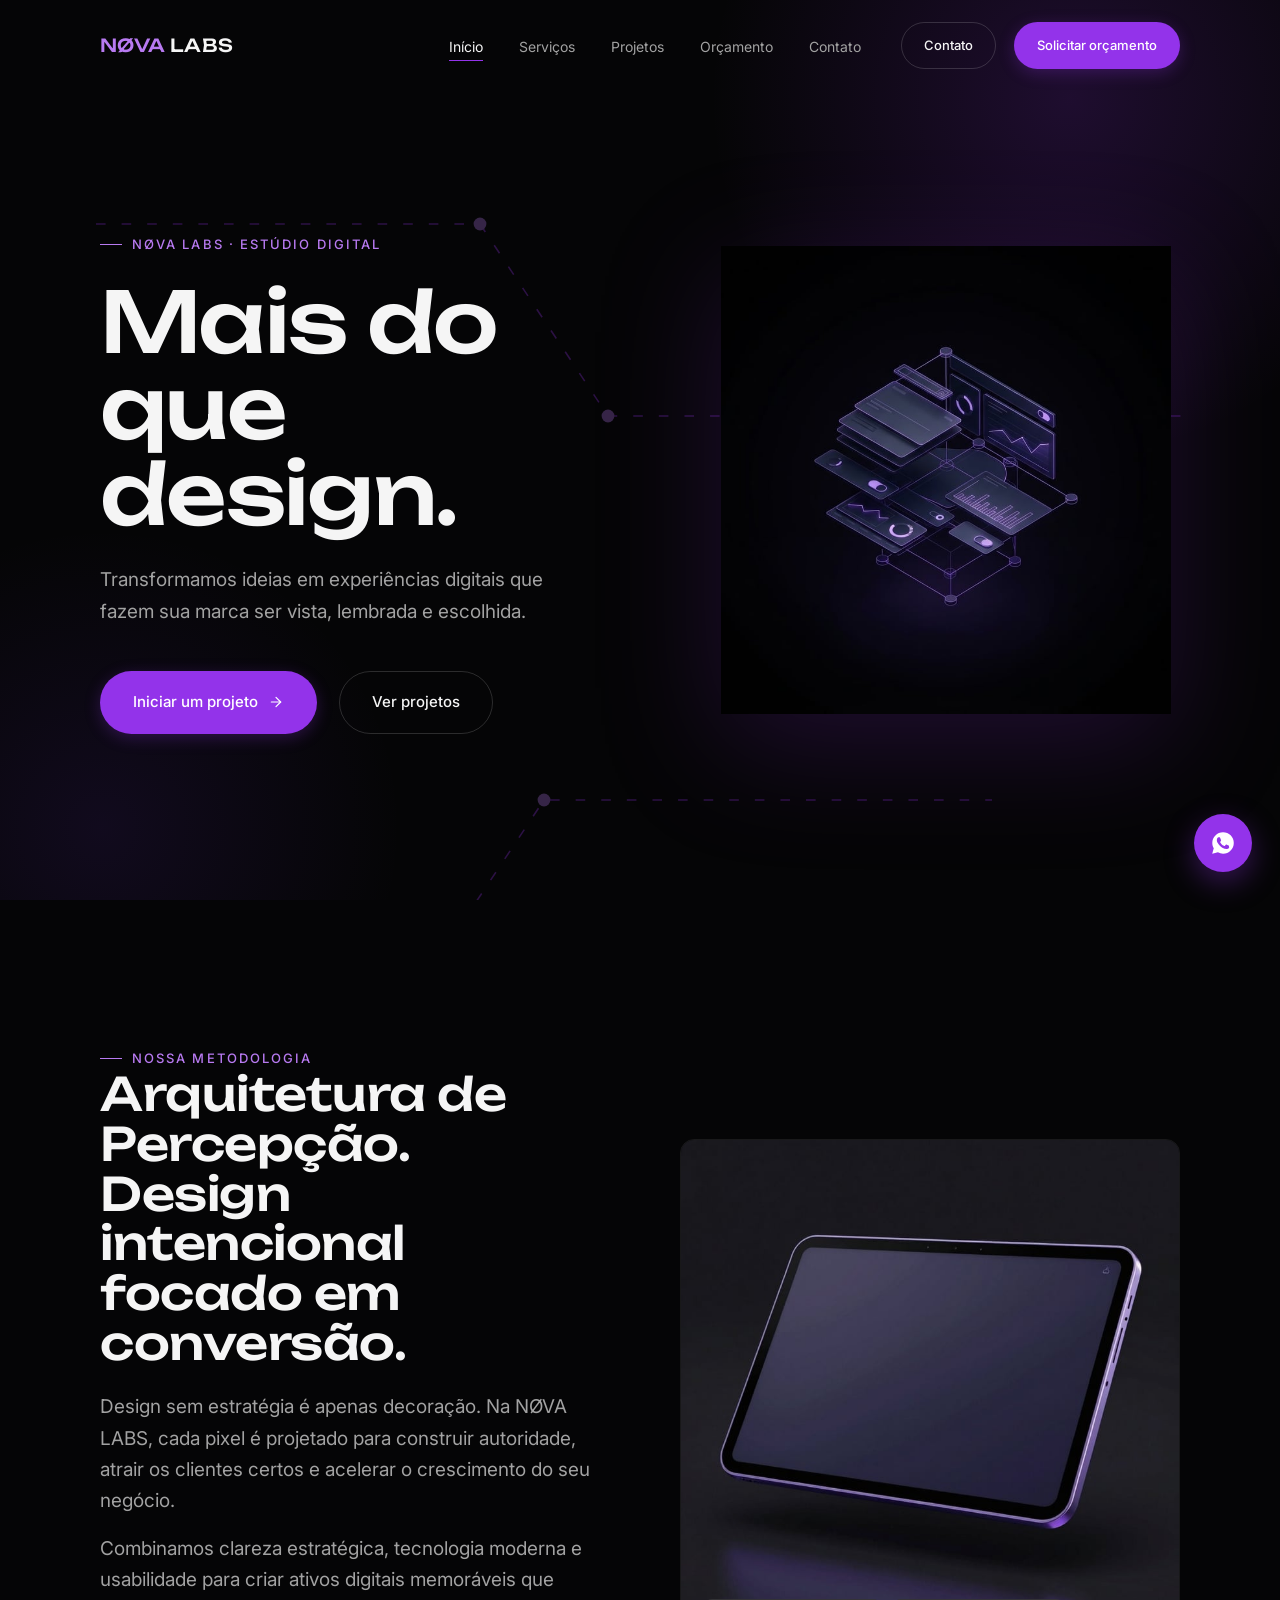
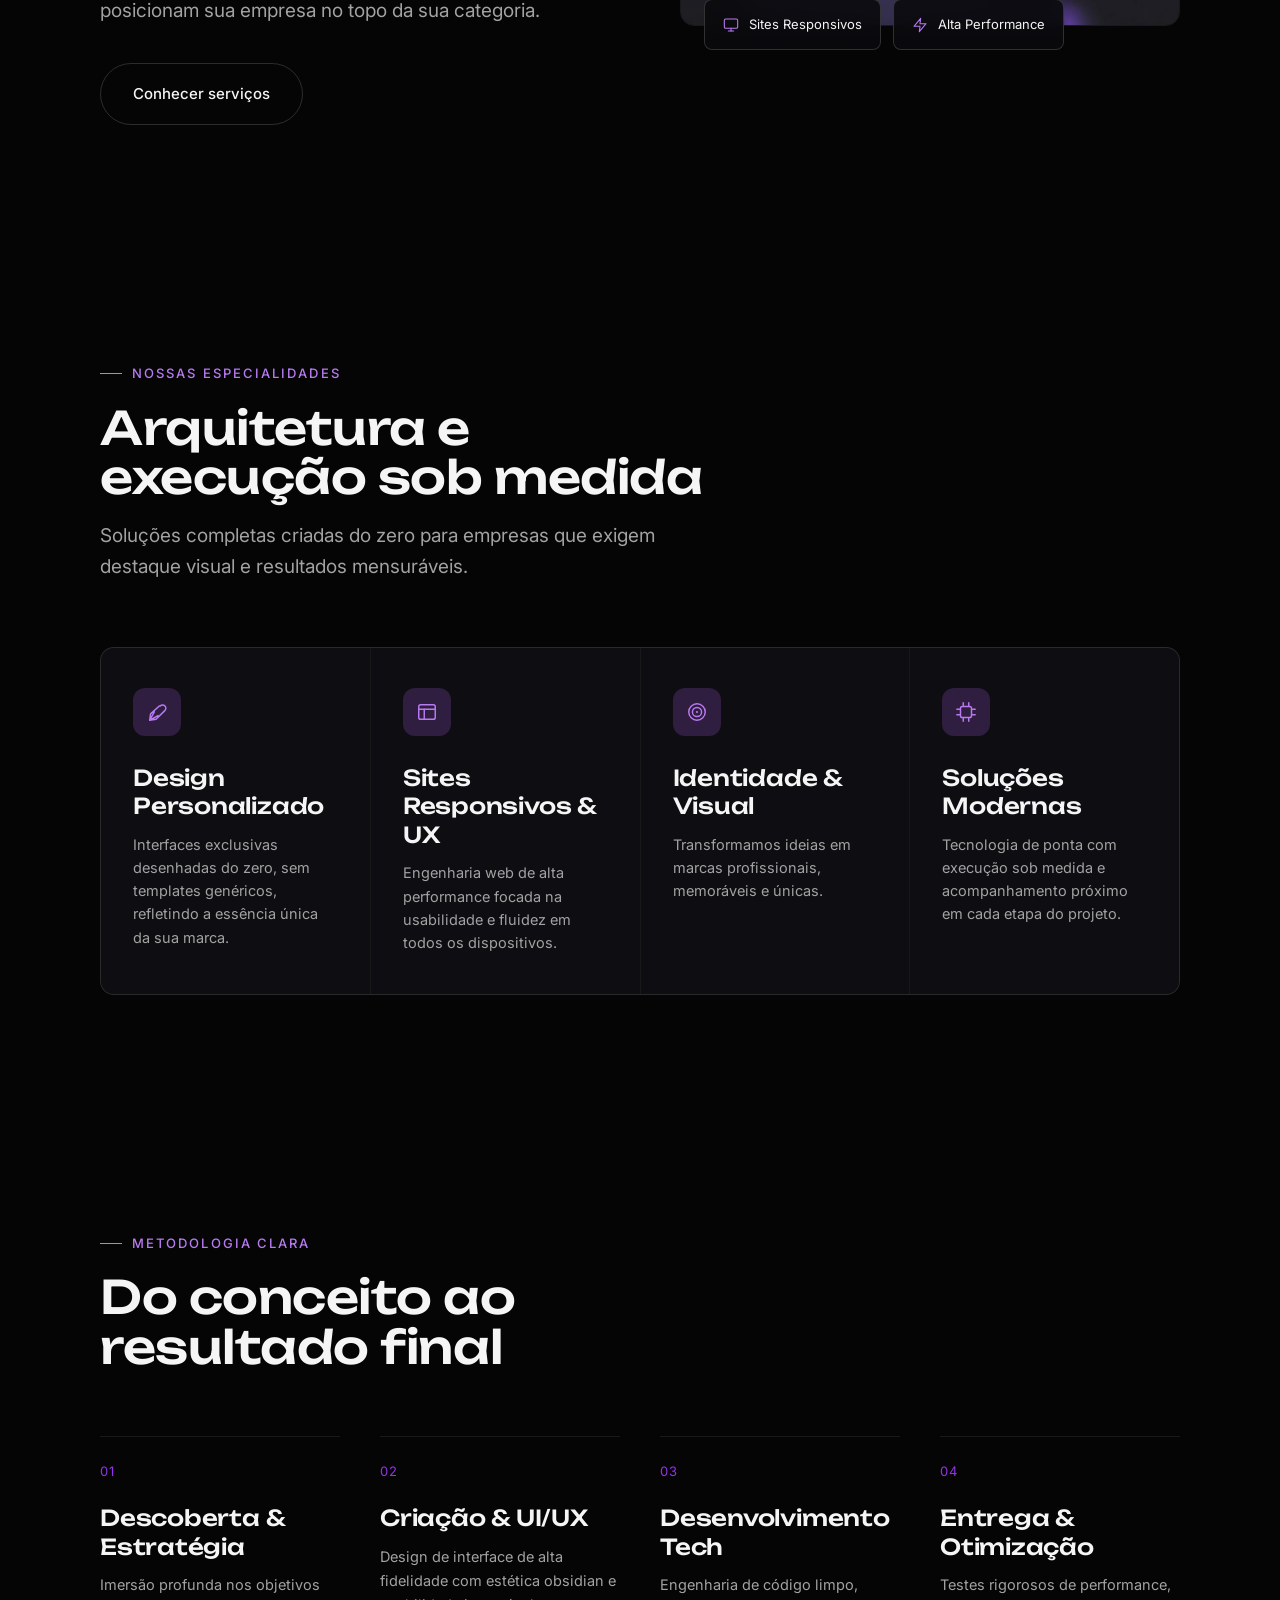
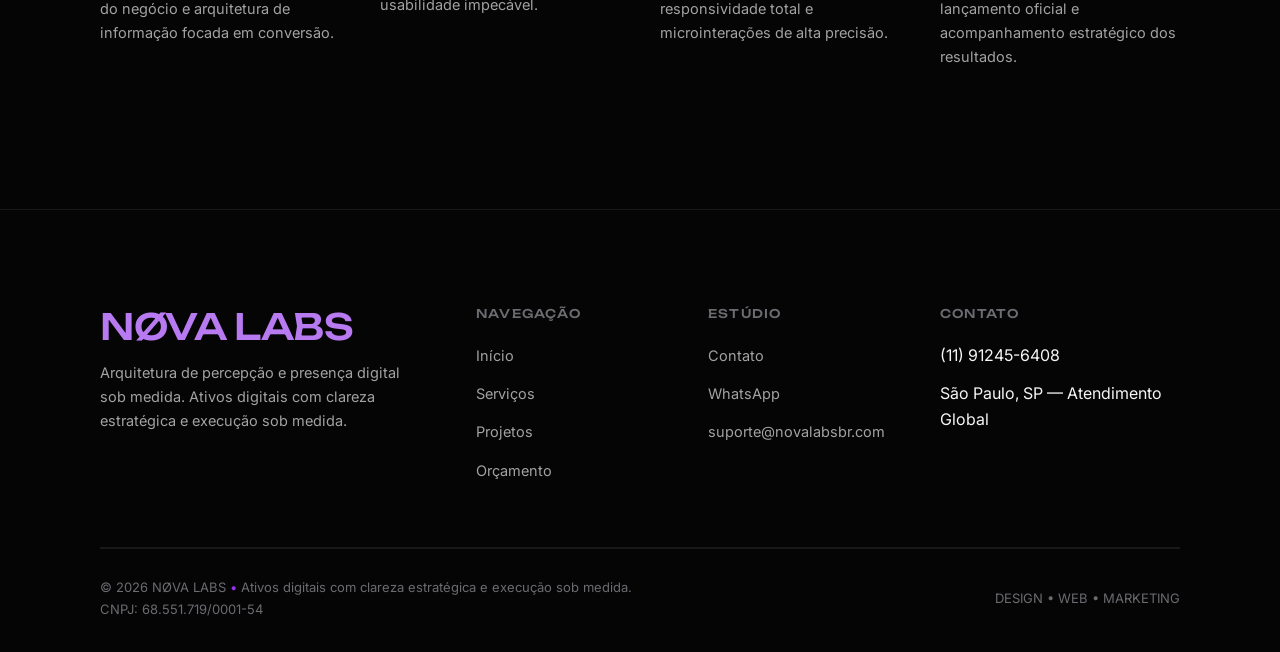
<file: index.html>
<!DOCTYPE html>
<html lang="pt-BR">
<head>
<meta charset="UTF-8">
<meta name="viewport" content="width=device-width, initial-scale=1.0">
<script>document.documentElement.classList.add('js');</script>
<link rel="preconnect" href="https://fonts.googleapis.com">
<link rel="preconnect" href="https://fonts.gstatic.com" crossorigin>
<link href="https://fonts.googleapis.com/css2?family=Unbounded:wght@400;500;600;700&family=Inter:wght@400;500;600&display=swap" rel="stylesheet">
<link rel="icon" type="image/svg+xml" href="assets/icons/favicon.svg">
<link rel="stylesheet" href="css/style.css">
<link rel="stylesheet" href="css/animations.css">
<link rel="stylesheet" href="css/responsive.css">
<title>NOVA LABS — Arquitetura de Percepção e Presença Digital</title>
<meta name="description" content="A NØVA LABS cria sites, identidades visuais e produtos digitais sob medida. Design intencional focado em conversão, para marcas que querem ser vistas, lembradas e escolhidas.">
<meta property="og:type" content="website">
<meta property="og:site_name" content="NØVA LABS">
<meta property="og:title" content="NOVA LABS — Arquitetura de Percepção e Presença Digital">
<meta property="og:description" content="A NØVA LABS cria sites, identidades visuais e produtos digitais sob medida. Design intencional focado em conversão, para marcas que querem ser vistas, lembradas e escolhidas.">
<meta property="og:url" content="https://www.novalabsbr.com/">
<meta property="og:image" content="assets/images/projects/isometric-system.png">
<meta name="twitter:card" content="summary_large_image">
<meta name="twitter:title" content="NOVA LABS — Arquitetura de Percepção e Presença Digital">
<meta name="twitter:description" content="A NØVA LABS cria sites, identidades visuais e produtos digitais sob medida. Design intencional focado em conversão, para marcas que querem ser vistas, lembradas e escolhidas.">
<link rel="canonical" href="https://www.novalabsbr.com/">
</head>
<body>
  <a href="#main" class="skip-link">Pular para o conteúdo</a>
  <header class="site-header" data-header>
    <div class="container">
      <a href="/" class="logo">NØVA<span>&nbsp;LABS</span></a>
      <nav class="nav">
        <ul class="nav-links">
          <li><a href="/" data-nav-link class="is-active">Início</a></li>
          <li><a href="/servicos" data-nav-link>Serviços</a></li>
          <li><a href="/projetos" data-nav-link>Projetos</a></li>
          <li><a href="/orcamento" data-nav-link>Orçamento</a></li>
          <li><a href="/contato" data-nav-link>Contato</a></li>
        </ul>
        <div class="nav-cta">
          <a href="/contato" class="btn btn--secondary btn--sm">Contato</a>
          <a href="/orcamento" class="btn btn--primary btn--sm">Solicitar orçamento</a>
        </div>
        <button class="menu-toggle" data-menu-toggle aria-label="Abrir menu" aria-expanded="false" aria-controls="mobile-nav">
          <svg viewBox="0 0 24 24" fill="none" stroke="currentColor" stroke-width="1.8" stroke-linecap="round"><line x1="3" y1="7" x2="21" y2="7"/><line x1="3" y1="12" x2="21" y2="12"/><line x1="3" y1="17" x2="21" y2="17"/></svg>
        </button>
      </nav>
    </div>
  </header>

  <div class="mobile-nav" id="mobile-nav" data-mobile-nav>
    <div class="mobile-nav-top">
      <a href="/" class="logo">NØVA<span>&nbsp;LABS</span></a>
      <button class="menu-toggle" data-menu-close aria-label="Fechar menu">
        <svg viewBox="0 0 24 24" fill="none" stroke="currentColor" stroke-width="1.8" stroke-linecap="round"><line x1="5" y1="5" x2="19" y2="19"/><line x1="19" y1="5" x2="5" y2="19"/></svg>
      </button>
    </div>
    <div class="mobile-nav-links">
      <a href="/" data-nav-link class="is-active">Início</a>
      <a href="/servicos" data-nav-link>Serviços</a>
      <a href="/projetos" data-nav-link>Projetos</a>
      <a href="/orcamento" data-nav-link>Orçamento</a>
      <a href="/contato" data-nav-link>Contato</a>
    </div>
    <div class="mobile-nav-foot">
      <a href="/orcamento" class="btn btn--primary">Solicitar orçamento</a>
      <a href="#" data-wa class="btn btn--secondary">Falar no WhatsApp</a>
    </div>
  </div>

  <main id="main">

  <!-- HERO -->
  <section class="hero">
    <div class="hero-bg-glow"></div>
    <svg class="hero-lines" viewBox="0 0 800 800" preserveAspectRatio="xMidYMid slice" xmlns="http://www.w3.org/2000/svg">
  <g stroke="#9333ea" stroke-width="1" fill="none" opacity="0.5">
    <path class="line-flow" d="M40 620 L260 620 L340 500 L620 500" />
    <path class="line-flow" d="M60 140 L300 140 L380 260 L740 260" />
    <circle class="node-pulse" cx="260" cy="620" r="4" fill="#b87af1" stroke="none" />
    <circle class="node-pulse delay-1" cx="340" cy="500" r="4" fill="#b87af1" stroke="none" />
    <circle class="node-pulse delay-2" cx="300" cy="140" r="4" fill="#b87af1" stroke="none" />
    <circle class="node-pulse delay-3" cx="380" cy="260" r="4" fill="#b87af1" stroke="none" />
  </g>
</svg>
    <div class="container hero-grid">
      <div class="hero-copy">
        <span class="eyebrow">NØVA LABS · Estúdio Digital</span>
        <h1>Mais do que<br>design.</h1>
        <p class="body-lg">Transformamos ideias em experiências digitais que fazem sua marca ser vista, lembrada e escolhida.</p>
        <div class="hero-actions">
          <a href="/orcamento" class="btn btn--primary">Iniciar um projeto <svg viewBox="0 0 24 24" fill="none" stroke="currentColor" stroke-width="1.8" stroke-linecap="round" stroke-linejoin="round"><line x1="5" y1="12" x2="19" y2="12"/><polyline points="12 5 19 12 12 19"/></svg></a>
          <a href="/projetos" class="btn btn--secondary">Ver projetos</a>
        </div>
        
      </div>
      <div class="hero-visual">
        <img src="assets/images/projects/isometric-system.png" alt="Sistema isométrico de interfaces digitais em roxo, representando a arquitetura de percepção da NØVA LABS" loading="eager">
      </div>
    </div>
  </section>

  <!-- METODOLOGIA -->
  <section class="section" id="metodologia">
    <div class="container">
      <div class="split">
        <div data-reveal>
          <span class="eyebrow">Nossa Metodologia</span>
          <h2>Arquitetura de Percepção. Design intencional focado em conversão.</h2>
          <p class="body-lg" style="margin-top:24px;">Design sem estratégia é apenas decoração. Na NØVA LABS, cada pixel é projetado para construir autoridade, atrair os clientes certos e acelerar o crescimento do seu negócio.</p>
          <p class="body-lg" style="margin-top:16px;">Combinamos clareza estratégica, tecnologia moderna e usabilidade para criar ativos digitais memoráveis que posicionam sua empresa no topo da sua categoria.</p>
          <a href="/servicos" class="btn btn--secondary" style="margin-top:36px;">Conhecer serviços</a>
        </div>
        <div class="split-media" data-reveal data-reveal-delay="2">
          <img src="assets/images/projects/methodology-visual.png" alt="Interface de aplicativo financeiro em dark mode com gráficos em roxo neon" loading="lazy">
          <div class="split-tags">
            <span class="split-tag"><svg viewBox="0 0 24 24" fill="none" stroke="currentColor" stroke-width="1.6" stroke-linecap="round" stroke-linejoin="round"><rect x="2" y="3" width="20" height="14" rx="2"/><line x1="8" y1="21" x2="16" y2="21"/><line x1="12" y1="17" x2="12" y2="21"/></svg> Sites Responsivos</span>
            <span class="split-tag"><svg viewBox="0 0 24 24" fill="none" stroke="currentColor" stroke-width="1.6" stroke-linecap="round" stroke-linejoin="round"><polygon points="13 2 3 14 12 14 11 22 21 10 12 10 13 2"/></svg> Alta Performance</span>
          </div>
        </div>
      </div>
    </div>
  </section>

  <!-- ESPECIALIDADES -->
  <section class="section section--tight">
    <div class="container">
      <div class="section-head">
        <span class="eyebrow">Nossas Especialidades</span>
        <h2>Arquitetura e execução sob medida</h2>
        <p class="body-lg" style="margin-top:18px;">Soluções completas criadas do zero para empresas que exigem destaque visual e resultados mensuráveis.</p>
      </div>
      <div class="card-grid">
        <div class="spec-card">
          <div class="spec-icon"><svg viewBox="0 0 24 24" fill="none" stroke="currentColor" stroke-width="1.6" stroke-linecap="round" stroke-linejoin="round"><path d="M9.06 11.9 4 21l9.1-5.06M15.5 5.5a3.54 3.54 0 1 1 5 5L11 20 4 21l1-7 9.5-8.5Z"/></svg></div>
          <h4>Design Personalizado</h4>
          <p>Interfaces exclusivas desenhadas do zero, sem templates genéricos, refletindo a essência única da sua marca.</p>
        </div>
        <div class="spec-card">
          <div class="spec-icon"><svg viewBox="0 0 24 24" fill="none" stroke="currentColor" stroke-width="1.6" stroke-linecap="round" stroke-linejoin="round"><rect x="3" y="4" width="18" height="16" rx="2"/><line x1="3" y1="9" x2="21" y2="9"/><line x1="9" y1="9" x2="9" y2="20"/></svg></div>
          <h4>Sites Responsivos &amp; UX</h4>
          <p>Engenharia web de alta performance focada na usabilidade e fluidez em todos os dispositivos.</p>
        </div>
        <div class="spec-card">
          <div class="spec-icon"><svg viewBox="0 0 24 24" fill="none" stroke="currentColor" stroke-width="1.6"><circle cx="12" cy="12" r="9"/><circle cx="12" cy="12" r="5"/><circle cx="12" cy="12" r="1.2" fill="currentColor" stroke="none"/></svg></div>
          <h4>Identidade &amp; Visual</h4>
          <p>Transformamos ideias em marcas profissionais, memoráveis e únicas.</p>
        </div>
        <div class="spec-card">
          <div class="spec-icon"><svg viewBox="0 0 24 24" fill="none" stroke="currentColor" stroke-width="1.6" stroke-linecap="round" stroke-linejoin="round"><rect x="6" y="6" width="12" height="12" rx="2"/><path d="M9 2v3M15 2v3M9 19v3M15 19v3M2 9h3M2 15h3M19 9h3M19 15h3"/></svg></div>
          <h4>Soluções Modernas</h4>
          <p>Tecnologia de ponta com execução sob medida e acompanhamento próximo em cada etapa do projeto.</p>
        </div>
      </div>
    </div>
  </section>

  <!-- PROCESSO -->
  <section class="section">
    <div class="container">
      <div class="section-head">
        <span class="eyebrow">Metodologia Clara</span>
        <h2>Do conceito ao resultado final</h2>
      </div>
      <div class="process-list">
        <div class="process-item">
          <span class="index">01</span>
          <h4>Descoberta &amp; Estratégia</h4>
          <p>Imersão profunda nos objetivos do negócio e arquitetura de informação focada em conversão.</p>
        </div>
        <div class="process-item">
          <span class="index">02</span>
          <h4>Criação &amp; UI/UX</h4>
          <p>Design de interface de alta fidelidade com estética obsidian e usabilidade impecável.</p>
        </div>
        <div class="process-item">
          <span class="index">03</span>
          <h4>Desenvolvimento Tech</h4>
          <p>Engenharia de código limpo, responsividade total e microinterações de alta precisão.</p>
        </div>
        <div class="process-item">
          <span class="index">04</span>
          <h4>Entrega &amp; Otimização</h4>
          <p>Testes rigorosos de performance, lançamento oficial e acompanhamento estratégico dos resultados.</p>
        </div>
      </div>
    </div>
  </section>

  <!-- STATS -->
 
  </main>
  <footer class="site-footer">
    <div class="container">
      <div class="footer-top">
        <div class="footer-brand">
          <h3>NØVA LABS</h3>
          <p>Arquitetura de percepção e presença digital sob medida. Ativos digitais com clareza estratégica e execução sob medida.</p>
        </div>
        <div class="footer-col">
          <h6>Navegação</h6>
          <ul>
            <li><a href="/">Início</a></li>
            <li><a href="/servicos">Serviços</a></li>
            <li><a href="/projetos">Projetos</a></li>
            <li><a href="/orcamento">Orçamento</a></li>
          </ul>
        </div>
        <div class="footer-col">
          <h6>Estúdio</h6>
          <ul>
            <li><a href="/contato">Contato</a></li>
            <li><a href="#" data-wa>WhatsApp</a></li>
            <li><a href="mailto:suporte@novalabsbr.com" data-email>suporte@novalabsbr.com</a></li>
          </ul>
        </div>
        <div class="footer-col">
          <h6>Contato</h6>
          <ul>
            <li data-phone>(11) 91245-6408</li>
            <li data-location>São Paulo, SP — Atendimento Global</li>
          </ul>
        </div>
      </div>
      <div class="divider"></div>
      <div class="footer-bottom">
        <p>&copy; 2026 NØVA LABS<span class="dot">•</span>Ativos digitais com clareza estratégica e execução sob medida.<br>CNPJ: 68.551.719/0001-54</p>
        <p>DESIGN • WEB • MARKETING</p>
      </div>
    </div>
  </footer>

  <a href="#" class="wa-float" data-wa-float aria-label="Falar no WhatsApp">
    <svg viewBox="0 0 24 24" fill="currentColor"><path d="M12.04 2C6.58 2 2.13 6.45 2.13 11.91c0 1.75.46 3.45 1.33 4.95L2.05 22l5.25-1.38a9.9 9.9 0 0 0 4.74 1.21h.01c5.46 0 9.9-4.45 9.9-9.9 0-2.65-1.03-5.14-2.9-7.01A9.86 9.86 0 0 0 12.04 2Zm5.8 14.1c-.24.68-1.4 1.32-1.93 1.4-.5.08-1.13.11-1.82-.12-.42-.13-.96-.31-1.65-.6-2.9-1.25-4.79-4.17-4.94-4.36-.14-.2-1.18-1.57-1.18-3 0-1.42.75-2.12 1.02-2.41.26-.29.57-.36.76-.36.19 0 .38 0 .55.01.18.01.41-.07.64.49.24.58.81 2 .88 2.14.07.15.12.32.02.51-.09.2-.14.32-.28.49-.14.17-.29.37-.42.5-.14.14-.28.29-.12.57.16.28.72 1.19 1.55 1.93 1.06.95 1.96 1.24 2.24 1.38.28.14.44.12.6-.07.16-.19.68-.79.87-1.06.18-.27.36-.22.6-.13.25.09 1.56.74 1.83.87.27.13.45.2.51.31.07.12.07.66-.17 1.33Z"/></svg>
  </a>

  <script src="js/main.js"></script>
  <script src="js/menu.js"></script>
  <script src="js/animations.js"></script>
</body>
</html>
</file>
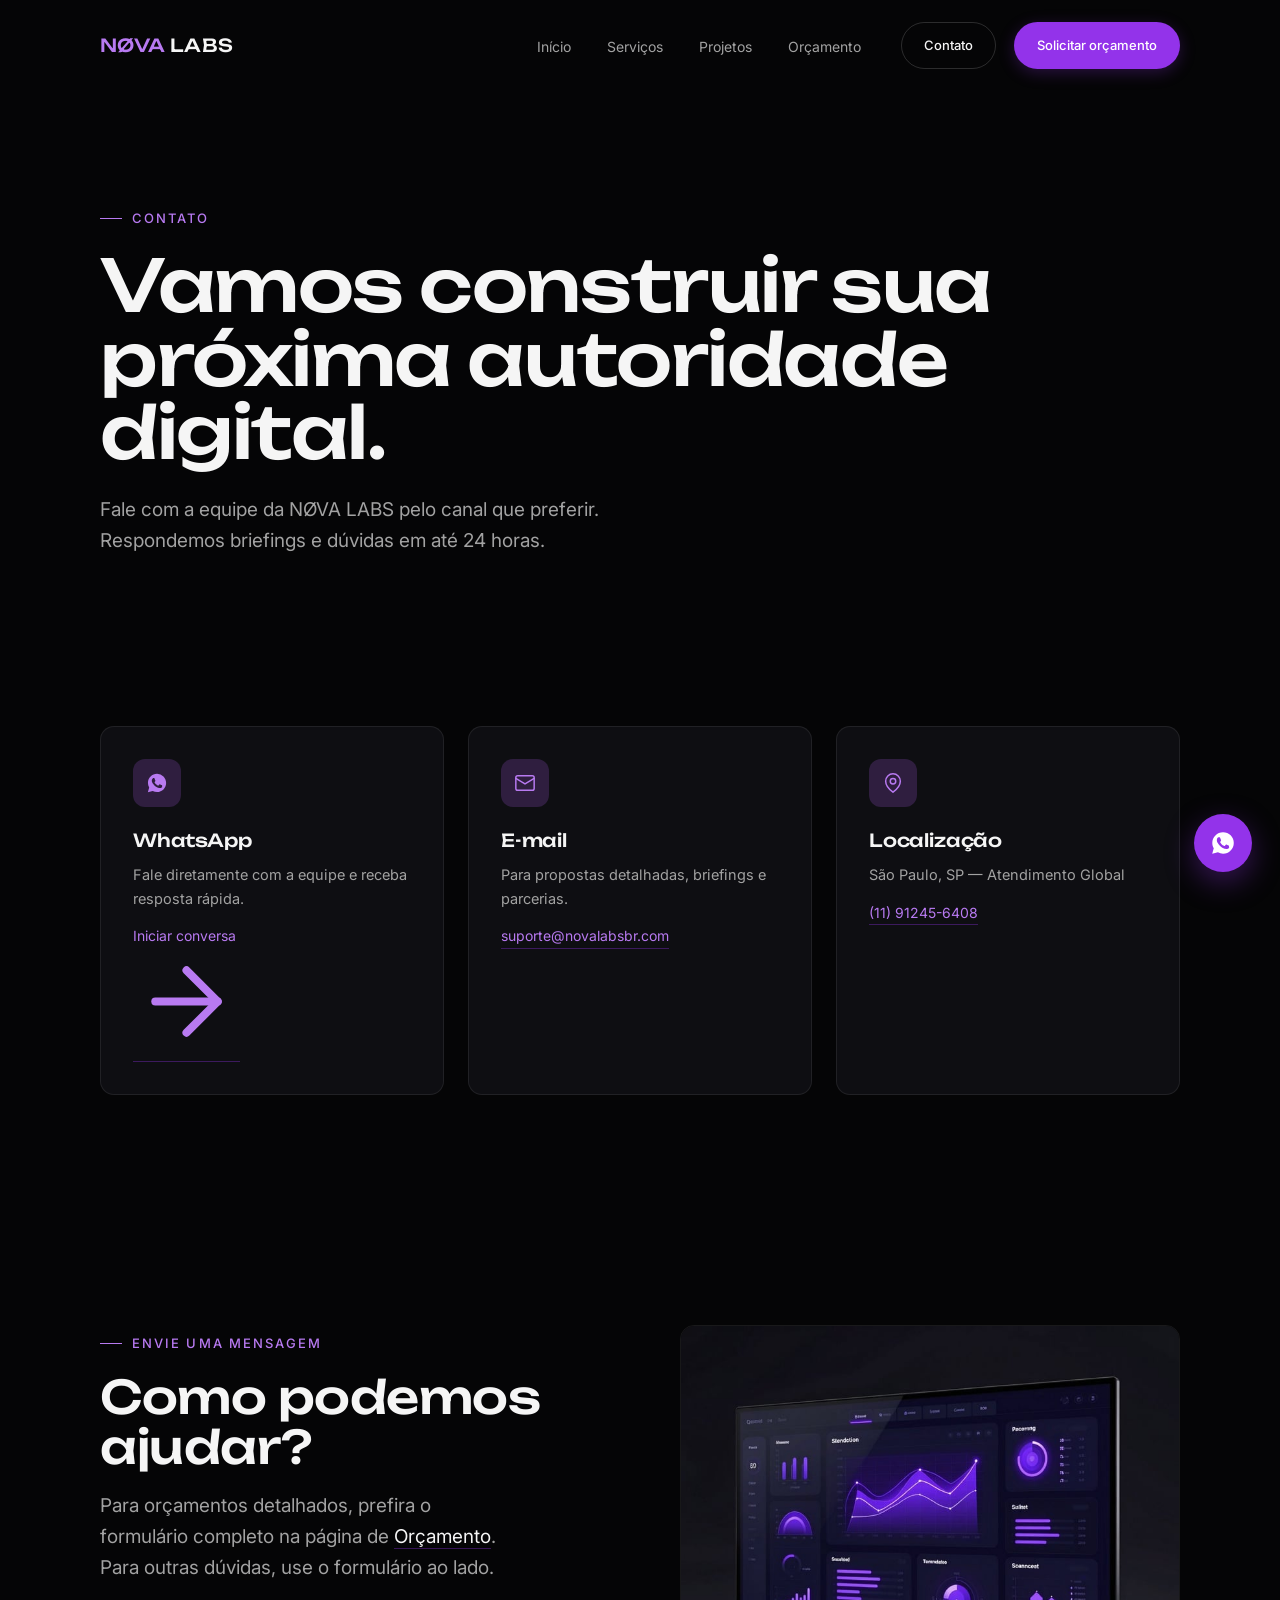
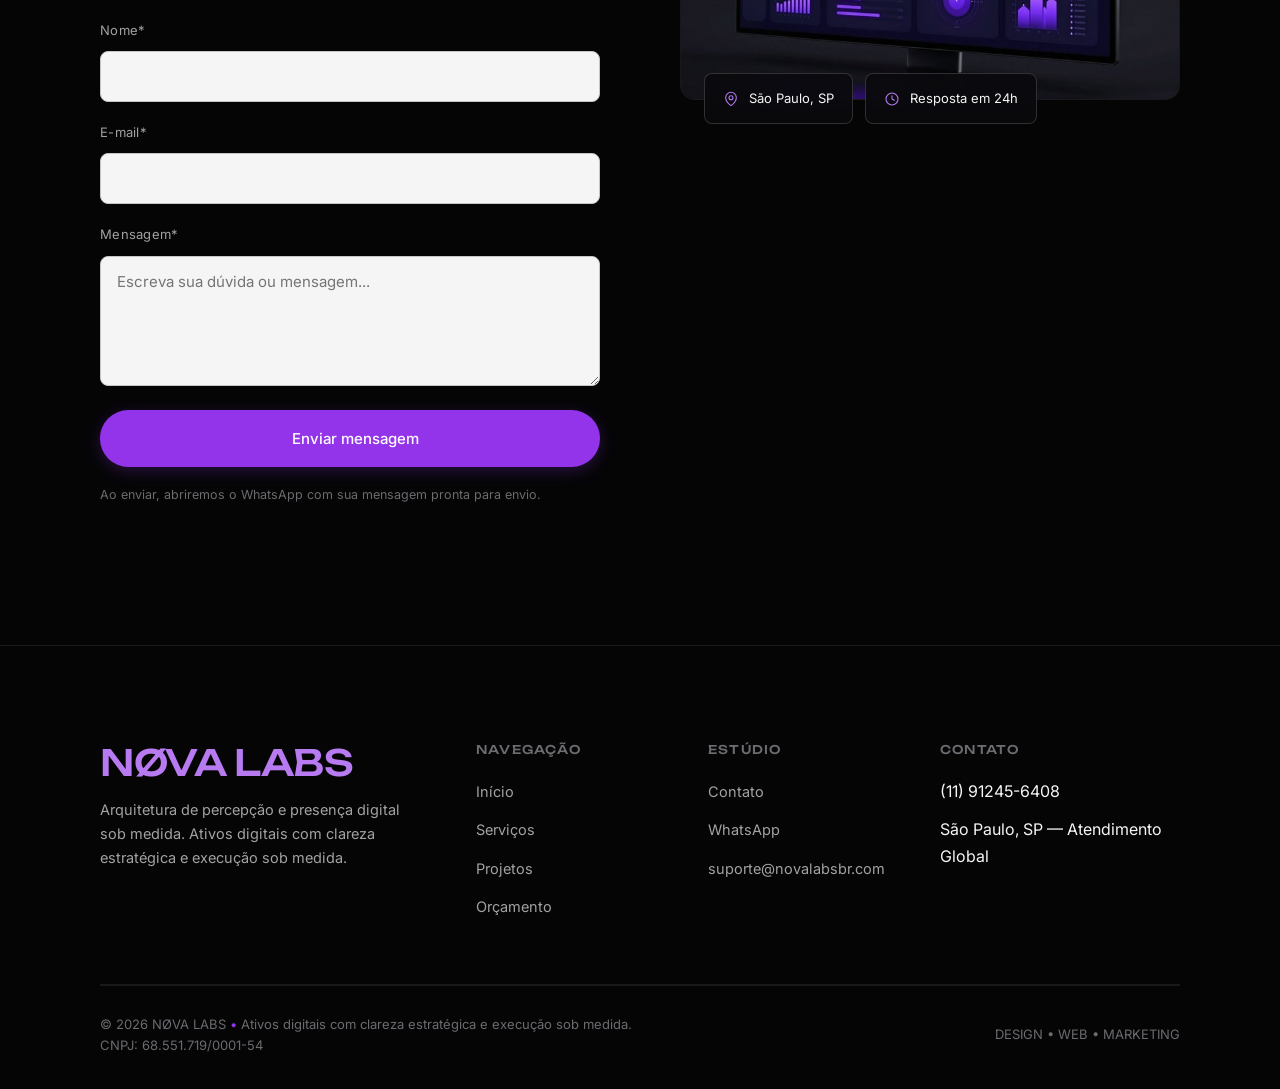
<file: contato.html>
<!DOCTYPE html>
<html lang="pt-BR">
<head>
<meta charset="UTF-8">
<meta name="viewport" content="width=device-width, initial-scale=1.0">
<script>document.documentElement.classList.add('js');</script>
<link rel="preconnect" href="https://fonts.googleapis.com">
<link rel="preconnect" href="https://fonts.gstatic.com" crossorigin>
<link href="https://fonts.googleapis.com/css2?family=Unbounded:wght@400;500;600;700&family=Inter:wght@400;500;600&display=swap" rel="stylesheet">
<link rel="icon" type="image/svg+xml" href="assets/icons/favicon.svg">
<link rel="stylesheet" href="css/style.css">
<link rel="stylesheet" href="css/animations.css">
<link rel="stylesheet" href="css/responsive.css">
<title>Contato | NOVA LABS</title>
<meta name="description" content="Fale com a NØVA LABS pelo WhatsApp, e-mail ou formulário. Estúdio digital em São Paulo com atendimento global.">
<meta property="og:type" content="website">
<meta property="og:site_name" content="NØVA LABS">
<meta property="og:title" content="Contato | NOVA LABS">
<meta property="og:description" content="Fale com a NØVA LABS pelo WhatsApp, e-mail ou formulário. Estúdio digital em São Paulo com atendimento global.">
<meta property="og:url" content="https://www.novalabsbr.com/contato">
<meta property="og:image" content="assets/images/projects/isometric-system.png">
<meta name="twitter:card" content="summary_large_image">
<meta name="twitter:title" content="Contato | NOVA LABS">
<meta name="twitter:description" content="Fale com a NØVA LABS pelo WhatsApp, e-mail ou formulário. Estúdio digital em São Paulo com atendimento global.">
<link rel="canonical" href="https://www.novalabsbr.com/contato">
</head>
<body>
  <a href="#main" class="skip-link">Pular para o conteúdo</a>
  <header class="site-header" data-header>
    <div class="container">
      <a href="/inicio" class="logo">NØVA<span>&nbsp;LABS</span></a>
      <nav class="nav">
        <ul class="nav-links">
          <li><a href="/inicio" data-nav-link>Início</a></li>
          <li><a href="/servicos" data-nav-link>Serviços</a></li>
          <li><a href="/projetos" data-nav-link>Projetos</a></li>
          <li><a href="/orcamento" data-nav-link>Orçamento</a></li>
        </ul>
        <div class="nav-cta">
          <a href="/contato" class="btn btn--secondary btn--sm">Contato</a>
          <a href="/orcamento" class="btn btn--primary btn--sm">Solicitar orçamento</a>
        </div>
        <button class="menu-toggle" data-menu-toggle aria-label="Abrir menu" aria-expanded="false" aria-controls="mobile-nav">
          <svg viewBox="0 0 24 24" fill="none" stroke="currentColor" stroke-width="1.8" stroke-linecap="round"><line x1="3" y1="7" x2="21" y2="7"/><line x1="3" y1="12" x2="21" y2="12"/><line x1="3" y1="17" x2="21" y2="17"/></svg>
        </button>
      </nav>
    </div>
  </header>

  <div class="mobile-nav" id="mobile-nav" data-mobile-nav>
    <div class="mobile-nav-top">
      <a href="/inicio" class="logo">NØVA<span>&nbsp;LABS</span></a>
      <button class="menu-toggle" data-menu-close aria-label="Fechar menu">
        <svg viewBox="0 0 24 24" fill="none" stroke="currentColor" stroke-width="1.8" stroke-linecap="round"><line x1="5" y1="5" x2="19" y2="19"/><line x1="19" y1="5" x2="5" y2="19"/></svg>
      </button>
    </div>
    <div class="mobile-nav-links">
      <a href="/inicio" data-nav-link>Início</a>
      <a href="/servicos" data-nav-link>Serviços</a>
      <a href="/projetos" data-nav-link>Projetos</a>
      <a href="/orcamento" data-nav-link>Orçamento</a>
    </div>
    <div class="mobile-nav-foot">
      <a href="/orcamento" class="btn btn--primary">Solicitar orçamento</a>
      <a href="#" data-wa class="btn btn--secondary">Falar no WhatsApp</a>
    </div>
  </div>

  <main id="main">

  <section class="page-hero page-hero--compact">
    <div class="container">
      <span class="eyebrow">Contato</span>
      <h1 style="margin-top:20px;">Vamos construir sua<br>próxima autoridade digital.</h1>
      <p class="body-lg" style="max-width:560px; margin-top:24px;">Fale com a equipe da NØVA LABS pelo canal que preferir. Respondemos briefings e dúvidas em até 24 horas.</p>
    </div>
  </section>

  <!-- INFO CARDS -->
  <section class="section--tight">
    <div class="container">
      <div class="info-grid">
        <div class="info-card">
          <div class="spec-icon"><svg viewBox="0 0 24 24" fill="currentColor"><path d="M12.04 2C6.58 2 2.13 6.45 2.13 11.91c0 1.75.46 3.45 1.33 4.95L2.05 22l5.25-1.38a9.9 9.9 0 0 0 4.74 1.21h.01c5.46 0 9.9-4.45 9.9-9.9 0-2.65-1.03-5.14-2.9-7.01A9.86 9.86 0 0 0 12.04 2Zm5.8 14.1c-.24.68-1.4 1.32-1.93 1.4-.5.08-1.13.11-1.82-.12-.42-.13-.96-.31-1.65-.6-2.9-1.25-4.79-4.17-4.94-4.36-.14-.2-1.18-1.57-1.18-3 0-1.42.75-2.12 1.02-2.41.26-.29.57-.36.76-.36.19 0 .38 0 .55.01.18.01.41-.07.64.49.24.58.81 2 .88 2.14.07.15.12.32.02.51-.09.2-.14.32-.28.49-.14.17-.29.37-.42.5-.14.14-.28.29-.12.57.16.28.72 1.19 1.55 1.93 1.06.95 1.96 1.24 2.24 1.38.28.14.44.12.6-.07.16-.19.68-.79.87-1.06.18-.27.36-.22.6-.13.25.09 1.56.74 1.83.87.27.13.45.2.51.31.07.12.07.66-.17 1.33Z"/></svg></div>
          <h5>WhatsApp</h5>
          <p>Fale diretamente com a equipe e receba resposta rápida.</p>
          <a href="#" class="info-link" data-wa>Iniciar conversa <svg viewBox="0 0 24 24" fill="none" stroke="currentColor" stroke-width="1.8" stroke-linecap="round" stroke-linejoin="round"><line x1="5" y1="12" x2="19" y2="12"/><polyline points="12 5 19 12 12 19"/></svg></a>
        </div>
        <div class="info-card">
          <div class="spec-icon"><svg viewBox="0 0 24 24" fill="none" stroke="currentColor" stroke-width="1.6" stroke-linecap="round" stroke-linejoin="round"><rect x="2" y="4" width="20" height="16" rx="2"/><path d="m2 7 10 6 10-6"/></svg></div>
          <h5>E-mail</h5>
          <p>Para propostas detalhadas, briefings e parcerias.</p>
          <a href="mailto:suporte@novalabsbr.com" class="info-link" data-email>suporte@novalabsbr.com</a>
        </div>
        <div class="info-card">
          <div class="spec-icon"><svg viewBox="0 0 24 24" fill="none" stroke="currentColor" stroke-width="1.6" stroke-linecap="round" stroke-linejoin="round"><path d="M20 10c0 6-8 12-8 12s-8-6-8-12a8 8 0 0 1 16 0Z"/><circle cx="12" cy="10" r="3"/></svg></div>
          <h5>Localização</h5>
          <p data-location>São Paulo, SP — Atendimento Global</p>
          <a href="#" class="info-link" data-phone>(11) 91245-6408</a>
        </div>
      </div>
    </div>
  </section>

  <!-- FORM + MAP -->
  <section class="section">
    <div class="container">
      <div class="split" style="align-items:flex-start;">
        <div data-reveal>
          <span class="eyebrow">Envie uma mensagem</span>
          <h2 style="margin-top:18px;">Como podemos ajudar?</h2>
          <p class="body-lg" style="margin-top:18px; max-width:420px;">Para orçamentos detalhados, prefira o formulário completo na página de <a href="/orcamento" class="btn--ghost" style="display:inline;">Orçamento</a>. Para outras dúvidas, use o formulário ao lado.</p>

          <form data-form="contact" novalidate style="margin-top:36px;">
            <div class="form-grid">
              <div class="form-field full">
                <label for="c-name">Nome*</label>
                <input type="text" id="c-name" name="name" required autocomplete="name">
              </div>
              <div class="form-field full">
                <label for="c-email">E-mail*</label>
                <input type="email" id="c-email" name="email" required autocomplete="email">
              </div>
              <div class="form-field full">
                <label for="c-message">Mensagem*</label>
                <textarea id="c-message" name="message" required placeholder="Escreva sua dúvida ou mensagem..."></textarea>
              </div>
            </div>
            <button type="submit" class="btn btn--primary btn--block" style="margin-top:24px;">
              <span class="spinner"></span>
              Enviar mensagem
            </button>
            <p class="form-note">Ao enviar, abriremos o WhatsApp com sua mensagem pronta para envio.</p>
            <div class="form-status" data-form-status role="status" aria-live="polite"></div>
          </form>
        </div>

        <div class="split-media" data-reveal data-reveal-delay="2">
          <img src="assets/images/projects/dashboard-analytics.png" alt="Painel de dados com gráficos em roxo representando o estúdio NØVA LABS" loading="lazy">
          <div class="split-tags">
            <span class="split-tag"><svg viewBox="0 0 24 24" fill="none" stroke="currentColor" stroke-width="1.6" stroke-linecap="round" stroke-linejoin="round"><path d="M20 10c0 6-8 12-8 12s-8-6-8-12a8 8 0 0 1 16 0Z"/><circle cx="12" cy="10" r="3"/></svg> São Paulo, SP</span>
            <span class="split-tag"><svg viewBox="0 0 24 24" fill="none" stroke="currentColor" stroke-width="1.6" stroke-linecap="round" stroke-linejoin="round"><circle cx="12" cy="12" r="9"/><polyline points="12 7 12 12 15.5 14"/></svg> Resposta em 24h</span>
          </div>
        </div>
      </div>
    </div>
  </section>

  </main>
  <footer class="site-footer">
    <div class="container">
      <div class="footer-top">
        <div class="footer-brand">
          <h3>NØVA LABS</h3>
          <p>Arquitetura de percepção e presença digital sob medida. Ativos digitais com clareza estratégica e execução sob medida.</p>
        </div>
        <div class="footer-col">
          <h6>Navegação</h6>
          <ul>
            <li><a href="/inicio">Início</a></li>
            <li><a href="/servicos">Serviços</a></li>
            <li><a href="/projetos">Projetos</a></li>
            <li><a href="/orcamento">Orçamento</a></li>
          </ul>
        </div>
        <div class="footer-col">
          <h6>Estúdio</h6>
          <ul>
            <li><a href="/contato">Contato</a></li>
            <li><a href="#" data-wa>WhatsApp</a></li>
            <li><a href="mailto:suporte@novalabsbr.com" data-email>suporte@novalabsbr.com</a></li>
          </ul>
        </div>
        <div class="footer-col">
          <h6>Contato</h6>
          <ul>
            <li data-phone>(11) 91245-6408</li>
            <li data-location>São Paulo, SP — Atendimento Global</li>
          </ul>
        </div>
      </div>
      <div class="divider"></div>
      <div class="footer-bottom">
        <p>&copy; 2026 NØVA LABS<span class="dot">•</span>Ativos digitais com clareza estratégica e execução sob medida.<br>CNPJ: 68.551.719/0001-54</p>
        <p>DESIGN • WEB • MARKETING</p>
      </div>
    </div>
  </footer>

  <a href="#" class="wa-float" data-wa-float aria-label="Falar no WhatsApp">
    <svg viewBox="0 0 24 24" fill="currentColor"><path d="M12.04 2C6.58 2 2.13 6.45 2.13 11.91c0 1.75.46 3.45 1.33 4.95L2.05 22l5.25-1.38a9.9 9.9 0 0 0 4.74 1.21h.01c5.46 0 9.9-4.45 9.9-9.9 0-2.65-1.03-5.14-2.9-7.01A9.86 9.86 0 0 0 12.04 2Zm5.8 14.1c-.24.68-1.4 1.32-1.93 1.4-.5.08-1.13.11-1.82-.12-.42-.13-.96-.31-1.65-.6-2.9-1.25-4.79-4.17-4.94-4.36-.14-.2-1.18-1.57-1.18-3 0-1.42.75-2.12 1.02-2.41.26-.29.57-.36.76-.36.19 0 .38 0 .55.01.18.01.41-.07.64.49.24.58.81 2 .88 2.14.07.15.12.32.02.51-.09.2-.14.32-.28.49-.14.17-.29.37-.42.5-.14.14-.28.29-.12.57.16.28.72 1.19 1.55 1.93 1.06.95 1.96 1.24 2.24 1.38.28.14.44.12.6-.07.16-.19.68-.79.87-1.06.18-.27.36-.22.6-.13.25.09 1.56.74 1.83.87.27.13.45.2.51.31.07.12.07.66-.17 1.33Z"/></svg>
  </a>

  <script src="js/main.js"></script>
  <script src="js/menu.js"></script>
  <script src="js/animations.js"></script>
  <script src="js/forms.js"></script>
</body>
</html>
</file>
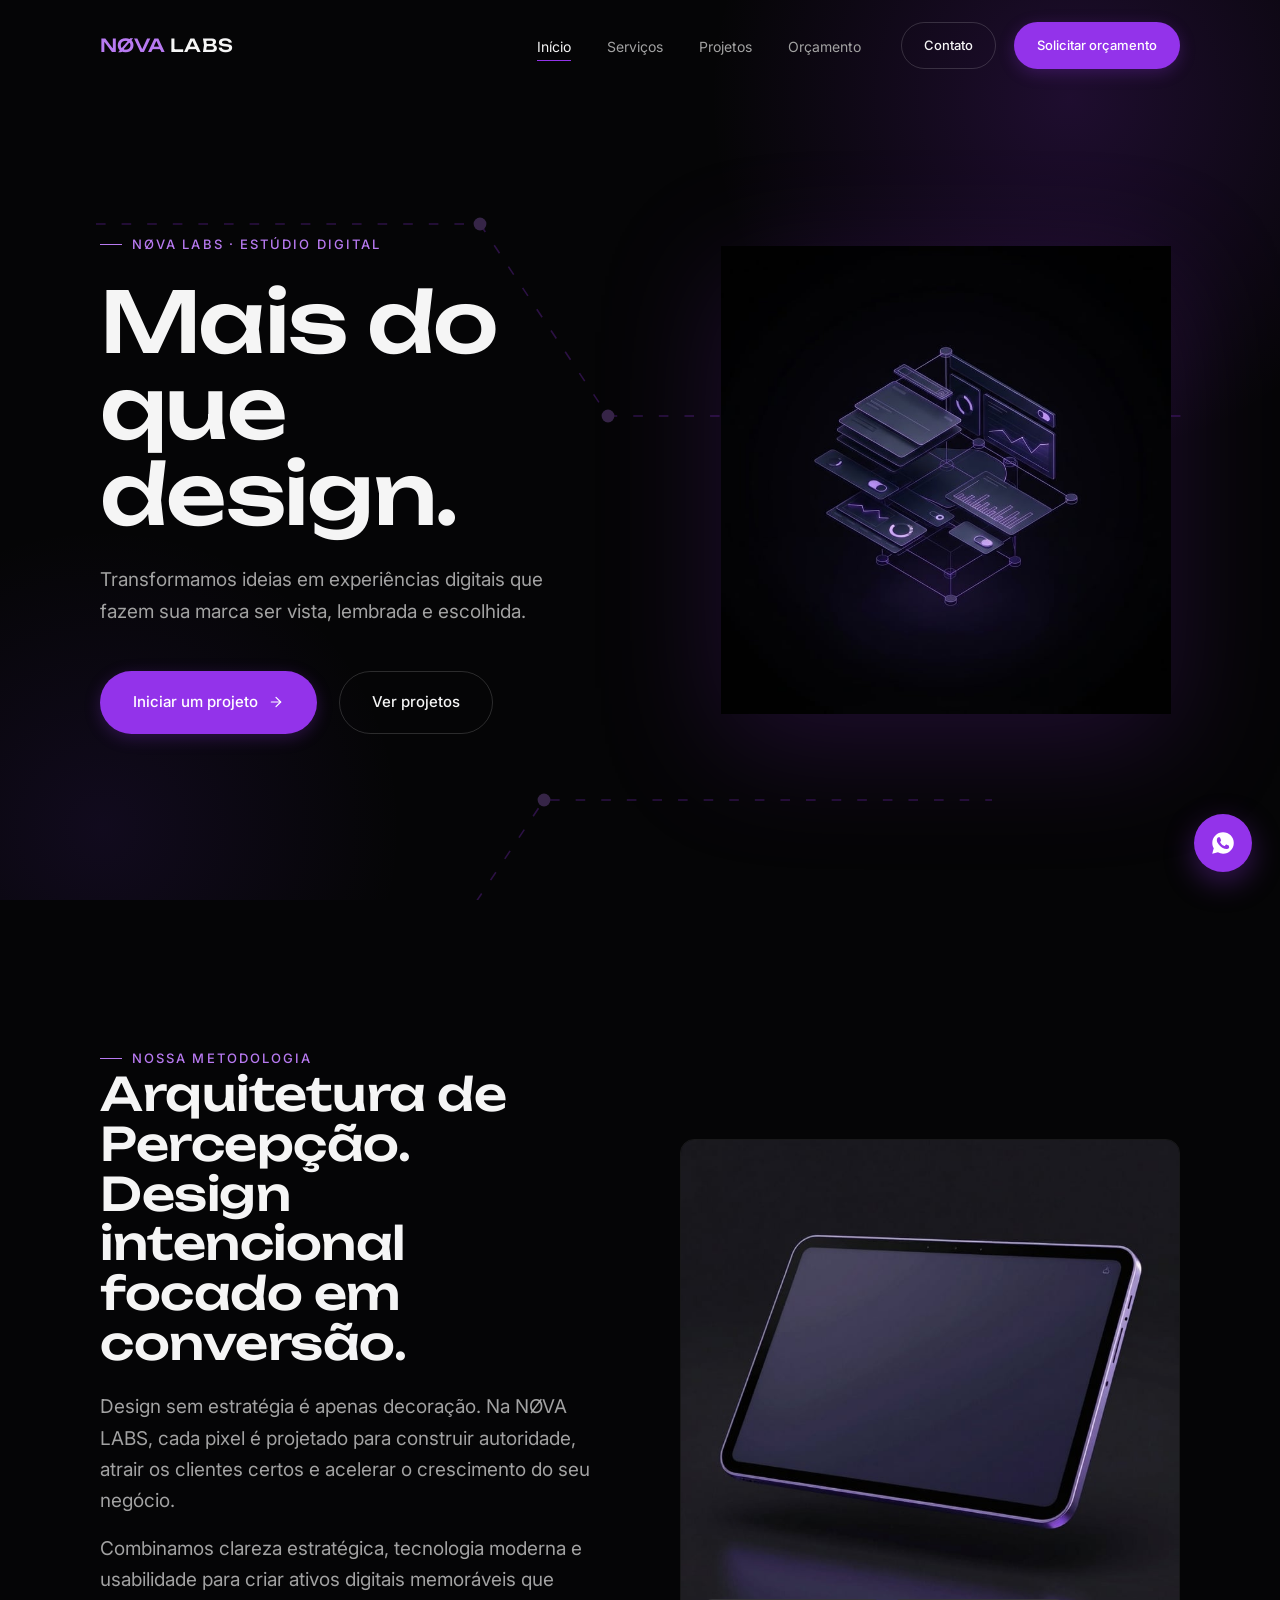
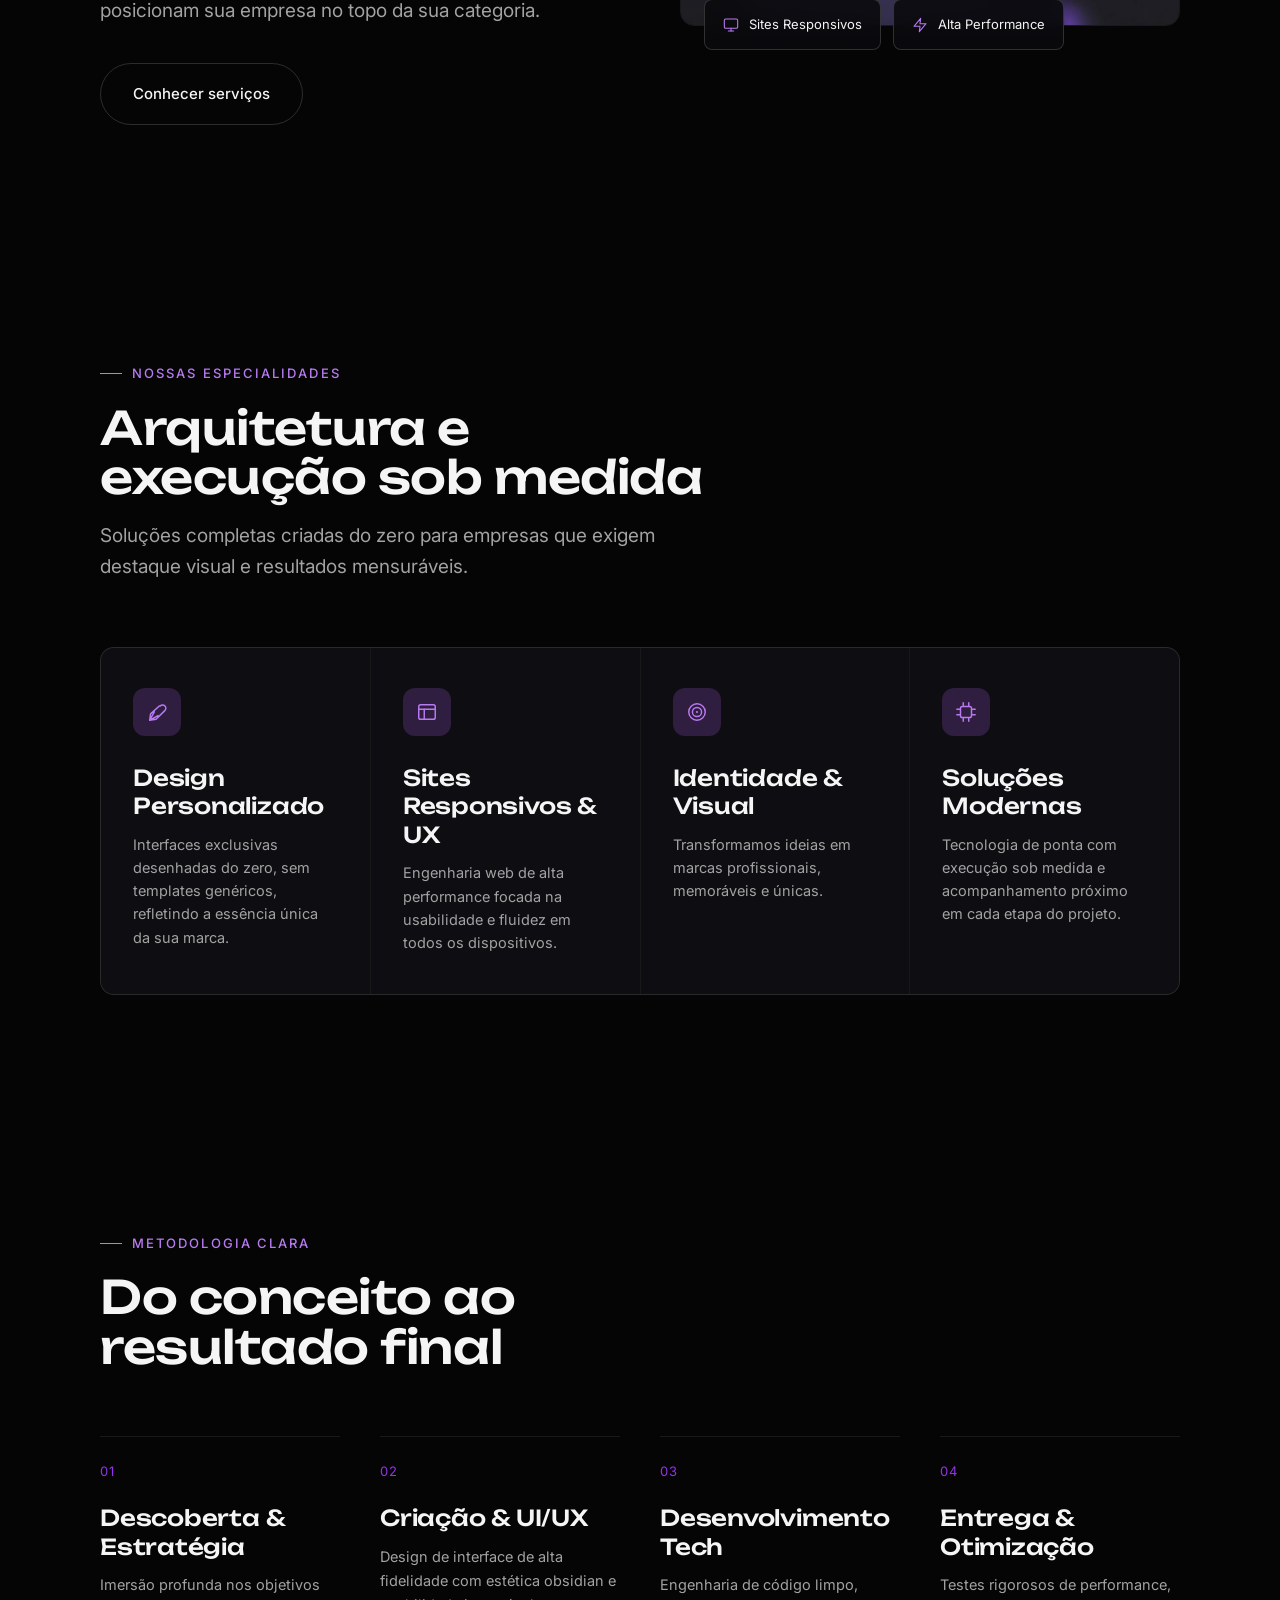
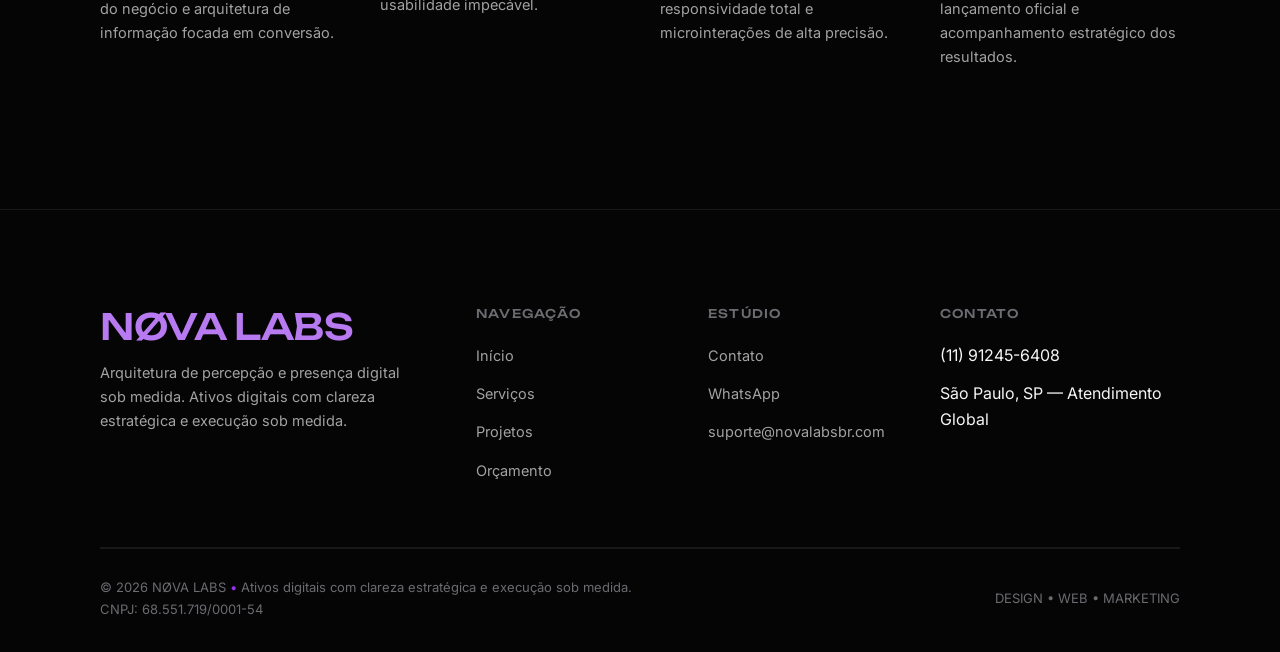
<file: inicio.html>
<!DOCTYPE html>
<html lang="pt-BR">
<head>
<meta charset="UTF-8">
<meta name="viewport" content="width=device-width, initial-scale=1.0">
<script>document.documentElement.classList.add('js');</script>
<link rel="preconnect" href="https://fonts.googleapis.com">
<link rel="preconnect" href="https://fonts.gstatic.com" crossorigin>
<link href="https://fonts.googleapis.com/css2?family=Unbounded:wght@400;500;600;700&family=Inter:wght@400;500;600&display=swap" rel="stylesheet">
<link rel="icon" type="image/svg+xml" href="assets/icons/favicon.svg">
<link rel="stylesheet" href="css/style.css">
<link rel="stylesheet" href="css/animations.css">
<link rel="stylesheet" href="css/responsive.css">
<title>NOVA LABS — Arquitetura de Percepção e Presença Digital</title>
<meta name="description" content="A NØVA LABS cria sites, identidades visuais e produtos digitais sob medida. Design intencional focado em conversão, para marcas que querem ser vistas, lembradas e escolhidas.">
<meta property="og:type" content="website">
<meta property="og:site_name" content="NØVA LABS">
<meta property="og:title" content="NOVA LABS — Arquitetura de Percepção e Presença Digital">
<meta property="og:description" content="A NØVA LABS cria sites, identidades visuais e produtos digitais sob medida. Design intencional focado em conversão, para marcas que querem ser vistas, lembradas e escolhidas.">
<meta property="og:url" content="https://www.novalabsbr.com/">
<meta property="og:image" content="assets/images/projects/isometric-system.png">
<meta name="twitter:card" content="summary_large_image">
<meta name="twitter:title" content="NOVA LABS — Arquitetura de Percepção e Presença Digital">
<meta name="twitter:description" content="A NØVA LABS cria sites, identidades visuais e produtos digitais sob medida. Design intencional focado em conversão, para marcas que querem ser vistas, lembradas e escolhidas.">
<link rel="canonical" href="https://www.novalabsbr.com/">
</head>
<body>
  <a href="#main" class="skip-link">Pular para o conteúdo</a>
  <header class="site-header" data-header>
    <div class="container">
      <a href="/inicio" class="logo">NØVA<span>&nbsp;LABS</span></a>
      <nav class="nav">
        <ul class="nav-links">
          <li><a href="/inicio" data-nav-link class="is-active">Início</a></li>
          <li><a href="/servicos" data-nav-link>Serviços</a></li>
          <li><a href="/projetos" data-nav-link>Projetos</a></li>
          <li><a href="/orcamento" data-nav-link>Orçamento</a></li>
        </ul>
        <div class="nav-cta">
          <a href="/contato" class="btn btn--secondary btn--sm">Contato</a>
          <a href="/orcamento" class="btn btn--primary btn--sm">Solicitar orçamento</a>
        </div>
        <button class="menu-toggle" data-menu-toggle aria-label="Abrir menu" aria-expanded="false" aria-controls="mobile-nav">
          <svg viewBox="0 0 24 24" fill="none" stroke="currentColor" stroke-width="1.8" stroke-linecap="round"><line x1="3" y1="7" x2="21" y2="7"/><line x1="3" y1="12" x2="21" y2="12"/><line x1="3" y1="17" x2="21" y2="17"/></svg>
        </button>
      </nav>
    </div>
  </header>

  <div class="mobile-nav" id="mobile-nav" data-mobile-nav>
    <div class="mobile-nav-top">
      <a href="/inicio" class="logo">NØVA<span>&nbsp;LABS</span></a>
      <button class="menu-toggle" data-menu-close aria-label="Fechar menu">
        <svg viewBox="0 0 24 24" fill="none" stroke="currentColor" stroke-width="1.8" stroke-linecap="round"><line x1="5" y1="5" x2="19" y2="19"/><line x1="19" y1="5" x2="5" y2="19"/></svg>
      </button>
    </div>
    <div class="mobile-nav-links">
      <a href="/inicio" data-nav-link class="is-active">Início</a>
      <a href="/servicos" data-nav-link>Serviços</a>
      <a href="/projetos" data-nav-link>Projetos</a>
      <a href="/orcamento" data-nav-link>Orçamento</a>
    </div>
    <div class="mobile-nav-foot">
      <a href="/orcamento" class="btn btn--primary">Solicitar orçamento</a>
      <a href="#" data-wa class="btn btn--secondary">Falar no WhatsApp</a>
    </div>
  </div>

  <main id="main">

  <!-- HERO -->
  <section class="hero">
    <div class="hero-bg-glow"></div>
    <svg class="hero-lines" viewBox="0 0 800 800" preserveAspectRatio="xMidYMid slice" xmlns="http://www.w3.org/2000/svg">
  <g stroke="#9333ea" stroke-width="1" fill="none" opacity="0.5">
    <path class="line-flow" d="M40 620 L260 620 L340 500 L620 500" />
    <path class="line-flow" d="M60 140 L300 140 L380 260 L740 260" />
    <circle class="node-pulse" cx="260" cy="620" r="4" fill="#b87af1" stroke="none" />
    <circle class="node-pulse delay-1" cx="340" cy="500" r="4" fill="#b87af1" stroke="none" />
    <circle class="node-pulse delay-2" cx="300" cy="140" r="4" fill="#b87af1" stroke="none" />
    <circle class="node-pulse delay-3" cx="380" cy="260" r="4" fill="#b87af1" stroke="none" />
  </g>
</svg>
    <div class="container hero-grid">
      <div class="hero-copy">
        <span class="eyebrow">NØVA LABS · Estúdio Digital</span>
        <h1>Mais do que<br>design.</h1>
        <p class="body-lg">Transformamos ideias em experiências digitais que fazem sua marca ser vista, lembrada e escolhida.</p>
        <div class="hero-actions">
          <a href="/orcamento" class="btn btn--primary">Iniciar um projeto <svg viewBox="0 0 24 24" fill="none" stroke="currentColor" stroke-width="1.8" stroke-linecap="round" stroke-linejoin="round"><line x1="5" y1="12" x2="19" y2="12"/><polyline points="12 5 19 12 12 19"/></svg></a>
          <a href="/projetos" class="btn btn--secondary">Ver projetos</a>
        </div>
        
      </div>
      <div class="hero-visual">
        <img src="assets/images/projects/isometric-system.png" alt="Sistema isométrico de interfaces digitais em roxo, representando a arquitetura de percepção da NØVA LABS" loading="eager">
      </div>
    </div>
  </section>

  <!-- METODOLOGIA -->
  <section class="section" id="metodologia">
    <div class="container">
      <div class="split">
        <div data-reveal>
          <span class="eyebrow">Nossa Metodologia</span>
          <h2>Arquitetura de Percepção. Design intencional focado em conversão.</h2>
          <p class="body-lg" style="margin-top:24px;">Design sem estratégia é apenas decoração. Na NØVA LABS, cada pixel é projetado para construir autoridade, atrair os clientes certos e acelerar o crescimento do seu negócio.</p>
          <p class="body-lg" style="margin-top:16px;">Combinamos clareza estratégica, tecnologia moderna e usabilidade para criar ativos digitais memoráveis que posicionam sua empresa no topo da sua categoria.</p>
          <a href="/servicos" class="btn btn--secondary" style="margin-top:36px;">Conhecer serviços</a>
        </div>
        <div class="split-media" data-reveal data-reveal-delay="2">
          <img src="assets/images/projects/methodology-visual.png" alt="Interface de aplicativo financeiro em dark mode com gráficos em roxo neon" loading="lazy">
          <div class="split-tags">
            <span class="split-tag"><svg viewBox="0 0 24 24" fill="none" stroke="currentColor" stroke-width="1.6" stroke-linecap="round" stroke-linejoin="round"><rect x="2" y="3" width="20" height="14" rx="2"/><line x1="8" y1="21" x2="16" y2="21"/><line x1="12" y1="17" x2="12" y2="21"/></svg> Sites Responsivos</span>
            <span class="split-tag"><svg viewBox="0 0 24 24" fill="none" stroke="currentColor" stroke-width="1.6" stroke-linecap="round" stroke-linejoin="round"><polygon points="13 2 3 14 12 14 11 22 21 10 12 10 13 2"/></svg> Alta Performance</span>
          </div>
        </div>
      </div>
    </div>
  </section>

  <!-- ESPECIALIDADES -->
  <section class="section section--tight">
    <div class="container">
      <div class="section-head">
        <span class="eyebrow">Nossas Especialidades</span>
        <h2>Arquitetura e execução sob medida</h2>
        <p class="body-lg" style="margin-top:18px;">Soluções completas criadas do zero para empresas que exigem destaque visual e resultados mensuráveis.</p>
      </div>
      <div class="card-grid">
        <div class="spec-card">
          <div class="spec-icon"><svg viewBox="0 0 24 24" fill="none" stroke="currentColor" stroke-width="1.6" stroke-linecap="round" stroke-linejoin="round"><path d="M9.06 11.9 4 21l9.1-5.06M15.5 5.5a3.54 3.54 0 1 1 5 5L11 20 4 21l1-7 9.5-8.5Z"/></svg></div>
          <h4>Design Personalizado</h4>
          <p>Interfaces exclusivas desenhadas do zero, sem templates genéricos, refletindo a essência única da sua marca.</p>
        </div>
        <div class="spec-card">
          <div class="spec-icon"><svg viewBox="0 0 24 24" fill="none" stroke="currentColor" stroke-width="1.6" stroke-linecap="round" stroke-linejoin="round"><rect x="3" y="4" width="18" height="16" rx="2"/><line x1="3" y1="9" x2="21" y2="9"/><line x1="9" y1="9" x2="9" y2="20"/></svg></div>
          <h4>Sites Responsivos &amp; UX</h4>
          <p>Engenharia web de alta performance focada na usabilidade e fluidez em todos os dispositivos.</p>
        </div>
        <div class="spec-card">
          <div class="spec-icon"><svg viewBox="0 0 24 24" fill="none" stroke="currentColor" stroke-width="1.6"><circle cx="12" cy="12" r="9"/><circle cx="12" cy="12" r="5"/><circle cx="12" cy="12" r="1.2" fill="currentColor" stroke="none"/></svg></div>
          <h4>Identidade &amp; Visual</h4>
          <p>Transformamos ideias em marcas profissionais, memoráveis e únicas.</p>
        </div>
        <div class="spec-card">
          <div class="spec-icon"><svg viewBox="0 0 24 24" fill="none" stroke="currentColor" stroke-width="1.6" stroke-linecap="round" stroke-linejoin="round"><rect x="6" y="6" width="12" height="12" rx="2"/><path d="M9 2v3M15 2v3M9 19v3M15 19v3M2 9h3M2 15h3M19 9h3M19 15h3"/></svg></div>
          <h4>Soluções Modernas</h4>
          <p>Tecnologia de ponta com execução sob medida e acompanhamento próximo em cada etapa do projeto.</p>
        </div>
      </div>
    </div>
  </section>

  <!-- PROCESSO -->
  <section class="section">
    <div class="container">
      <div class="section-head">
        <span class="eyebrow">Metodologia Clara</span>
        <h2>Do conceito ao resultado final</h2>
      </div>
      <div class="process-list">
        <div class="process-item">
          <span class="index">01</span>
          <h4>Descoberta &amp; Estratégia</h4>
          <p>Imersão profunda nos objetivos do negócio e arquitetura de informação focada em conversão.</p>
        </div>
        <div class="process-item">
          <span class="index">02</span>
          <h4>Criação &amp; UI/UX</h4>
          <p>Design de interface de alta fidelidade com estética obsidian e usabilidade impecável.</p>
        </div>
        <div class="process-item">
          <span class="index">03</span>
          <h4>Desenvolvimento Tech</h4>
          <p>Engenharia de código limpo, responsividade total e microinterações de alta precisão.</p>
        </div>
        <div class="process-item">
          <span class="index">04</span>
          <h4>Entrega &amp; Otimização</h4>
          <p>Testes rigorosos de performance, lançamento oficial e acompanhamento estratégico dos resultados.</p>
        </div>
      </div>
    </div>
  </section>

  <!-- STATS -->
 
  </main>
  <footer class="site-footer">
    <div class="container">
      <div class="footer-top">
        <div class="footer-brand">
          <h3>NØVA LABS</h3>
          <p>Arquitetura de percepção e presença digital sob medida. Ativos digitais com clareza estratégica e execução sob medida.</p>
        </div>
        <div class="footer-col">
          <h6>Navegação</h6>
          <ul>
            <li><a href="/inicio">Início</a></li>
            <li><a href="/servicos">Serviços</a></li>
            <li><a href="/projetos">Projetos</a></li>
            <li><a href="/orcamento">Orçamento</a></li>
          </ul>
        </div>
        <div class="footer-col">
          <h6>Estúdio</h6>
          <ul>
            <li><a href="/contato">Contato</a></li>
            <li><a href="#" data-wa>WhatsApp</a></li>
            <li><a href="mailto:suporte@novalabsbr.com" data-email>suporte@novalabsbr.com</a></li>
          </ul>
        </div>
        <div class="footer-col">
          <h6>Contato</h6>
          <ul>
            <li data-phone>(11) 91245-6408</li>
            <li data-location>São Paulo, SP — Atendimento Global</li>
          </ul>
        </div>
      </div>
      <div class="divider"></div>
      <div class="footer-bottom">
        <p>&copy; 2026 NØVA LABS<span class="dot">•</span>Ativos digitais com clareza estratégica e execução sob medida.<br>CNPJ: 68.551.719/0001-54</p>
        <p>DESIGN • WEB • MARKETING</p>
      </div>
    </div>
  </footer>

  <a href="#" class="wa-float" data-wa-float aria-label="Falar no WhatsApp">
    <svg viewBox="0 0 24 24" fill="currentColor"><path d="M12.04 2C6.58 2 2.13 6.45 2.13 11.91c0 1.75.46 3.45 1.33 4.95L2.05 22l5.25-1.38a9.9 9.9 0 0 0 4.74 1.21h.01c5.46 0 9.9-4.45 9.9-9.9 0-2.65-1.03-5.14-2.9-7.01A9.86 9.86 0 0 0 12.04 2Zm5.8 14.1c-.24.68-1.4 1.32-1.93 1.4-.5.08-1.13.11-1.82-.12-.42-.13-.96-.31-1.65-.6-2.9-1.25-4.79-4.17-4.94-4.36-.14-.2-1.18-1.57-1.18-3 0-1.42.75-2.12 1.02-2.41.26-.29.57-.36.76-.36.19 0 .38 0 .55.01.18.01.41-.07.64.49.24.58.81 2 .88 2.14.07.15.12.32.02.51-.09.2-.14.32-.28.49-.14.17-.29.37-.42.5-.14.14-.28.29-.12.57.16.28.72 1.19 1.55 1.93 1.06.95 1.96 1.24 2.24 1.38.28.14.44.12.6-.07.16-.19.68-.79.87-1.06.18-.27.36-.22.6-.13.25.09 1.56.74 1.83.87.27.13.45.2.51.31.07.12.07.66-.17 1.33Z"/></svg>
  </a>

  <script src="js/main.js"></script>
  <script src="js/menu.js"></script>
  <script src="js/animations.js"></script>
</body>
</html>
</file>
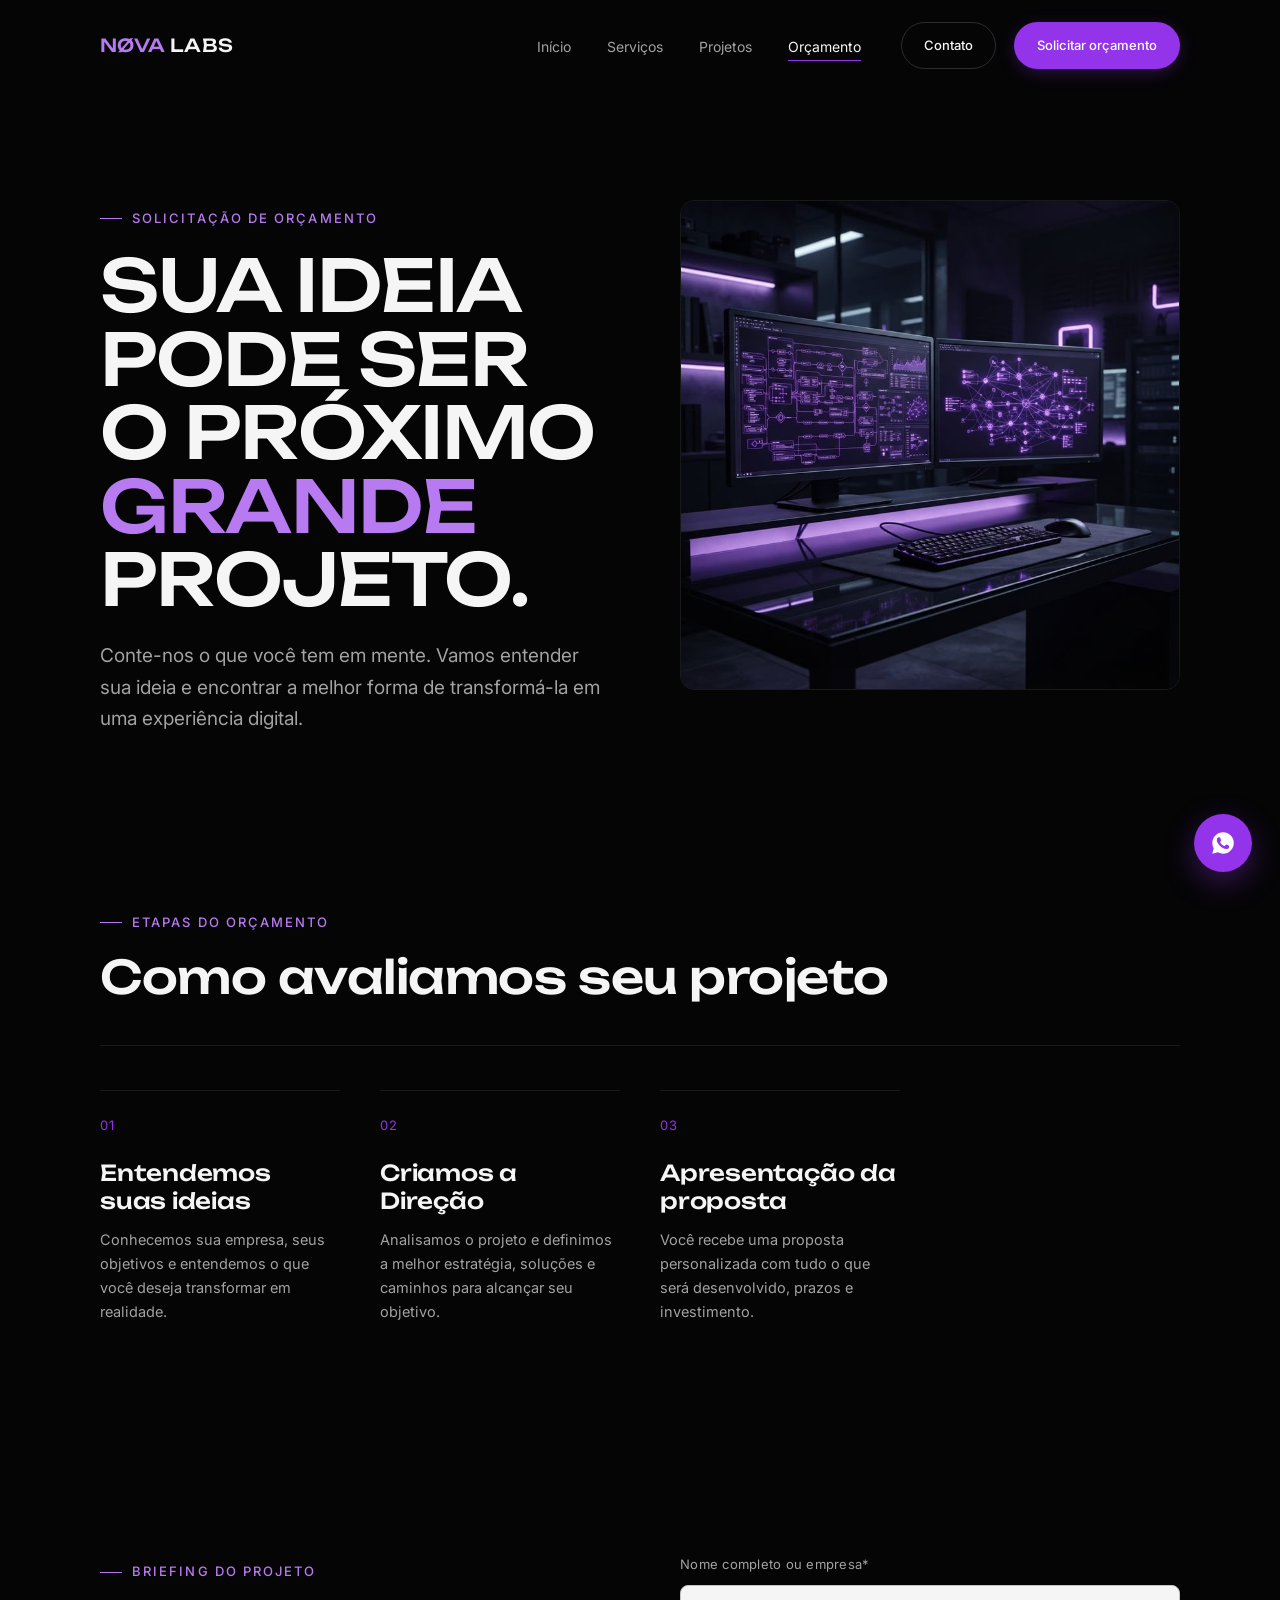
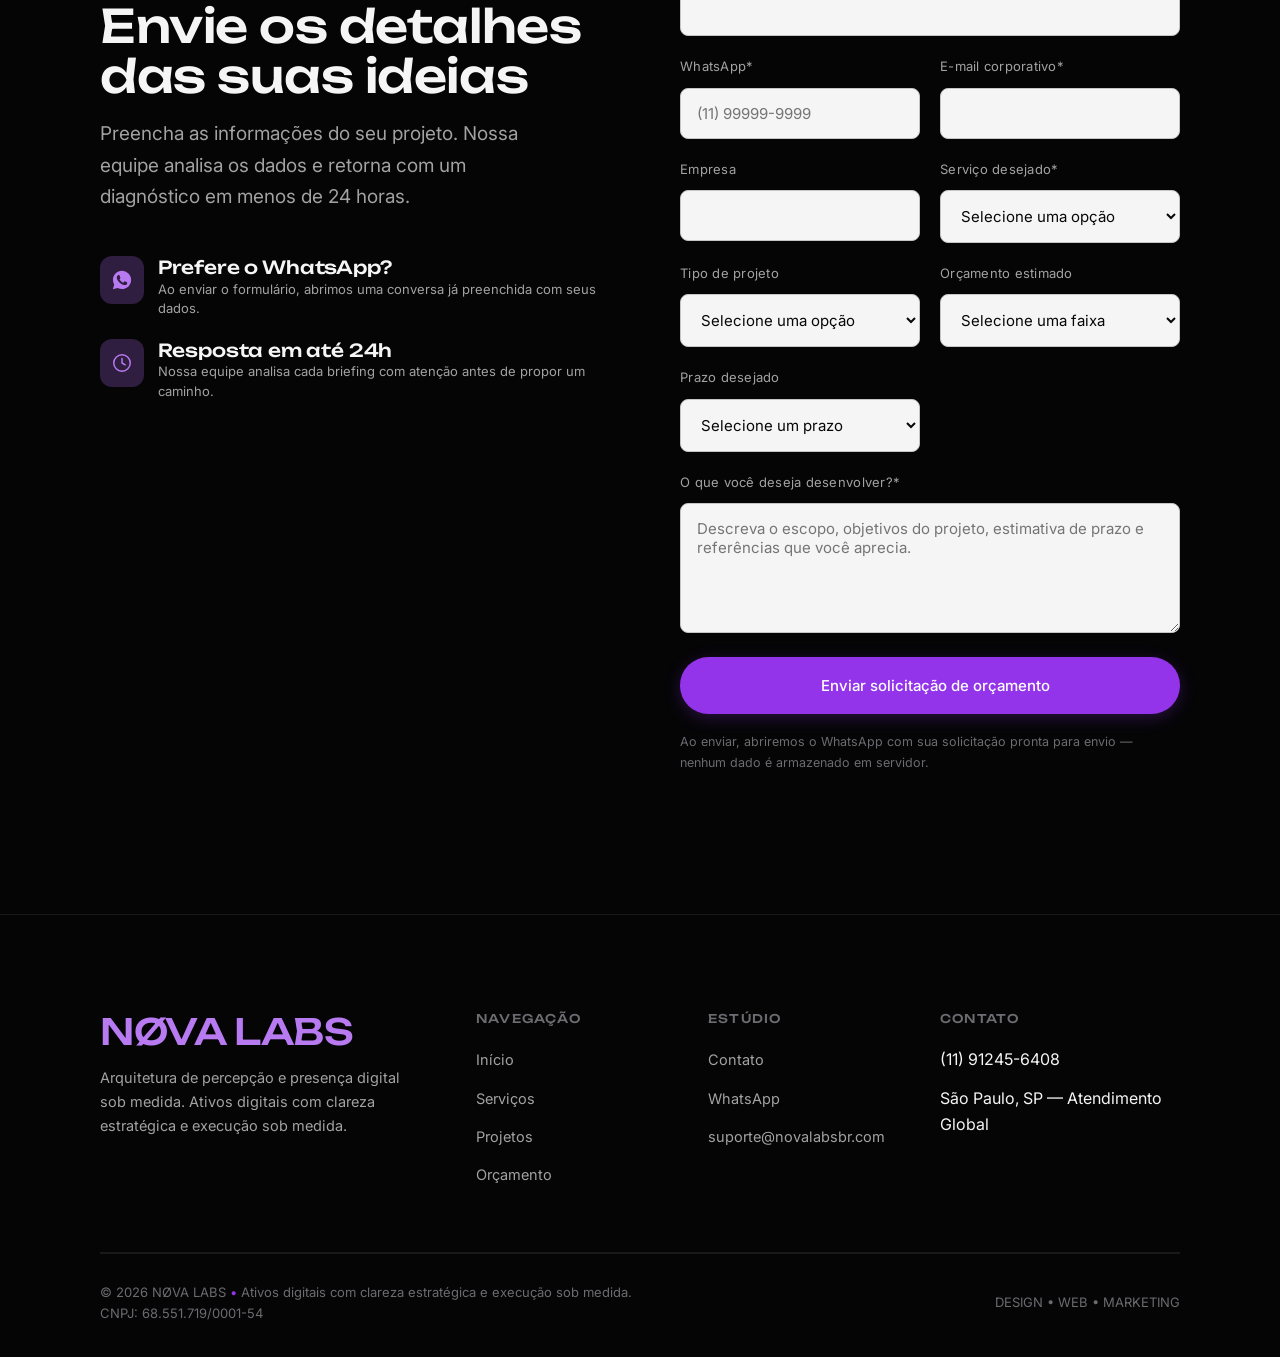
<file: orcamento.html>
<!DOCTYPE html>
<html lang="pt-BR">
<head>
<meta charset="UTF-8">
<meta name="viewport" content="width=device-width, initial-scale=1.0">
<script>document.documentElement.classList.add('js');</script>
<link rel="preconnect" href="https://fonts.googleapis.com">
<link rel="preconnect" href="https://fonts.gstatic.com" crossorigin>
<link href="https://fonts.googleapis.com/css2?family=Unbounded:wght@400;500;600;700&family=Inter:wght@400;500;600&display=swap" rel="stylesheet">
<link rel="icon" type="image/svg+xml" href="assets/icons/favicon.svg">
<link rel="stylesheet" href="css/style.css">
<link rel="stylesheet" href="css/animations.css">
<link rel="stylesheet" href="css/responsive.css">
<title>Orçamento | NOVA LABS</title>
<meta name="description" content="Solicite um orçamento com a NØVA LABS. Conte sua ideia e receba um diagnóstico personalizado em até 24 horas.">
<meta property="og:type" content="website">
<meta property="og:site_name" content="NØVA LABS">
<meta property="og:title" content="Orçamento | NOVA LABS">
<meta property="og:description" content="Solicite um orçamento com a NØVA LABS. Conte sua ideia e receba um diagnóstico personalizado em até 24 horas.">
<meta property="og:url" content="https://www.novalabsbr.com/orcamento">
<meta property="og:image" content="assets/images/projects/isometric-system.png">
<meta name="twitter:card" content="summary_large_image">
<meta name="twitter:title" content="Orçamento | NOVA LABS">
<meta name="twitter:description" content="Solicite um orçamento com a NØVA LABS. Conte sua ideia e receba um diagnóstico personalizado em até 24 horas.">
<link rel="canonical" href="https://www.novalabsbr.com/orcamento">
</head>
<body>
  <a href="#main" class="skip-link">Pular para o conteúdo</a>
  <header class="site-header" data-header>
    <div class="container">
      <a href="/inicio" class="logo">NØVA<span>&nbsp;LABS</span></a>
      <nav class="nav">
        <ul class="nav-links">
          <li><a href="/inicio" data-nav-link>Início</a></li>
          <li><a href="/servicos" data-nav-link>Serviços</a></li>
          <li><a href="/projetos" data-nav-link>Projetos</a></li>
          <li><a href="/orcamento" data-nav-link class="is-active">Orçamento</a></li>
        </ul>
        <div class="nav-cta">
          <a href="/contato" class="btn btn--secondary btn--sm">Contato</a>
          <a href="/orcamento" class="btn btn--primary btn--sm">Solicitar orçamento</a>
        </div>
        <button class="menu-toggle" data-menu-toggle aria-label="Abrir menu" aria-expanded="false" aria-controls="mobile-nav">
          <svg viewBox="0 0 24 24" fill="none" stroke="currentColor" stroke-width="1.8" stroke-linecap="round"><line x1="3" y1="7" x2="21" y2="7"/><line x1="3" y1="12" x2="21" y2="12"/><line x1="3" y1="17" x2="21" y2="17"/></svg>
        </button>
      </nav>
    </div>
  </header>

  <div class="mobile-nav" id="mobile-nav" data-mobile-nav>
    <div class="mobile-nav-top">
      <a href="/inicio" class="logo">NØVA<span>&nbsp;LABS</span></a>
      <button class="menu-toggle" data-menu-close aria-label="Fechar menu">
        <svg viewBox="0 0 24 24" fill="none" stroke="currentColor" stroke-width="1.8" stroke-linecap="round"><line x1="5" y1="5" x2="19" y2="19"/><line x1="19" y1="5" x2="5" y2="19"/></svg>
      </button>
    </div>
    <div class="mobile-nav-links">
      <a href="/inicio" data-nav-link>Início</a>
      <a href="/servicos" data-nav-link>Serviços</a>
      <a href="/projetos" data-nav-link>Projetos</a>
      <a href="/orcamento" data-nav-link class="is-active">Orçamento</a>
    </div>
    <div class="mobile-nav-foot">
      <a href="/orcamento" class="btn btn--primary">Solicitar orçamento</a>
      <a href="#" data-wa class="btn btn--secondary">Falar no WhatsApp</a>
    </div>
  </div>

  <main id="main">

  <section class="page-hero page-hero--compact">
    <div class="container">
      <div class="split" style="align-items:flex-start;">
        <div data-reveal>
          <span class="eyebrow">Solicitação de orçamento</span>
          <h1 style="margin-top:20px;">SUA IDEIA PODE SER O PRÓXIMO <span class="text-purple">GRANDE</span> PROJETO.</h1>
          <p class="body-lg" style="margin-top:24px;">Conte-nos o que você tem em mente. Vamos entender sua ideia e encontrar a melhor forma de transformá-la em uma experiência digital.</p>
        </div>
        <div class="split-media" data-reveal data-reveal-delay="2">
          <img src="assets/images/projects/workstation.png" alt="Estação de trabalho dupla com monitores exibindo gráficos de nós em roxo" loading="eager">
        </div>
      </div>
    </div>
  </section>

  <!-- ETAPAS -->
  <section class="section--tight">
    <div class="container">
      <span class="eyebrow">Etapas do orçamento</span>
      <h2 style="margin-top:18px;">Como avaliamos seu projeto</h2>
      <div class="divider" style="margin:44px 0;"></div>
      <div class="process-list">
        <div class="process-item">
          <span class="index">01</span>
          <h4>Entendemos suas ideias</h4>
          <p>Conhecemos sua empresa, seus objetivos e entendemos o que você deseja transformar em realidade.</p>
        </div>
        <div class="process-item">
          <span class="index">02</span>
          <h4>Criamos a Direção</h4>
          <p>Analisamos o projeto e definimos a melhor estratégia, soluções e caminhos para alcançar seu objetivo.</p>
        </div>
        <div class="process-item">
          <span class="index">03</span>
          <h4>Apresentação da proposta</h4>
          <p>Você recebe uma proposta personalizada com tudo o que será desenvolvido, prazos e investimento.</p>
        </div>
      </div>
    </div>
  </section>

  <!-- FORMULARIO -->
  <section class="section">
    <div class="container">
      <div class="split" style="align-items:flex-start;">
        <div data-reveal>
          <span class="eyebrow">Briefing do projeto</span>
          <h2 style="margin-top:18px;">Envie os detalhes das suas ideias</h2>
          <p class="body-lg" style="margin-top:18px; max-width:420px;">Preencha as informações do seu projeto. Nossa equipe analisa os dados e retorna com um diagnóstico em menos de 24 horas.</p>

          <div style="margin-top:44px; display:flex; flex-direction:column; gap:20px;">
            <div style="display:flex; gap:14px; align-items:flex-start;">
              <div class="spec-icon" style="margin-bottom:0;"><svg viewBox="0 0 24 24" fill="currentColor"><path d="M12.04 2C6.58 2 2.13 6.45 2.13 11.91c0 1.75.46 3.45 1.33 4.95L2.05 22l5.25-1.38a9.9 9.9 0 0 0 4.74 1.21h.01c5.46 0 9.9-4.45 9.9-9.9 0-2.65-1.03-5.14-2.9-7.01A9.86 9.86 0 0 0 12.04 2Zm5.8 14.1c-.24.68-1.4 1.32-1.93 1.4-.5.08-1.13.11-1.82-.12-.42-.13-.96-.31-1.65-.6-2.9-1.25-4.79-4.17-4.94-4.36-.14-.2-1.18-1.57-1.18-3 0-1.42.75-2.12 1.02-2.41.26-.29.57-.36.76-.36.19 0 .38 0 .55.01.18.01.41-.07.64.49.24.58.81 2 .88 2.14.07.15.12.32.02.51-.09.2-.14.32-.28.49-.14.17-.29.37-.42.5-.14.14-.28.29-.12.57.16.28.72 1.19 1.55 1.93 1.06.95 1.96 1.24 2.24 1.38.28.14.44.12.6-.07.16-.19.68-.79.87-1.06.18-.27.36-.22.6-.13.25.09 1.56.74 1.83.87.27.13.45.2.51.31.07.12.07.66-.17 1.33Z"/></svg></div>
              <div><h5>Prefere o WhatsApp?</h5><p class="body-sm">Ao enviar o formulário, abrimos uma conversa já preenchida com seus dados.</p></div>
            </div>
            <div style="display:flex; gap:14px; align-items:flex-start;">
              <div class="spec-icon" style="margin-bottom:0;"><svg viewBox="0 0 24 24" fill="none" stroke="currentColor" stroke-width="1.6" stroke-linecap="round" stroke-linejoin="round"><circle cx="12" cy="12" r="9"/><polyline points="12 7 12 12 15.5 14"/></svg></div>
              <div><h5>Resposta em até 24h</h5><p class="body-sm">Nossa equipe analisa cada briefing com atenção antes de propor um caminho.</p></div>
            </div>
          </div>
        </div>

        <div data-reveal data-reveal-delay="2">
          <form data-form="budget" novalidate>
            <div class="form-grid">
              <div class="form-field full">
                <label for="name">Nome completo ou empresa*</label>
                <input type="text" id="name" name="name" required autocomplete="name">
              </div>
              <div class="form-field">
                <label for="whatsapp">WhatsApp*</label>
                <input type="tel" id="whatsapp" name="whatsapp" placeholder="(11) 99999-9999" required autocomplete="tel">
              </div>
              <div class="form-field">
                <label for="email">E-mail corporativo*</label>
                <input type="email" id="email" name="email" required autocomplete="email">
              </div>
              <div class="form-field">
                <label for="company">Empresa</label>
                <input type="text" id="company" name="company" autocomplete="organization">
              </div>
              <div class="form-field">
                <label for="service">Serviço desejado*</label>
                <select id="service" name="service" required>
                  <option value="" disabled selected>Selecione uma opção</option>
                  <option>Design Personalizado</option>
                  <option>Sites Responsivos &amp; UX</option>
                  <option>Soluções Modernas</option>
                  <option>Não sei ainda</option>
                </select>
              </div>
              <div class="form-field">
                <label for="projectType">Tipo de projeto</label>
                <select id="projectType" name="projectType">
                  <option value="" disabled selected>Selecione uma opção</option>
                  <option>Site institucional</option>
                  <option>Landing page</option>
                  <option>Identidade visual</option>
                  <option>Outro</option>
                </select>
              </div>
              <div class="form-field">
                <label for="budget">Orçamento estimado</label>
                <select id="budget" name="budget">
                  <option value="" disabled selected>Selecione uma faixa</option>
                  <option>R$ 100– R$ 700</option>
                  <option>R$ 1.000 – R$ 2.500</option>
                  <option>Ainda não sei</option>
                </select>
              </div>
              <div class="form-field">
                <label for="deadline">Prazo desejado</label>
                <select id="deadline" name="deadline">
                  <option value="" disabled selected>Selecione um prazo</option>
                  <option>Urgente (até 2 semanas)</option>
                  <option>1 a 2 meses</option>
                  <option>3 meses ou mais</option>
                  <option>Sem prazo definido</option>
                </select>
              </div>
              <div class="form-field full">
                <label for="description">O que você deseja desenvolver?*</label>
                <textarea id="description" name="description" required placeholder="Descreva o escopo, objetivos do projeto, estimativa de prazo e referências que você aprecia."></textarea>
              </div>
            </div>
            <button type="submit" class="btn btn--primary btn--block" style="margin-top:24px;">
              <span class="spinner"></span>
              Enviar solicitação de orçamento
            </button>
            <p class="form-note">Ao enviar, abriremos o WhatsApp com sua solicitação pronta para envio — nenhum dado é armazenado em servidor.</p>
            <div class="form-status" data-form-status role="status" aria-live="polite"></div>
          </form>
        </div>
      </div>
    </div>
  </section>

  </main>
  <footer class="site-footer">
    <div class="container">
      <div class="footer-top">
        <div class="footer-brand">
          <h3>NØVA LABS</h3>
          <p>Arquitetura de percepção e presença digital sob medida. Ativos digitais com clareza estratégica e execução sob medida.</p>
        </div>
        <div class="footer-col">
          <h6>Navegação</h6>
          <ul>
            <li><a href="/inicio">Início</a></li>
            <li><a href="/servicos">Serviços</a></li>
            <li><a href="/projetos">Projetos</a></li>
            <li><a href="/orcamento">Orçamento</a></li>
          </ul>
        </div>
        <div class="footer-col">
          <h6>Estúdio</h6>
          <ul>
            <li><a href="/contato">Contato</a></li>
            <li><a href="#" data-wa>WhatsApp</a></li>
            <li><a href="mailto:suporte@novalabsbr.com" data-email>suporte@novalabsbr.com</a></li>
          </ul>
        </div>
        <div class="footer-col">
          <h6>Contato</h6>
          <ul>
            <li data-phone>(11) 91245-6408</li>
            <li data-location>São Paulo, SP — Atendimento Global</li>
          </ul>
        </div>
      </div>
      <div class="divider"></div>
      <div class="footer-bottom">
        <p>&copy; 2026 NØVA LABS<span class="dot">•</span>Ativos digitais com clareza estratégica e execução sob medida.<br>CNPJ: 68.551.719/0001-54</p>
        <p>DESIGN • WEB • MARKETING</p>
      </div>
    </div>
  </footer>

  <a href="#" class="wa-float" data-wa-float aria-label="Falar no WhatsApp">
    <svg viewBox="0 0 24 24" fill="currentColor"><path d="M12.04 2C6.58 2 2.13 6.45 2.13 11.91c0 1.75.46 3.45 1.33 4.95L2.05 22l5.25-1.38a9.9 9.9 0 0 0 4.74 1.21h.01c5.46 0 9.9-4.45 9.9-9.9 0-2.65-1.03-5.14-2.9-7.01A9.86 9.86 0 0 0 12.04 2Zm5.8 14.1c-.24.68-1.4 1.32-1.93 1.4-.5.08-1.13.11-1.82-.12-.42-.13-.96-.31-1.65-.6-2.9-1.25-4.79-4.17-4.94-4.36-.14-.2-1.18-1.57-1.18-3 0-1.42.75-2.12 1.02-2.41.26-.29.57-.36.76-.36.19 0 .38 0 .55.01.18.01.41-.07.64.49.24.58.81 2 .88 2.14.07.15.12.32.02.51-.09.2-.14.32-.28.49-.14.17-.29.37-.42.5-.14.14-.28.29-.12.57.16.28.72 1.19 1.55 1.93 1.06.95 1.96 1.24 2.24 1.38.28.14.44.12.6-.07.16-.19.68-.79.87-1.06.18-.27.36-.22.6-.13.25.09 1.56.74 1.83.87.27.13.45.2.51.31.07.12.07.66-.17 1.33Z"/></svg>
  </a>

  <script src="js/main.js"></script>
  <script src="js/menu.js"></script>
  <script src="js/animations.js"></script>
  <script src="js/forms.js"></script>
</body>
</html>
</file>
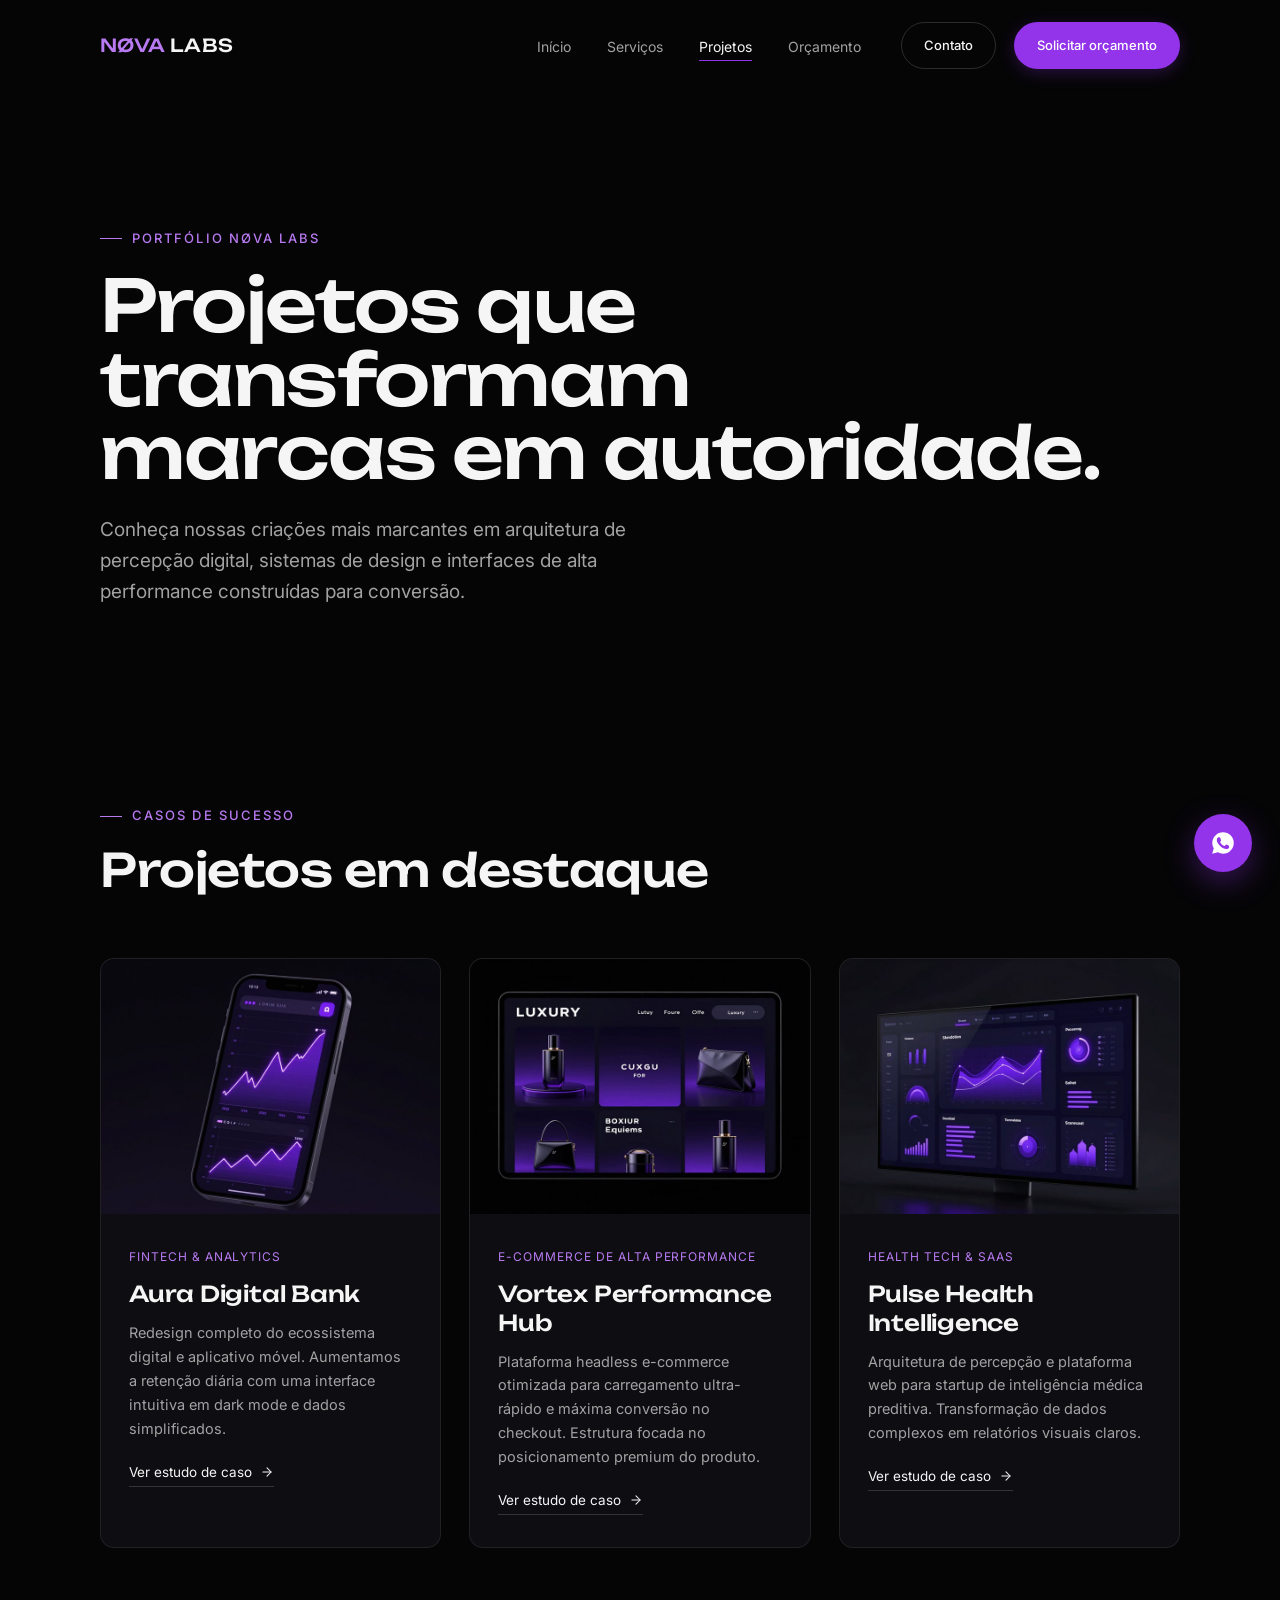
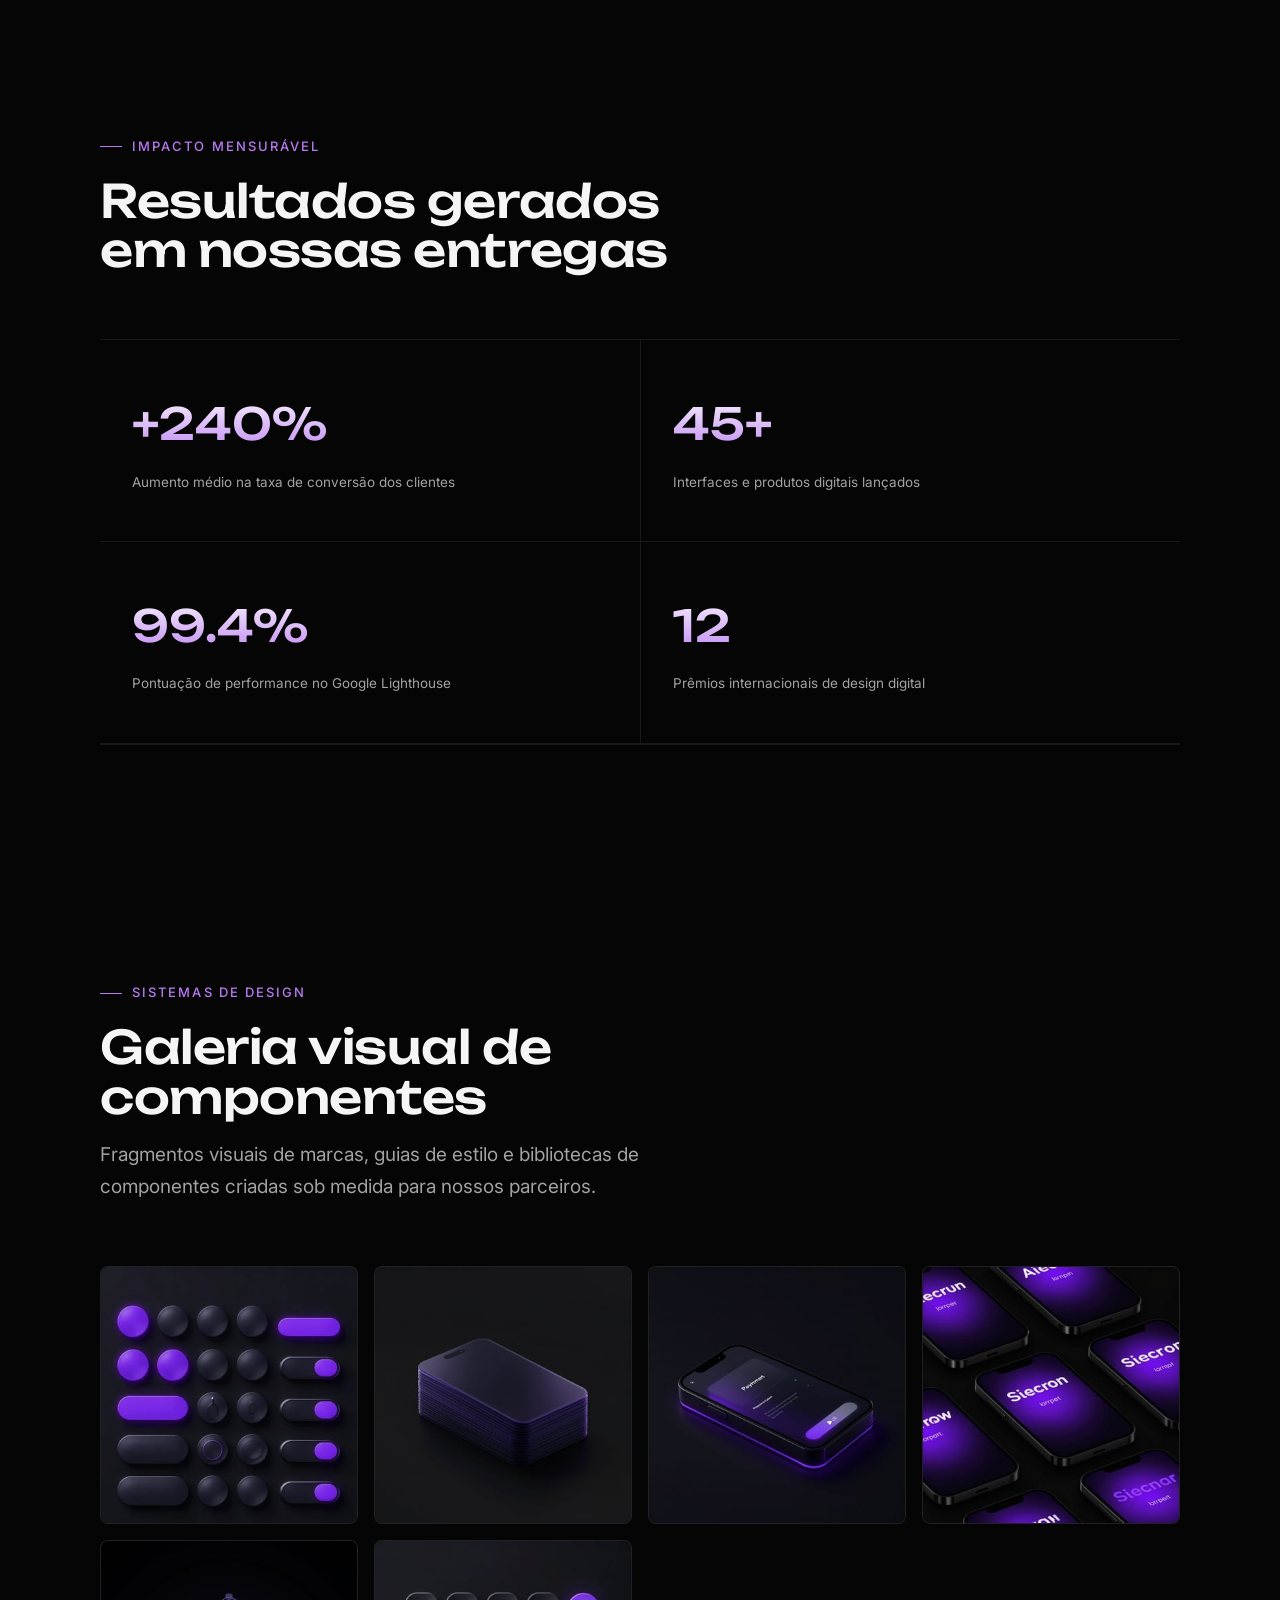
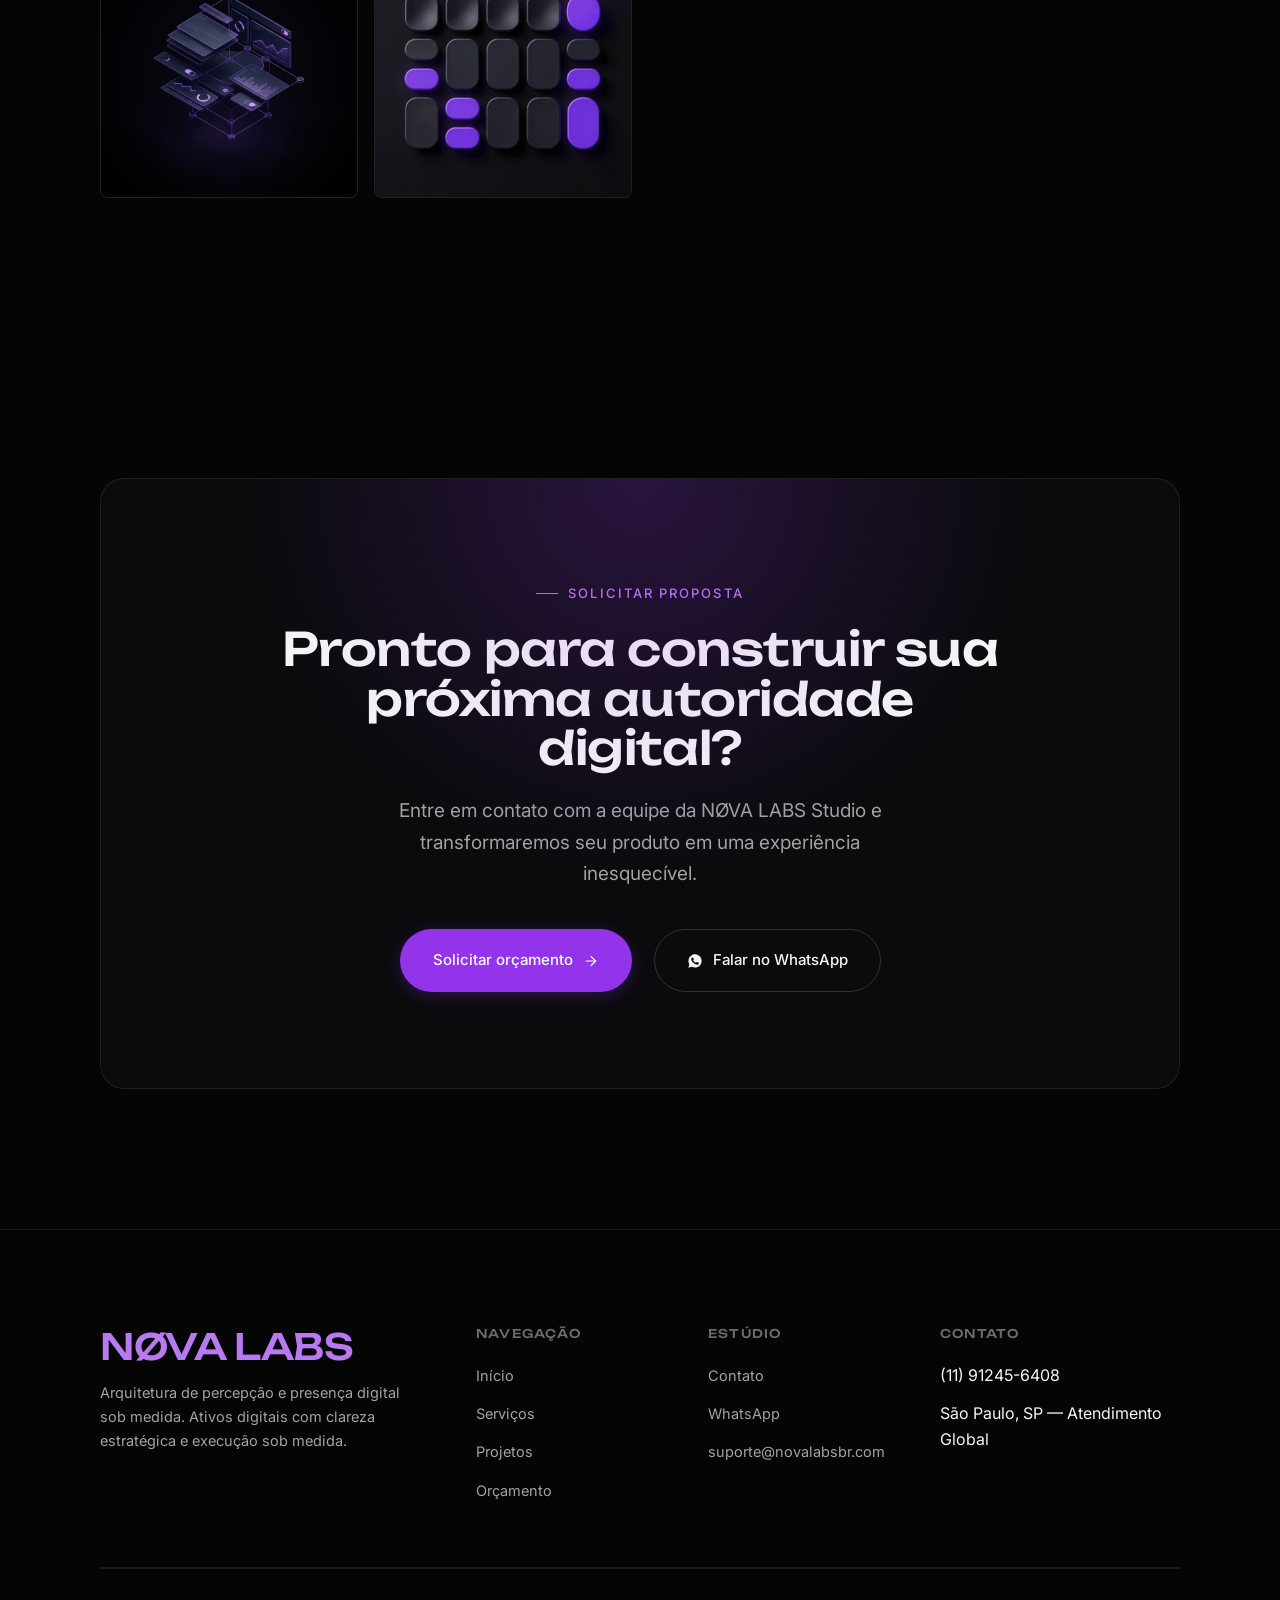
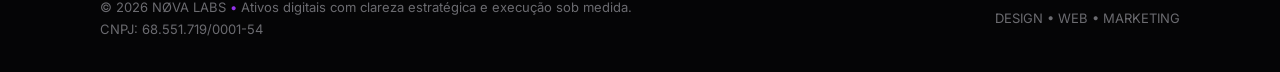
<file: projetos.html>
<!DOCTYPE html>
<html lang="pt-BR">
<head>
<meta charset="UTF-8">
<meta name="viewport" content="width=device-width, initial-scale=1.0">
<script>document.documentElement.classList.add('js');</script>
<link rel="preconnect" href="https://fonts.googleapis.com">
<link rel="preconnect" href="https://fonts.gstatic.com" crossorigin>
<link href="https://fonts.googleapis.com/css2?family=Unbounded:wght@400;500;600;700&family=Inter:wght@400;500;600&display=swap" rel="stylesheet">
<link rel="icon" type="image/svg+xml" href="assets/icons/favicon.svg">
<link rel="stylesheet" href="css/style.css">
<link rel="stylesheet" href="css/animations.css">
<link rel="stylesheet" href="css/responsive.css">
<title>Projetos | NOVA LABS</title>
<meta name="description" content="Conheça os projetos da NØVA LABS: fintech, e-commerce de alta performance e health tech, construídos com arquitetura de percepção digital.">
<meta property="og:type" content="website">
<meta property="og:site_name" content="NØVA LABS">
<meta property="og:title" content="Projetos | NOVA LABS">
<meta property="og:description" content="Conheça os projetos da NØVA LABS: fintech, e-commerce de alta performance e health tech, construídos com arquitetura de percepção digital.">
<meta property="og:url" content="https://www.novalabsbr.com/projetos">
<meta property="og:image" content="assets/images/projects/isometric-system.png">
<meta name="twitter:card" content="summary_large_image">
<meta name="twitter:title" content="Projetos | NOVA LABS">
<meta name="twitter:description" content="Conheça os projetos da NØVA LABS: fintech, e-commerce de alta performance e health tech, construídos com arquitetura de percepção digital.">
<link rel="canonical" href="https://www.novalabsbr.com/projetos">
</head>
<body>
  <a href="#main" class="skip-link">Pular para o conteúdo</a>
  <header class="site-header" data-header>
    <div class="container">
      <a href="/inicio" class="logo">NØVA<span>&nbsp;LABS</span></a>
      <nav class="nav">
        <ul class="nav-links">
          <li><a href="/inicio" data-nav-link>Início</a></li>
          <li><a href="/servicos" data-nav-link>Serviços</a></li>
          <li><a href="/projetos" data-nav-link class="is-active">Projetos</a></li>
          <li><a href="/orcamento" data-nav-link>Orçamento</a></li>
        </ul>
        <div class="nav-cta">
          <a href="/contato" class="btn btn--secondary btn--sm">Contato</a>
          <a href="/orcamento" class="btn btn--primary btn--sm">Solicitar orçamento</a>
        </div>
        <button class="menu-toggle" data-menu-toggle aria-label="Abrir menu" aria-expanded="false" aria-controls="mobile-nav">
          <svg viewBox="0 0 24 24" fill="none" stroke="currentColor" stroke-width="1.8" stroke-linecap="round"><line x1="3" y1="7" x2="21" y2="7"/><line x1="3" y1="12" x2="21" y2="12"/><line x1="3" y1="17" x2="21" y2="17"/></svg>
        </button>
      </nav>
    </div>
  </header>

  <div class="mobile-nav" id="mobile-nav" data-mobile-nav>
    <div class="mobile-nav-top">
      <a href="/inicio" class="logo">NØVA<span>&nbsp;LABS</span></a>
      <button class="menu-toggle" data-menu-close aria-label="Fechar menu">
        <svg viewBox="0 0 24 24" fill="none" stroke="currentColor" stroke-width="1.8" stroke-linecap="round"><line x1="5" y1="5" x2="19" y2="19"/><line x1="19" y1="5" x2="5" y2="19"/></svg>
      </button>
    </div>
    <div class="mobile-nav-links">
      <a href="/inicio" data-nav-link>Início</a>
      <a href="/servicos" data-nav-link>Serviços</a>
      <a href="/projetos" data-nav-link class="is-active">Projetos</a>
      <a href="/orcamento" data-nav-link>Orçamento</a>
    </div>
    <div class="mobile-nav-foot">
      <a href="/orcamento" class="btn btn--primary">Solicitar orçamento</a>
      <a href="#" data-wa class="btn btn--secondary">Falar no WhatsApp</a>
    </div>
  </div>

  <main id="main">

  <section class="page-hero">
    <div class="container">
      <span class="eyebrow">Portfólio NØVA LABS</span>
      <h1 style="margin-top:20px;">Projetos que transformam<br>marcas em autoridade.</h1>
      <p class="body-lg" style="max-width:580px; margin-top:24px;">Conheça nossas criações mais marcantes em arquitetura de percepção digital, sistemas de design e interfaces de alta performance construídas para conversão.</p>
    </div>
  </section>

  <!-- CASOS DE SUCESSO -->
  <section class="section section--tight">
    <div class="container">
      <div class="section-head section-head--split">
        <div>
          <span class="eyebrow">Casos de Sucesso</span>
          <h2 style="margin-top:18px;">Projetos em destaque</h2>
        </div>
      </div>
      <div class="projects-grid">
        <article class="project-card">
          <div class="project-thumb">
            <img src="assets/images/projects/finance-app.png" alt="Aplicativo Aura Digital Bank em dark mode com gráficos de desempenho em roxo" loading="lazy">
          </div>
          <div class="project-body">
            <span class="project-tag">Fintech &amp; Analytics</span>
            <h4>Aura Digital Bank</h4>
            <p>Redesign completo do ecossistema digital e aplicativo móvel. Aumentamos a retenção diária com uma interface intuitiva em dark mode e dados simplificados.</p>
            <span class="project-link">Ver estudo de caso <svg viewBox="0 0 24 24" fill="none" stroke="currentColor" stroke-width="1.8" stroke-linecap="round" stroke-linejoin="round"><line x1="5" y1="12" x2="19" y2="12"/><polyline points="12 5 19 12 12 19"/></svg></span>
          </div>
        </article>
        <article class="project-card">
          <div class="project-thumb">
            <img src="assets/images/projects/luxury-ecommerce.png" alt="Vitrine e-commerce de luxo em preto e roxo, produtos premium em destaque" loading="lazy">
          </div>
          <div class="project-body">
            <span class="project-tag">E-commerce de Alta Performance</span>
            <h4>Vortex Performance Hub</h4>
            <p>Plataforma headless e-commerce otimizada para carregamento ultra-rápido e máxima conversão no checkout. Estrutura focada no posicionamento premium do produto.</p>
            <span class="project-link">Ver estudo de caso <svg viewBox="0 0 24 24" fill="none" stroke="currentColor" stroke-width="1.8" stroke-linecap="round" stroke-linejoin="round"><line x1="5" y1="12" x2="19" y2="12"/><polyline points="12 5 19 12 12 19"/></svg></span>
          </div>
        </article>
        <article class="project-card">
          <div class="project-thumb">
            <img src="assets/images/projects/dashboard-analytics.png" alt="Dashboard de dados médicos Pulse Health Intelligence com gráficos em roxo" loading="lazy">
          </div>
          <div class="project-body">
            <span class="project-tag">Health Tech &amp; SaaS</span>
            <h4>Pulse Health Intelligence</h4>
            <p>Arquitetura de percepção e plataforma web para startup de inteligência médica preditiva. Transformação de dados complexos em relatórios visuais claros.</p>
            <span class="project-link">Ver estudo de caso <svg viewBox="0 0 24 24" fill="none" stroke="currentColor" stroke-width="1.8" stroke-linecap="round" stroke-linejoin="round"><line x1="5" y1="12" x2="19" y2="12"/><polyline points="12 5 19 12 12 19"/></svg></span>
          </div>
        </article>
      </div>
    </div>
  </section>

  <!-- STATS -->
  <section class="section--tight">
    <div class="container">
      <div class="section-head">
        <span class="eyebrow">Impacto Mensurável</span>
        <h2 style="margin-top:18px;">Resultados gerados em nossas entregas</h2>
      </div>
      <div class="stats-band" data-reveal="fade">
        <div class="stat"><strong>+240%</strong><span>Aumento médio na taxa de conversão dos clientes</span></div>
        <div class="stat"><strong>45+</strong><span>Interfaces e produtos digitais lançados</span></div>
        <div class="stat"><strong>99.4%</strong><span>Pontuação de performance no Google Lighthouse</span></div>
        <div class="stat"><strong>12</strong><span>Prêmios internacionais de design digital</span></div>
      </div>
    </div>
  </section>

  <!-- SISTEMAS DE DESIGN -->
  <section class="section">
    <div class="container">
      <div class="section-head">
        <span class="eyebrow">Sistemas de Design</span>
        <h2 style="margin-top:18px;">Galeria visual de componentes</h2>
        <p class="body-lg" style="margin-top:18px;">Fragmentos visuais de marcas, guias de estilo e bibliotecas de componentes criadas sob medida para nossos parceiros.</p>
      </div>
      <div class="gallery-strip" data-reveal="fade">
        <div class="gallery-item"><img src="assets/images/projects/toggle-ui.png" alt="Sistema de toggles e controles de interface em roxo e preto" loading="lazy"></div>
        <div class="gallery-item"><img src="assets/images/projects/card-plate.png" alt="Placa de identidade visual minimalista com tipografia em destaque" loading="lazy"></div>
        <div class="gallery-item"><img src="assets/images/projects/phone-mockup.png" alt="Mockup de smartphone com interface escura iluminada em roxo" loading="lazy"></div>
        <div class="gallery-item"><img src="assets/images/projects/phone-grid.png" alt="Grade de telas de aplicativo com identidade visual consistente" loading="lazy"></div>
        <div class="gallery-item"><img src="assets/images/projects/isometric-system.png" alt="Ilustração isométrica de sistema de componentes digitais" loading="lazy"></div>
        <div class="gallery-item"><img src="assets/images/projects/dashboard-ui.png" alt="Interface de dashboard com gráficos de barra e indicadores em roxo" loading="lazy"></div>
      </div>
    </div>
  </section>

  <!-- CTA -->
  <section class="section">
    <div class="container">
      <div class="cta-band" data-reveal>
        <span class="eyebrow" style="justify-content:center;">Solicitar proposta</span>
        <h2 style="margin-top:20px;">Pronto para construir sua próxima autoridade digital?</h2>
        <p class="body-lg">Entre em contato com a equipe da NØVA LABS Studio e transformaremos seu produto em uma experiência inesquecível.</p>
        <div class="hero-actions">
          <a href="/orcamento" class="btn btn--primary">Solicitar orçamento <svg viewBox="0 0 24 24" fill="none" stroke="currentColor" stroke-width="1.8" stroke-linecap="round" stroke-linejoin="round"><line x1="5" y1="12" x2="19" y2="12"/><polyline points="12 5 19 12 12 19"/></svg></a>
          <a href="#" class="btn btn--secondary" data-wa><svg viewBox="0 0 24 24" fill="currentColor"><path d="M12.04 2C6.58 2 2.13 6.45 2.13 11.91c0 1.75.46 3.45 1.33 4.95L2.05 22l5.25-1.38a9.9 9.9 0 0 0 4.74 1.21h.01c5.46 0 9.9-4.45 9.9-9.9 0-2.65-1.03-5.14-2.9-7.01A9.86 9.86 0 0 0 12.04 2Zm5.8 14.1c-.24.68-1.4 1.32-1.93 1.4-.5.08-1.13.11-1.82-.12-.42-.13-.96-.31-1.65-.6-2.9-1.25-4.79-4.17-4.94-4.36-.14-.2-1.18-1.57-1.18-3 0-1.42.75-2.12 1.02-2.41.26-.29.57-.36.76-.36.19 0 .38 0 .55.01.18.01.41-.07.64.49.24.58.81 2 .88 2.14.07.15.12.32.02.51-.09.2-.14.32-.28.49-.14.17-.29.37-.42.5-.14.14-.28.29-.12.57.16.28.72 1.19 1.55 1.93 1.06.95 1.96 1.24 2.24 1.38.28.14.44.12.6-.07.16-.19.68-.79.87-1.06.18-.27.36-.22.6-.13.25.09 1.56.74 1.83.87.27.13.45.2.51.31.07.12.07.66-.17 1.33Z"/></svg> Falar no WhatsApp</a>
        </div>
      </div>
    </div>
  </section>

  </main>
  <footer class="site-footer">
    <div class="container">
      <div class="footer-top">
        <div class="footer-brand">
          <h3>NØVA LABS</h3>
          <p>Arquitetura de percepção e presença digital sob medida. Ativos digitais com clareza estratégica e execução sob medida.</p>
        </div>
        <div class="footer-col">
          <h6>Navegação</h6>
          <ul>
            <li><a href="/inicio">Início</a></li>
            <li><a href="/servicos">Serviços</a></li>
            <li><a href="/projetos">Projetos</a></li>
            <li><a href="/orcamento">Orçamento</a></li>
          </ul>
        </div>
        <div class="footer-col">
          <h6>Estúdio</h6>
          <ul>
            <li><a href="/contato">Contato</a></li>
            <li><a href="#" data-wa>WhatsApp</a></li>
            <li><a href="mailto:suporte@novalabsbr.com" data-email>suporte@novalabsbr.com</a></li>
          </ul>
        </div>
        <div class="footer-col">
          <h6>Contato</h6>
          <ul>
            <li data-phone>(11) 91245-6408</li>
            <li data-location>São Paulo, SP — Atendimento Global</li>
          </ul>
        </div>
      </div>
      <div class="divider"></div>
      <div class="footer-bottom">
        <p>&copy; 2026 NØVA LABS<span class="dot">•</span>Ativos digitais com clareza estratégica e execução sob medida.<br>CNPJ: 68.551.719/0001-54</p>
        <p>DESIGN • WEB • MARKETING</p>
      </div>
    </div>
  </footer>

  <a href="#" class="wa-float" data-wa-float aria-label="Falar no WhatsApp">
    <svg viewBox="0 0 24 24" fill="currentColor"><path d="M12.04 2C6.58 2 2.13 6.45 2.13 11.91c0 1.75.46 3.45 1.33 4.95L2.05 22l5.25-1.38a9.9 9.9 0 0 0 4.74 1.21h.01c5.46 0 9.9-4.45 9.9-9.9 0-2.65-1.03-5.14-2.9-7.01A9.86 9.86 0 0 0 12.04 2Zm5.8 14.1c-.24.68-1.4 1.32-1.93 1.4-.5.08-1.13.11-1.82-.12-.42-.13-.96-.31-1.65-.6-2.9-1.25-4.79-4.17-4.94-4.36-.14-.2-1.18-1.57-1.18-3 0-1.42.75-2.12 1.02-2.41.26-.29.57-.36.76-.36.19 0 .38 0 .55.01.18.01.41-.07.64.49.24.58.81 2 .88 2.14.07.15.12.32.02.51-.09.2-.14.32-.28.49-.14.17-.29.37-.42.5-.14.14-.28.29-.12.57.16.28.72 1.19 1.55 1.93 1.06.95 1.96 1.24 2.24 1.38.28.14.44.12.6-.07.16-.19.68-.79.87-1.06.18-.27.36-.22.6-.13.25.09 1.56.74 1.83.87.27.13.45.2.51.31.07.12.07.66-.17 1.33Z"/></svg>
  </a>

  <script src="js/main.js"></script>
  <script src="js/menu.js"></script>
  <script src="js/animations.js"></script>
</body>
</html>
</file>
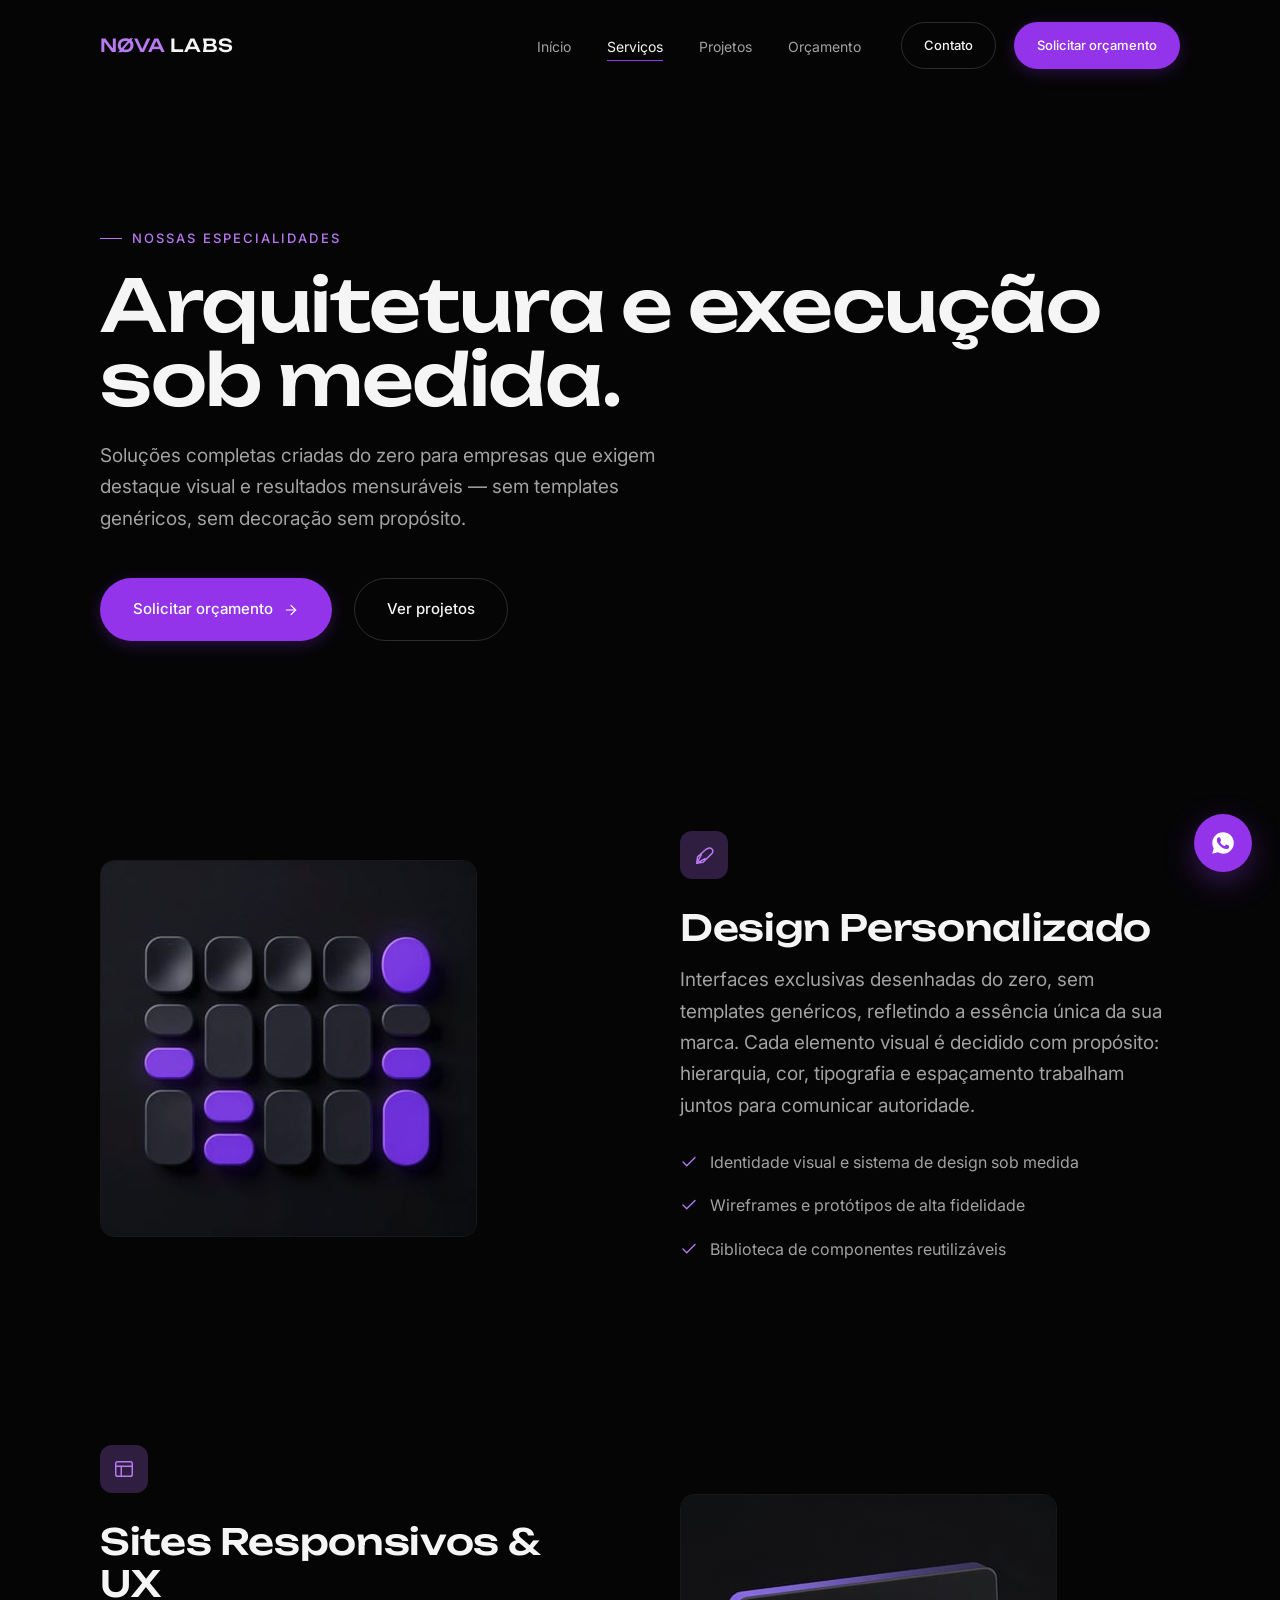
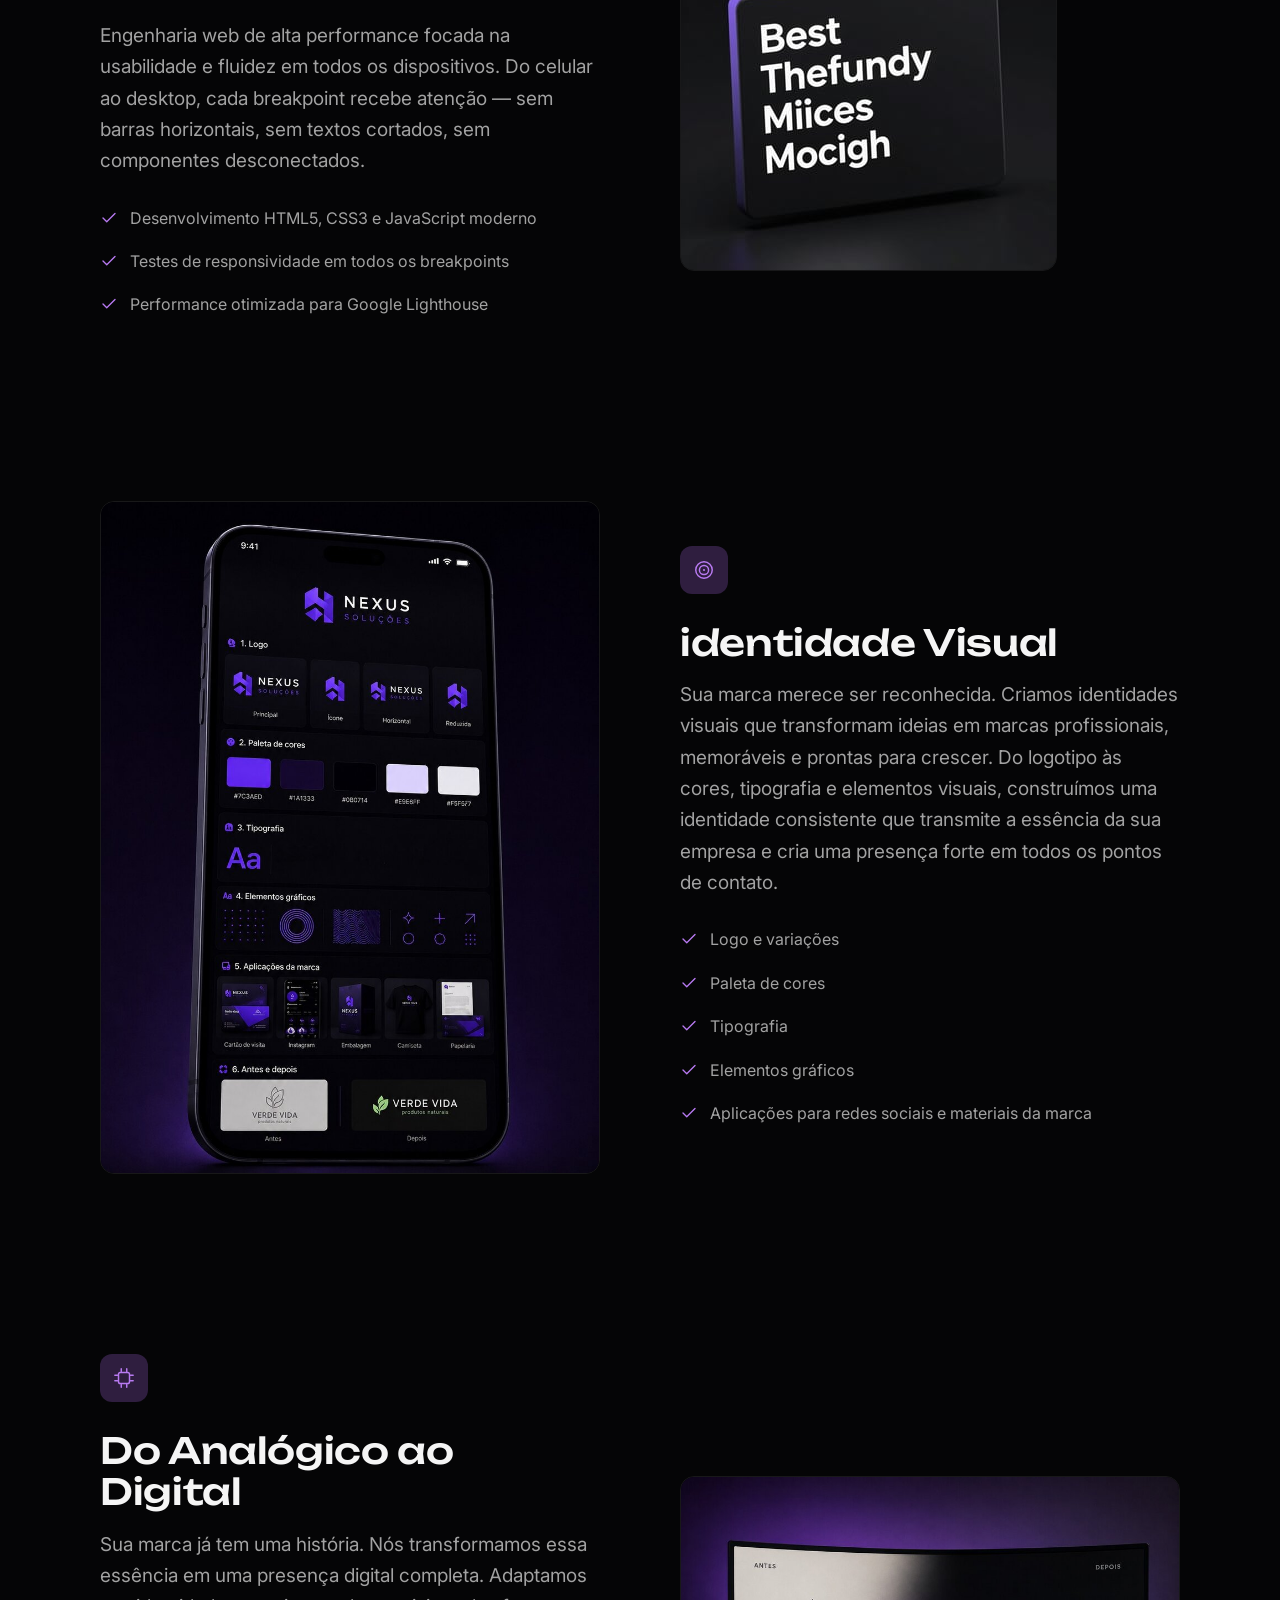
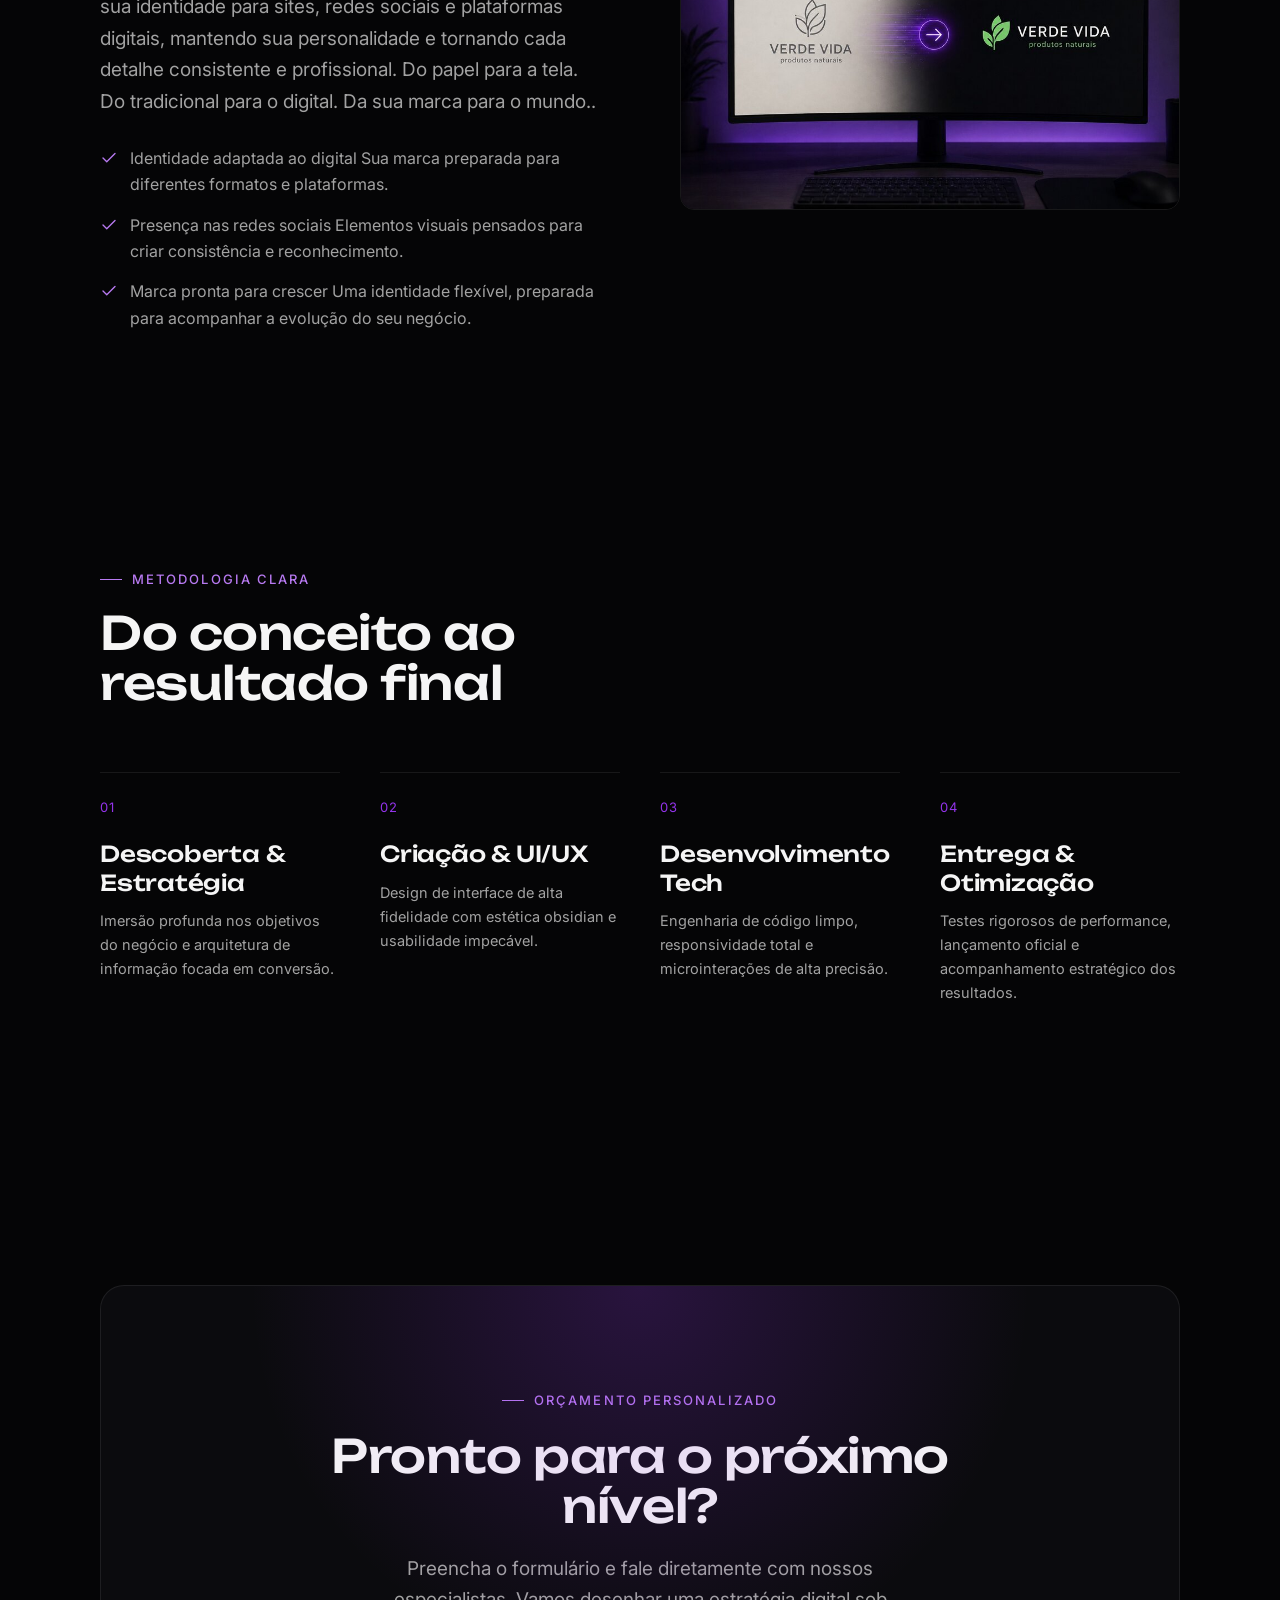
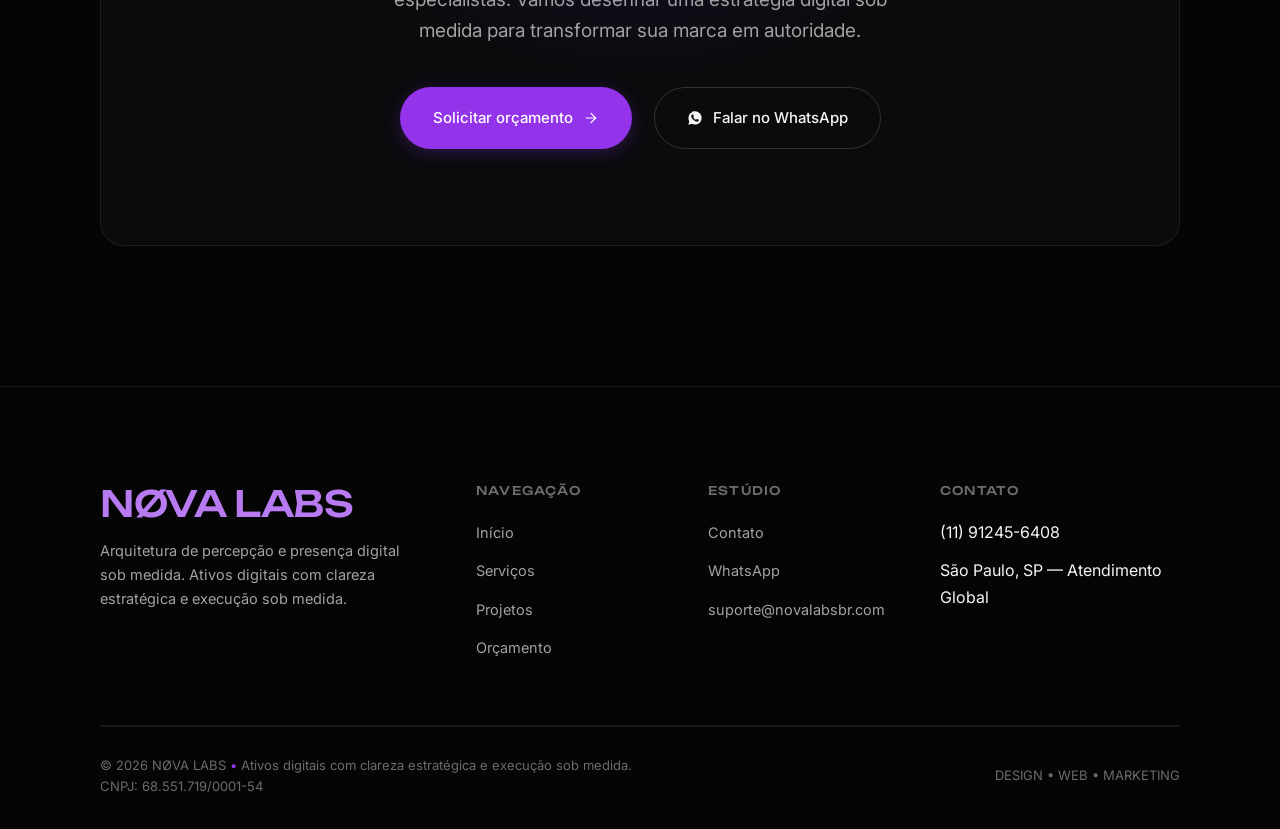
<file: servicos.html>
<!DOCTYPE html>
<html lang="pt-BR">
<head>
<meta charset="UTF-8">
<meta name="viewport" content="width=device-width, initial-scale=1.0">
<script>document.documentElement.classList.add('js');</script>
<link rel="preconnect" href="https://fonts.googleapis.com">
<link rel="preconnect" href="https://fonts.gstatic.com" crossorigin>
<link href="https://fonts.googleapis.com/css2?family=Unbounded:wght@400;500;600;700&family=Inter:wght@400;500;600&display=swap" rel="stylesheet">
<link rel="icon" type="image/svg+xml" href="assets/icons/favicon.svg">
<link rel="stylesheet" href="css/style.css">
<link rel="stylesheet" href="css/animations.css">
<link rel="stylesheet" href="css/responsive.css">
<title>Serviços | NOVA LABS</title>
<meta name="description" content="Design personalizado, sites responsivos e UX, estratégia e conversão, e soluções modernas — conheça as especialidades da NØVA LABS.">
<meta property="og:type" content="website">
<meta property="og:site_name" content="NØVA LABS">
<meta property="og:title" content="Serviços | NOVA LABS">
<meta property="og:description" content="Design personalizado, sites responsivos e UX, estratégia e conversão, e soluções modernas — conheça as especialidades da NØVA LABS.">
<meta property="og:url" content="https://www.novalabsbr.com/servicos">
<meta property="og:image" content="assets/images/projects/isometric-system.png">
<meta name="twitter:card" content="summary_large_image">
<meta name="twitter:title" content="Serviços | NOVA LABS">
<meta name="twitter:description" content="Design personalizado, sites responsivos e UX, estratégia e conversão, e soluções modernas — conheça as especialidades da NØVA LABS.">
<link rel="canonical" href="https://www.novalabsbr.com/servicos">
</head>
<body>
  <a href="#main" class="skip-link">Pular para o conteúdo</a>
  <header class="site-header" data-header>
    <div class="container">
      <a href="/inicio" class="logo">NØVA<span>&nbsp;LABS</span></a>
      <nav class="nav">
        <ul class="nav-links">
          <li><a href="/inicio" data-nav-link>Início</a></li>
          <li><a href="/servicos" data-nav-link class="is-active">Serviços</a></li>
          <li><a href="/projetos" data-nav-link>Projetos</a></li>
          <li><a href="/orcamento" data-nav-link>Orçamento</a></li>
        </ul>
        <div class="nav-cta">
          <a href="/contato" class="btn btn--secondary btn--sm">Contato</a>
          <a href="/orcamento" class="btn btn--primary btn--sm">Solicitar orçamento</a>
        </div>
        <button class="menu-toggle" data-menu-toggle aria-label="Abrir menu" aria-expanded="false" aria-controls="mobile-nav">
          <svg viewBox="0 0 24 24" fill="none" stroke="currentColor" stroke-width="1.8" stroke-linecap="round"><line x1="3" y1="7" x2="21" y2="7"/><line x1="3" y1="12" x2="21" y2="12"/><line x1="3" y1="17" x2="21" y2="17"/></svg>
        </button>
      </nav>
    </div>
  </header>

  <div class="mobile-nav" id="mobile-nav" data-mobile-nav>
    <div class="mobile-nav-top">
      <a href="/inicio" class="logo">NØVA<span>&nbsp;LABS</span></a>
      <button class="menu-toggle" data-menu-close aria-label="Fechar menu">
        <svg viewBox="0 0 24 24" fill="none" stroke="currentColor" stroke-width="1.8" stroke-linecap="round"><line x1="5" y1="5" x2="19" y2="19"/><line x1="19" y1="5" x2="5" y2="19"/></svg>
      </button>
    </div>
    <div class="mobile-nav-links">
      <a href="/inicio" data-nav-link>Início</a>
      <a href="/servicos" data-nav-link class="is-active">Serviços</a>
      <a href="/projetos" data-nav-link>Projetos</a>
      <a href="/orcamento" data-nav-link>Orçamento</a>
    </div>
    <div class="mobile-nav-foot">
      <a href="/orcamento" class="btn btn--primary">Solicitar orçamento</a>
      <a href="#" data-wa class="btn btn--secondary">Falar no WhatsApp</a>
    </div>
  </div>

  <main id="main">

  <section class="page-hero">
    <div class="container">
      <span class="eyebrow">Nossas Especialidades</span>
      <h1 style="margin-top:20px;">Arquitetura e execução<br>sob medida.</h1>
      <p class="body-lg" style="max-width:560px; margin-top:24px;">Soluções completas criadas do zero para empresas que exigem destaque visual e resultados mensuráveis — sem templates genéricos, sem decoração sem propósito.</p>
      <div class="hero-actions">
        <a href="/orcamento" class="btn btn--primary">Solicitar orçamento <svg viewBox="0 0 24 24" fill="none" stroke="currentColor" stroke-width="1.8" stroke-linecap="round" stroke-linejoin="round"><line x1="5" y1="12" x2="19" y2="12"/><polyline points="12 5 19 12 12 19"/></svg></a>
        <a href="/projetos" class="btn btn--secondary">Ver projetos</a>
      </div>
    </div>
  </section>

  <!-- SERVICE DETAIL 1 -->
  <section class="section section--tight">
    <div class="container">
      <div class="split">
        <div class="split-media" data-reveal>
          <img src="assets/images/projects/dashboard-ui.png" alt="Dashboard digital com gráficos em roxo neon, exemplo de design personalizado" loading="lazy">
        </div>
        <div data-reveal data-reveal-delay="2">
          <div class="spec-icon"><svg viewBox="0 0 24 24" fill="none" stroke="currentColor" stroke-width="1.6" stroke-linecap="round" stroke-linejoin="round"><path d="M9.06 11.9 4 21l9.1-5.06M15.5 5.5a3.54 3.54 0 1 1 5 5L11 20 4 21l1-7 9.5-8.5Z"/></svg></div>
          <h3 style="margin-top:24px;">Design Personalizado</h3>
          <p class="body-lg" style="margin-top:16px;">Interfaces exclusivas desenhadas do zero, sem templates genéricos, refletindo a essência única da sua marca. Cada elemento visual é decidido com propósito: hierarquia, cor, tipografia e espaçamento trabalham juntos para comunicar autoridade.</p>
          <ul style="margin-top:28px; display:flex; flex-direction:column; gap:14px;">
            <li style="display:flex; gap:12px; align-items:flex-start;"><span style="color:var(--purple-glow); flex-shrink:0; width:18px; margin-top:3px;"><svg viewBox="0 0 24 24" fill="none" stroke="currentColor" stroke-width="1.8" stroke-linecap="round" stroke-linejoin="round"><polyline points="20 6 9 17 4 12"/></svg></span><span class="text-muted">Identidade visual e sistema de design sob medida</span></li>
            <li style="display:flex; gap:12px; align-items:flex-start;"><span style="color:var(--purple-glow); flex-shrink:0; width:18px; margin-top:3px;"><svg viewBox="0 0 24 24" fill="none" stroke="currentColor" stroke-width="1.8" stroke-linecap="round" stroke-linejoin="round"><polyline points="20 6 9 17 4 12"/></svg></span><span class="text-muted">Wireframes e protótipos de alta fidelidade</span></li>
            <li style="display:flex; gap:12px; align-items:flex-start;"><span style="color:var(--purple-glow); flex-shrink:0; width:18px; margin-top:3px;"><svg viewBox="0 0 24 24" fill="none" stroke="currentColor" stroke-width="1.8" stroke-linecap="round" stroke-linejoin="round"><polyline points="20 6 9 17 4 12"/></svg></span><span class="text-muted">Biblioteca de componentes reutilizáveis</span></li>
          </ul>
        </div>
      </div>
    </div>
  </section>

  <!-- SERVICE DETAIL 2 -->
  <section class="section section--tight">
    <div class="container">
      <div class="split">
        <div data-reveal>
          <div class="spec-icon"><svg viewBox="0 0 24 24" fill="none" stroke="currentColor" stroke-width="1.6" stroke-linecap="round" stroke-linejoin="round"><rect x="3" y="4" width="18" height="16" rx="2"/><line x1="3" y1="9" x2="21" y2="9"/><line x1="9" y1="9" x2="9" y2="20"/></svg></div>
          <h3 style="margin-top:24px;">Sites Responsivos &amp; UX</h3>
          <p class="body-lg" style="margin-top:16px;">Engenharia web de alta performance focada na usabilidade e fluidez em todos os dispositivos. Do celular ao desktop, cada breakpoint recebe atenção — sem barras horizontais, sem textos cortados, sem componentes desconectados.</p>
          <ul style="margin-top:28px; display:flex; flex-direction:column; gap:14px;">
            <li style="display:flex; gap:12px; align-items:flex-start;"><span style="color:var(--purple-glow); flex-shrink:0; width:18px; margin-top:3px;"><svg viewBox="0 0 24 24" fill="none" stroke="currentColor" stroke-width="1.8" stroke-linecap="round" stroke-linejoin="round"><polyline points="20 6 9 17 4 12"/></svg></span><span class="text-muted">Desenvolvimento HTML5, CSS3 e JavaScript moderno</span></li>
            <li style="display:flex; gap:12px; align-items:flex-start;"><span style="color:var(--purple-glow); flex-shrink:0; width:18px; margin-top:3px;"><svg viewBox="0 0 24 24" fill="none" stroke="currentColor" stroke-width="1.8" stroke-linecap="round" stroke-linejoin="round"><polyline points="20 6 9 17 4 12"/></svg></span><span class="text-muted">Testes de responsividade em todos os breakpoints</span></li>
            <li style="display:flex; gap:12px; align-items:flex-start;"><span style="color:var(--purple-glow); flex-shrink:0; width:18px; margin-top:3px;"><svg viewBox="0 0 24 24" fill="none" stroke="currentColor" stroke-width="1.8" stroke-linecap="round" stroke-linejoin="round"><polyline points="20 6 9 17 4 12"/></svg></span><span class="text-muted">Performance otimizada para Google Lighthouse</span></li>
          </ul>
        </div>
        <div class="split-media" data-reveal data-reveal-delay="2">
          <img src="assets/images/projects/tablet-mockup.png" alt="Tablet exibindo interface escura com detalhes em roxo, exemplo de site responsivo" loading="lazy">
        </div>
      </div>
    </div>
  </section>

  <!-- SERVICE DETAIL 3 -->
  <section class="section section--tight">
    <div class="container">
      <div class="split">
        <div class="split-media" data-reveal>
          <img src="assets/images/projects/identidade-visual-sistema.jpg" alt="Sistema de identidade visual completo: logo, paleta de cores, tipografia, elementos gráficos e aplicações da marca" loading="lazy">
        </div>
        <div data-reveal data-reveal-delay="2">
          <div class="spec-icon"><svg viewBox="0 0 24 24" fill="none" stroke="currentColor" stroke-width="1.6"><circle cx="12" cy="12" r="9"/><circle cx="12" cy="12" r="5"/><circle cx="12" cy="12" r="1.2" fill="currentColor" stroke="none"/></svg></div>
          <h3 style="margin-top:24px;">identidade Visual</h3>
          <p class="body-lg" style="margin-top:16px;">Sua marca merece ser reconhecida. Criamos identidades visuais que transformam ideias em marcas profissionais, memoráveis e prontas para crescer. Do logotipo às cores, tipografia e elementos visuais, construímos uma identidade consistente que transmite a essência da sua empresa e cria uma presença forte em todos os pontos de contato.</p>
          <ul style="margin-top:28px; display:flex; flex-direction:column; gap:14px;">
            <li style="display:flex; gap:12px; align-items:flex-start;"><span style="color:var(--purple-glow); flex-shrink:0; width:18px; margin-top:3px;"><svg viewBox="0 0 24 24" fill="none" stroke="currentColor" stroke-width="1.8" stroke-linecap="round" stroke-linejoin="round"><polyline points="20 6 9 17 4 12"/></svg></span><span class="text-muted">Logo e variações</span></li>
            <li style="display:flex; gap:12px; align-items:flex-start;"><span style="color:var(--purple-glow); flex-shrink:0; width:18px; margin-top:3px;"><svg viewBox="0 0 24 24" fill="none" stroke="currentColor" stroke-width="1.8" stroke-linecap="round" stroke-linejoin="round"><polyline points="20 6 9 17 4 12"/></svg></span><span class="text-muted">Paleta de cores
</span></li>
            <li style="display:flex; gap:12px; align-items:flex-start;"><span style="color:var(--purple-glow); flex-shrink:0; width:18px; margin-top:3px;"><svg viewBox="0 0 24 24" fill="none" stroke="currentColor" stroke-width="1.8" stroke-linecap="round" stroke-linejoin="round"><polyline points="20 6 9 17 4 12"/></svg></span><span class="text-muted">Tipografia</span></li>
            <li style="display:flex; gap:12px; align-items:flex-start;"><span style="color:var(--purple-glow); flex-shrink:0; width:18px; margin-top:3px;"><svg viewBox="0 0 24 24" fill="none" stroke="currentColor" stroke-width="1.8" stroke-linecap="round" stroke-linejoin="round"><polyline points="20 6 9 17 4 12"/></svg></span><span class="text-muted">Elementos gráficos</span></li>
            <li style="display:flex; gap:12px; align-items:flex-start;"><span style="color:var(--purple-glow); flex-shrink:0; width:18px; margin-top:3px;"><svg viewBox="0 0 24 24" fill="none" stroke="currentColor" stroke-width="1.8" stroke-linecap="round" stroke-linejoin="round"><polyline points="20 6 9 17 4 12"/></svg></span><span class="text-muted">Aplicações para redes sociais e materiais da marca</span></li>
          </ul>
        </div>
      </div>
    </div>
  </section>

  <!-- SERVICE DETAIL 4 -->
  <section class="section section--tight">
    <div class="container">
      <div class="split">
        <div data-reveal>
          <div class="spec-icon"><svg viewBox="0 0 24 24" fill="none" stroke="currentColor" stroke-width="1.6" stroke-linecap="round" stroke-linejoin="round"><rect x="6" y="6" width="12" height="12" rx="2"/><path d="M9 2v3M15 2v3M9 19v3M15 19v3M2 9h3M2 15h3M19 9h3M19 15h3"/></svg></div>
          <h3 style="margin-top:24px;">Do Analógico ao Digital</h3>
          <p class="body-lg" style="margin-top:16px;">Sua marca já tem uma história. Nós transformamos essa essência em uma presença digital completa. Adaptamos sua identidade para sites, redes sociais e plataformas digitais, mantendo sua personalidade e tornando cada detalhe consistente e profissional. Do papel para a tela. Do tradicional para o digital. Da sua marca para o mundo..</p>
          <ul style="margin-top:28px; display:flex; flex-direction:column; gap:14px;">
            <li style="display:flex; gap:12px; align-items:flex-start;"><span style="color:var(--purple-glow); flex-shrink:0; width:18px; margin-top:3px;"><svg viewBox="0 0 24 24" fill="none" stroke="currentColor" stroke-width="1.8" stroke-linecap="round" stroke-linejoin="round"><polyline points="20 6 9 17 4 12"/></svg></span><span class="text-muted">Identidade adaptada ao digital
Sua marca preparada para diferentes formatos e plataformas.</span></li>
            <li style="display:flex; gap:12px; align-items:flex-start;"><span style="color:var(--purple-glow); flex-shrink:0; width:18px; margin-top:3px;"><svg viewBox="0 0 24 24" fill="none" stroke="currentColor" stroke-width="1.8" stroke-linecap="round" stroke-linejoin="round"><polyline points="20 6 9 17 4 12"/></svg></span><span class="text-muted">Presença nas redes sociais
Elementos visuais pensados para criar consistência e reconhecimento.</span></li>
            <li style="display:flex; gap:12px; align-items:flex-start;"><span style="color:var(--purple-glow); flex-shrink:0; width:18px; margin-top:3px;"><svg viewBox="0 0 24 24" fill="none" stroke="currentColor" stroke-width="1.8" stroke-linecap="round" stroke-linejoin="round"><polyline points="20 6 9 17 4 12"/></svg></span><span class="text-muted">Marca pronta para crescer
Uma identidade flexível, preparada para acompanhar a evolução do seu negócio.</span></li>
          </ul>
        </div>
        <div class="split-media" data-reveal data-reveal-delay="2">
          <img src="assets/images/projects/analogico-ao-digital.jpg" alt="Comparativo antes e depois de uma marca: identidade tradicional transformada em identidade digital moderna" loading="lazy">
        </div>
      </div>
    </div>
  </section>

  <!-- PROCESSO -->
  <section class="section">
    <div class="container">
      <div class="section-head">
        <span class="eyebrow">Metodologia Clara</span>
        <h2>Do conceito ao resultado final</h2>
      </div>
      <div class="process-list">
        <div class="process-item">
          <span class="index">01</span>
          <h4>Descoberta &amp; Estratégia</h4>
          <p>Imersão profunda nos objetivos do negócio e arquitetura de informação focada em conversão.</p>
        </div>
        <div class="process-item">
          <span class="index">02</span>
          <h4>Criação &amp; UI/UX</h4>
          <p>Design de interface de alta fidelidade com estética obsidian e usabilidade impecável.</p>
        </div>
        <div class="process-item">
          <span class="index">03</span>
          <h4>Desenvolvimento Tech</h4>
          <p>Engenharia de código limpo, responsividade total e microinterações de alta precisão.</p>
        </div>
        <div class="process-item">
          <span class="index">04</span>
          <h4>Entrega &amp; Otimização</h4>
          <p>Testes rigorosos de performance, lançamento oficial e acompanhamento estratégico dos resultados.</p>
        </div>
      </div>
    </div>
  </section>

  <!-- CTA -->
  <section class="section">
    <div class="container">
      <div class="cta-band" data-reveal>
        <span class="eyebrow" style="justify-content:center;">Orçamento Personalizado</span>
        <h2 style="margin-top:20px;">Pronto para o próximo nível?</h2>
        <p class="body-lg">Preencha o formulário e fale diretamente com nossos especialistas. Vamos desenhar uma estratégia digital sob medida para transformar sua marca em autoridade.</p>
        <div class="hero-actions">
          <a href="/orcamento" class="btn btn--primary">Solicitar orçamento <svg viewBox="0 0 24 24" fill="none" stroke="currentColor" stroke-width="1.8" stroke-linecap="round" stroke-linejoin="round"><line x1="5" y1="12" x2="19" y2="12"/><polyline points="12 5 19 12 12 19"/></svg></a>
          <a href="#" class="btn btn--secondary" data-wa><svg viewBox="0 0 24 24" fill="currentColor"><path d="M12.04 2C6.58 2 2.13 6.45 2.13 11.91c0 1.75.46 3.45 1.33 4.95L2.05 22l5.25-1.38a9.9 9.9 0 0 0 4.74 1.21h.01c5.46 0 9.9-4.45 9.9-9.9 0-2.65-1.03-5.14-2.9-7.01A9.86 9.86 0 0 0 12.04 2Zm5.8 14.1c-.24.68-1.4 1.32-1.93 1.4-.5.08-1.13.11-1.82-.12-.42-.13-.96-.31-1.65-.6-2.9-1.25-4.79-4.17-4.94-4.36-.14-.2-1.18-1.57-1.18-3 0-1.42.75-2.12 1.02-2.41.26-.29.57-.36.76-.36.19 0 .38 0 .55.01.18.01.41-.07.64.49.24.58.81 2 .88 2.14.07.15.12.32.02.51-.09.2-.14.32-.28.49-.14.17-.29.37-.42.5-.14.14-.28.29-.12.57.16.28.72 1.19 1.55 1.93 1.06.95 1.96 1.24 2.24 1.38.28.14.44.12.6-.07.16-.19.68-.79.87-1.06.18-.27.36-.22.6-.13.25.09 1.56.74 1.83.87.27.13.45.2.51.31.07.12.07.66-.17 1.33Z"/></svg> Falar no WhatsApp</a>
        </div>
      </div>
    </div>
  </section>

  </main>
  <footer class="site-footer">
    <div class="container">
      <div class="footer-top">
        <div class="footer-brand">
          <h3>NØVA LABS</h3>
          <p>Arquitetura de percepção e presença digital sob medida. Ativos digitais com clareza estratégica e execução sob medida.</p>
        </div>
        <div class="footer-col">
          <h6>Navegação</h6>
          <ul>
            <li><a href="/inicio">Início</a></li>
            <li><a href="/servicos">Serviços</a></li>
            <li><a href="/projetos">Projetos</a></li>
            <li><a href="/orcamento">Orçamento</a></li>
          </ul>
        </div>
        <div class="footer-col">
          <h6>Estúdio</h6>
          <ul>
            <li><a href="/contato">Contato</a></li>
            <li><a href="#" data-wa>WhatsApp</a></li>
            <li><a href="mailto:suporte@novalabsbr.com" data-email>suporte@novalabsbr.com</a></li>
          </ul>
        </div>
        <div class="footer-col">
          <h6>Contato</h6>
          <ul>
            <li data-phone>(11) 91245-6408</li>
            <li data-location>São Paulo, SP — Atendimento Global</li>
          </ul>
        </div>
      </div>
      <div class="divider"></div>
      <div class="footer-bottom">
        <p>&copy; 2026 NØVA LABS<span class="dot">•</span>Ativos digitais com clareza estratégica e execução sob medida.<br>CNPJ: 68.551.719/0001-54</p>
        <p>DESIGN • WEB • MARKETING</p>
      </div>
    </div>
  </footer>

  <a href="#" class="wa-float" data-wa-float aria-label="Falar no WhatsApp">
    <svg viewBox="0 0 24 24" fill="currentColor"><path d="M12.04 2C6.58 2 2.13 6.45 2.13 11.91c0 1.75.46 3.45 1.33 4.95L2.05 22l5.25-1.38a9.9 9.9 0 0 0 4.74 1.21h.01c5.46 0 9.9-4.45 9.9-9.9 0-2.65-1.03-5.14-2.9-7.01A9.86 9.86 0 0 0 12.04 2Zm5.8 14.1c-.24.68-1.4 1.32-1.93 1.4-.5.08-1.13.11-1.82-.12-.42-.13-.96-.31-1.65-.6-2.9-1.25-4.79-4.17-4.94-4.36-.14-.2-1.18-1.57-1.18-3 0-1.42.75-2.12 1.02-2.41.26-.29.57-.36.76-.36.19 0 .38 0 .55.01.18.01.41-.07.64.49.24.58.81 2 .88 2.14.07.15.12.32.02.51-.09.2-.14.32-.28.49-.14.17-.29.37-.42.5-.14.14-.28.29-.12.57.16.28.72 1.19 1.55 1.93 1.06.95 1.96 1.24 2.24 1.38.28.14.44.12.6-.07.16-.19.68-.79.87-1.06.18-.27.36-.22.6-.13.25.09 1.56.74 1.83.87.27.13.45.2.51.31.07.12.07.66-.17 1.33Z"/></svg>
  </a>

  <script src="js/main.js"></script>
  <script src="js/menu.js"></script>
  <script src="js/animations.js"></script>
</body>
</html>
</file>
<file: css/style.css>
/* ==========================================================================
   NØVA LABS — Core Stylesheet
   Dark / Premium / Futurista / Minimalista
   ========================================================================== */

:root{
  /* --- Color tokens (extracted from NOVA LABS brand identity) --- */
  --bg:              #050506;
  --bg-elevated:     #0b0b0e;
  --bg-card:         #0e0e12;
  --bg-card-hover:   #131318;
  --border:          rgba(245,245,245,0.08);
  --border-strong:   rgba(245,245,245,0.16);

  --text:            #f5f5f5;
  --text-muted:      #a2a2a2;
  --text-faint:      #6b6b70;

  --purple:          #9333ea;   /* primary accent */
  --purple-strong:   #7c3aed;   /* form / interactive accent */
  --purple-deep:     #3c1e6f;   /* deep accent for buttons on light fields */
  --purple-glow:     #b87af1;   /* icon / glow accent */
  --purple-dim:      #2f1e3f;   /* icon backgrounds */
  --purple-line:     rgba(147,51,234,0.35);

  --radius-sm:       8px;
  --radius-md:       14px;
  --radius-lg:       24px;
  --radius-pill:     999px;

  --font-display:    'Unbounded', sans-serif;
  --font-body:        'Inter', sans-serif;

  --container:       1200px;
  --gutter:          80px;

  --ease:            cubic-bezier(.16,.8,.24,1);
}

/* --- Reset --- */
*, *::before, *::after{ box-sizing: border-box; }
html{
  scroll-behavior: smooth;
  /* Disable Chrome/Android's automatic font-boosting ("text
     autosizing"). Without this, the browser can inflate heading text
     on some pages (long headlines, certain column widths) well
     beyond the CSS font-size, breaking layout — the fixed header's
     hamburger button gets pushed out of view, text overflows the
     viewport horizontally, etc. Manually pinch-zooming resets the
     browser's internal calculation, which is why it looked "fixed"
     after zooming. This makes rendering deterministic across pages. */
  -webkit-text-size-adjust: 100%;
  text-size-adjust: 100%;
}
body{
  margin: 0;
  background: var(--bg);
  color: var(--text);
  font-family: var(--font-body);
  font-size: 16px;
  line-height: 1.65;
  -webkit-font-smoothing: antialiased;
  overflow-x: hidden;
}
img{ max-width: 100%; display: block; }
a{ color: inherit; text-decoration: none; }
ul{ list-style: none; margin: 0; padding: 0; }
button{ font-family: inherit; cursor: pointer; }
input, textarea, select{ font-family: inherit; }

::selection{ background: var(--purple); color: #fff; }

.skip-link{
  position: absolute;
  left: 16px; top: -60px;
  z-index: 1000;
  background: var(--purple);
  color: #fff;
  padding: 12px 20px;
  border-radius: var(--radius-sm);
  font-size: 14px;
  transition: top .2s var(--ease);
}
.skip-link:focus{ top: 16px; }

:focus-visible{
  outline: 2px solid var(--purple-glow);
  outline-offset: 3px;
  border-radius: 4px;
}

/* --- Typography --- */
h1, h2, h3, h4, h5, h6{
  font-family: var(--font-display);
  font-weight: 500;
  margin: 0;
  color: var(--text);
  letter-spacing: -0.01em;
}
h1{ font-size: 96px; line-height: 1.02; letter-spacing: -0.02em; }
h2{ font-size: 56px; line-height: 1.08; letter-spacing: -0.01em; }
h3{ font-size: 36px; line-height: 1.15; }
h4{ font-size: 22px; line-height: 1.3; }
h5{ font-size: 18px; line-height: 1.3; }
h6{ font-size: 15px; line-height: 1.3; }

p{ margin: 0; }
.body-lg{ font-size: 19px; line-height: 1.65; color: var(--text-muted); }
.body-sm{ font-size: 13px; line-height: 1.5; color: var(--text-muted); }

.eyebrow{
  display: inline-flex;
  align-items: center;
  gap: 10px;
  font-family: var(--font-body);
  font-size: 13px;
  font-weight: 500;
  letter-spacing: 0.16em;
  text-transform: uppercase;
  color: var(--purple-glow);
}
.eyebrow::before{
  content: '';
  width: 22px;
  height: 1px;
  background: var(--purple-glow);
}

.text-muted{ color: var(--text-muted); }
.text-purple{ color: var(--purple-glow); }

/* --- Layout helpers --- */
.container{
  width: 100%;
  max-width: var(--container);
  margin: 0 auto;
  padding: 0 var(--gutter);
}
.section{ padding: 140px 0; position: relative; }
.section--tight{ padding: 90px 0; }
.section-head{
  max-width: 640px;
  margin-bottom: 64px;
}
.section-head h2{ margin-top: 18px; }
.section-head--split{
  display: flex;
  justify-content: space-between;
  align-items: flex-end;
  gap: 40px;
  max-width: none;
}

.divider{
  height: 1px;
  width: 100%;
  background: var(--border);
  border: 0;
  margin: 0;
}

/* --- Buttons --- */
.btn{
  display: inline-flex;
  align-items: center;
  justify-content: center;
  gap: 10px;
  font-family: var(--font-body);
  font-size: 15px;
  font-weight: 500;
  padding: 18px 32px;
  border-radius: var(--radius-pill);
  border: 1px solid transparent;
  transition: background-color .2s var(--ease), color .2s var(--ease), border-color .2s var(--ease), box-shadow .2s var(--ease), transform .2s var(--ease);
  white-space: nowrap;
}
.btn svg{ width: 16px; height: 16px; flex-shrink: 0; }

.btn--primary{
  background: var(--purple);
  color: #fff;
  box-shadow: 0 4px 16px rgba(147,51,234,0.25);
}
.btn--primary:hover{
  background: #080808;
  color: var(--text);
  box-shadow: 0 6px 20px rgba(0,0,0,0.4);
  transform: translateY(-1px);
}

.btn--secondary{
  background: transparent;
  color: var(--text);
  border-color: var(--border-strong);
}
.btn--secondary:hover{
  background: var(--text);
  color: #080808;
}

.btn--ghost{
  padding: 0;
  border-radius: 0;
  border-bottom: 1px solid var(--purple-line);
  color: var(--text);
}
.btn--ghost:hover{ border-color: var(--purple-glow); color: var(--purple-glow); }

.btn--sm{ padding: 12px 22px; font-size: 13px; }
.btn--block{ width: 100%; }

/* --- Header --- */
.site-header{
  position: fixed;
  top: 0; left: 0; right: 0;
  z-index: 500;
  padding: 22px 0;
  background: rgba(5,5,6,0);
  border-bottom: 1px solid transparent;
  transition: background-color .3s var(--ease), border-color .3s var(--ease), padding .3s var(--ease);
}
.site-header.is-scrolled{
  background: rgba(5,5,6,0.82);
  backdrop-filter: blur(14px);
  -webkit-backdrop-filter: blur(14px);
  border-bottom-color: var(--border);
  padding: 16px 0;
}
.site-header .container{
  display: flex;
  align-items: center;
  justify-content: space-between;
  gap: 24px;
}
.logo{
  font-family: var(--font-display);
  font-size: 18px;
  font-weight: 500;
  color: var(--purple-glow);
  letter-spacing: 0.02em;
}
.logo span{ color: var(--text); }

.nav{
  display: flex;
  align-items: center;
  gap: 40px;
}
.nav-links{
  display: flex;
  align-items: center;
  gap: 36px;
}
.nav-links a{
  position: relative;
  font-size: 14px;
  color: var(--text-muted);
  padding: 6px 0;
  transition: color .2s var(--ease);
}
.nav-links a::after{
  content: '';
  position: absolute;
  left: 0; bottom: 0;
  width: 0;
  height: 1px;
  background: var(--purple-glow);
  transition: width .25s var(--ease);
}
.nav-links a:hover{ color: var(--text); }
.nav-links a:hover::after{ width: 100%; }
.nav-links a.is-active{ color: var(--text); }
.nav-links a.is-active::after{ width: 100%; background: var(--purple); }

.nav-cta{ display: flex; align-items: center; gap: 18px; }

.menu-toggle{
  display: none;
  width: 40px; height: 40px;
  align-items: center;
  justify-content: center;
  background: transparent;
  border: 1px solid var(--border-strong);
  border-radius: var(--radius-sm);
  color: var(--text);
}
.menu-toggle svg{ width: 18px; height: 18px; }

.mobile-nav{
  position: fixed;
  inset: 0;
  z-index: 600;
  background: var(--bg);
  display: flex;
  flex-direction: column;
  padding: 22px var(--gutter) 40px;
  transform: translateY(-100%);
  transition: transform .35s var(--ease);
  visibility: hidden;
}
.mobile-nav.is-open{
  transform: translateY(0);
  visibility: visible;
}
.mobile-nav-top{
  display: flex;
  align-items: center;
  justify-content: space-between;
}
.mobile-nav-links{
  margin-top: 60px;
  display: flex;
  flex-direction: column;
  gap: 6px;
}
.mobile-nav-links a{
  font-family: var(--font-display);
  font-size: 32px;
  padding: 18px 0;
  border-bottom: 1px solid var(--border);
  color: var(--text);
}
.mobile-nav-links a.is-active{ color: var(--purple-glow); }
.mobile-nav-foot{
  margin-top: auto;
  display: flex;
  flex-direction: column;
  gap: 18px;
}
.mobile-nav-foot .btn{ width: 100%; }

/* --- Page hero offset (fixed header) --- */
.page-hero{ padding: 220px 0 100px; position: relative; }
.page-hero--compact{ padding: 200px 0 80px; }

/* --- Hero (home) --- */
.hero{
  position: relative;
  min-height: 100vh;
  display: flex;
  align-items: center;
  padding: 160px 0 100px;
  overflow: hidden;
}
.hero-grid{
  display: grid;
  grid-template-columns: 1.1fr 0.9fr;
  gap: 60px;
  align-items: center;
  position: relative;
  z-index: 2;
}
.hero-copy h1{ margin-top: 24px; }
.hero-copy .body-lg{ margin-top: 28px; max-width: 480px; }
.hero-actions{
  display: flex;
  align-items: center;
  gap: 22px;
  margin-top: 44px;
}
.hero-meta{
  display: flex;
  gap: 40px;
  margin-top: 72px;
  padding-top: 32px;
  border-top: 1px solid var(--border);
}
.hero-meta div strong{
  display: block;
  font-family: var(--font-display);
  font-size: 26px;
  color: var(--purple-glow);
  font-weight: 500;
}
.hero-meta div span{
  display: block;
  margin-top: 6px;
  font-size: 12px;
  color: var(--text-faint);
  text-transform: uppercase;
  letter-spacing: 0.08em;
}

.hero-visual{
  position: relative;
  aspect-ratio: 1/1;
}
.hero-visual img{
  width: 100%;
  height: 100%;
  object-fit: contain;
  filter: drop-shadow(0 30px 60px rgba(147,51,234,0.18));
}

.hero-bg-glow{
  position: absolute;
  inset: -20% -10%;
  background:
    radial-gradient(600px circle at 78% 22%, rgba(147,51,234,0.18), transparent 60%),
    radial-gradient(500px circle at 15% 80%, rgba(124,58,237,0.10), transparent 60%);
  pointer-events: none;
  z-index: 1;
}
.hero-lines{
  position: absolute;
  inset: 0;
  z-index: 1;
  pointer-events: none;
  opacity: 0.55;
}

/* --- Cards: specialties / services --- */
.card-grid{
  display: grid;
  grid-template-columns: repeat(4, 1fr);
  gap: 1px;
  background: var(--border);
  border: 1px solid var(--border);
  border-radius: var(--radius-md);
  overflow: hidden;
}
.spec-card{
  background: var(--bg-card);
  padding: 40px 32px;
  transition: background-color .3s var(--ease);
  position: relative;
}
.spec-card:hover{ background: var(--bg-card-hover); }
.spec-icon{
  width: 48px; height: 48px;
  border-radius: 12px;
  background: var(--purple-dim);
  display: flex; align-items: center; justify-content: center;
  color: var(--purple-glow);
  margin-bottom: 28px;
}
.spec-icon svg{ width: 22px; height: 22px; }
.spec-card h4{ margin-bottom: 12px; }
.spec-card p{ color: var(--text-muted); font-size: 14.5px; line-height: 1.6; }

/* --- Process / methodology --- */
.process-list{
  display: grid;
  grid-template-columns: repeat(4, 1fr);
  gap: 40px;
}
.process-item{
  padding-top: 24px;
  border-top: 1px solid var(--border);
  position: relative;
}
.process-item .index{
  font-family: var(--font-body);
  font-size: 13px;
  color: var(--purple);
  letter-spacing: 0.05em;
  display: block;
  margin-bottom: 22px;
}
.process-item h4{ margin-bottom: 12px; }
.process-item p{ color: var(--text-muted); font-size: 14.5px; }

/* --- Stats --- */
.stats-band{
  display: grid;
  grid-template-columns: repeat(4, 1fr);
  border-top: 1px solid var(--border);
  border-bottom: 1px solid var(--border);
}
.stat{
  padding: 48px 32px;
  border-left: 1px solid var(--border);
}
.stat:first-child{ border-left: none; }
.stat strong{
  display: block;
  font-family: var(--font-display);
  font-size: 44px;
  font-weight: 500;
  color: var(--text);
  background: linear-gradient(180deg, #fff, var(--purple-glow));
  -webkit-background-clip: text;
  background-clip: text;
  -webkit-text-fill-color: transparent;
}
.stat span{
  display: block;
  margin-top: 10px;
  font-size: 13.5px;
  color: var(--text-muted);
}

/* --- Project cards --- */
.projects-grid{
  display: grid;
  grid-template-columns: repeat(3, 1fr);
  gap: 28px;
}
.project-card{
  background: var(--bg-card);
  border: 1px solid var(--border);
  border-radius: var(--radius-md);
  overflow: hidden;
  transition: border-color .3s var(--ease), transform .3s var(--ease), box-shadow .3s var(--ease);
}
.project-card:hover{
  border-color: var(--purple-line);
  transform: translateY(-4px);
  box-shadow: 0 24px 50px rgba(0,0,0,0.35);
}
.project-thumb{
  position: relative;
  overflow: hidden;
  aspect-ratio: 4/3;
  background: #000;
}
.project-thumb img{
  width: 100%; height: 100%;
  object-fit: cover;
  transition: transform .5s var(--ease);
}
.project-card:hover .project-thumb img{ transform: scale(1.06); }
.project-body{ padding: 28px 28px 32px; }
.project-tag{
  font-size: 12px;
  letter-spacing: 0.08em;
  text-transform: uppercase;
  color: var(--purple-glow);
}
.project-body h4{ margin-top: 12px; }
.project-body p{
  margin-top: 12px;
  font-size: 14.5px;
  color: var(--text-muted);
}
.project-link{
  margin-top: 20px;
  display: inline-flex;
  align-items: center;
  gap: 8px;
  font-size: 13.5px;
  color: var(--text);
  border-bottom: 1px solid var(--border-strong);
  padding-bottom: 3px;
  transition: border-color .2s var(--ease), color .2s var(--ease);
}
.project-link svg{ width: 14px; height: 14px; }
.project-card:hover .project-link{ border-color: var(--purple-glow); color: var(--purple-glow); }

/* --- Gallery strip (design system) --- */
.gallery-strip{
  display: grid;
  grid-template-columns: repeat(6, 1fr);
  gap: 16px;
}
.gallery-item{
  aspect-ratio: 1/1;
  border-radius: var(--radius-sm);
  overflow: hidden;
  background: var(--bg-card);
  border: 1px solid var(--border);
}
.gallery-item img{ width: 100%; height: 100%; object-fit: cover; transition: transform .5s var(--ease); }
.gallery-item:hover img{ transform: scale(1.08); }

/* --- CTA band --- */
.cta-band{
  position: relative;
  border-radius: var(--radius-lg);
  padding: 96px 80px;
  overflow: hidden;
  background: var(--bg-elevated);
  border: 1px solid var(--border);
  text-align: center;
}
.cta-band::before{
  content: '';
  position: absolute;
  inset: 0;
  background: radial-gradient(600px circle at 50% 0%, rgba(147,51,234,0.22), transparent 65%);
  pointer-events: none;
}
.cta-band h2{ max-width: 720px; margin: 0 auto; }
.cta-band p{ max-width: 520px; margin: 22px auto 0; }
.cta-band .hero-actions{ justify-content: center; margin-top: 40px; }

/* --- Forms --- */
.form-grid{
  display: grid;
  grid-template-columns: 1fr 1fr;
  gap: 20px;
}
.form-field{ display: flex; flex-direction: column; gap: 10px; }
.form-field.full{ grid-column: 1 / -1; }
.form-field label{
  font-size: 13px;
  color: var(--text-muted);
  letter-spacing: 0.02em;
}
.form-field input,
.form-field select,
.form-field textarea{
  background: #f5f5f5;
  color: #080808;
  border: 1px solid #c5c5c5;
  border-radius: var(--radius-sm);
  padding: 15px 16px;
  font-size: 15px;
  transition: border-color .2s var(--ease), background-color .2s var(--ease);
  width: 100%;
}
.form-field input:hover,
.form-field select:hover,
.form-field textarea:hover{ background: #e1e1e1; }
.form-field input:focus,
.form-field select:focus,
.form-field textarea:focus{
  outline: none;
  border-color: var(--purple);
  background: #fff;
}
.form-field textarea{ resize: vertical; min-height: 130px; }
.form-note{ margin-top: 18px; font-size: 12.5px; color: var(--text-faint); }
.form-status{
  margin-top: 18px;
  font-size: 14px;
  padding: 14px 16px;
  border-radius: var(--radius-sm);
  display: none;
}
.form-status.is-visible{ display: block; }
.form-status.is-success{ background: rgba(147,51,234,0.12); color: var(--purple-glow); border: 1px solid var(--purple-line); }
.form-status.is-error{ background: rgba(252,81,133,0.1); color: #fc5185; border: 1px solid rgba(252,81,133,0.3); }

/* --- Contact / info cards --- */
.info-grid{
  display: grid;
  grid-template-columns: repeat(3, 1fr);
  gap: 24px;
}
.info-card{
  background: var(--bg-card);
  border: 1px solid var(--border);
  border-radius: var(--radius-md);
  padding: 32px;
  transition: border-color .3s var(--ease), transform .3s var(--ease);
}
.info-card:hover{ border-color: var(--purple-line); transform: translateY(-3px); }
.info-card .spec-icon{ margin-bottom: 22px; }
.info-card h5{ margin-bottom: 10px; }
.info-card p{ color: var(--text-muted); font-size: 14.5px; }
.info-card a.info-link{
  display: inline-block;
  margin-top: 14px;
  font-size: 14px;
  color: var(--purple-glow);
  border-bottom: 1px solid var(--purple-line);
}

/* --- Two column layout --- */
.split{
  display: grid;
  grid-template-columns: 1fr 1fr;
  gap: 80px;
  align-items: center;
}
.split-media{ position: relative; }
.split-media img{
  border-radius: var(--radius-md);
  border: 1px solid var(--border);
}
.split-tags{
  display: flex;
  gap: 12px;
  position: absolute;
  bottom: -24px;
  left: 24px;
  right: 24px;
}
.split-tag{
  background: rgba(11,11,14,0.9);
  border: 1px solid var(--border-strong);
  backdrop-filter: blur(10px);
  padding: 14px 18px;
  border-radius: var(--radius-sm);
  display: flex;
  align-items: center;
  gap: 10px;
  font-size: 13px;
}
.split-tag svg{ width: 16px; height: 16px; color: var(--purple-glow); }

/* --- Footer --- */
.site-footer{
  padding: 96px 0 32px;
  border-top: 1px solid var(--border);
}
.footer-top{
  display: grid;
  grid-template-columns: 1.4fr 0.8fr 0.8fr 1fr;
  gap: 40px;
  padding-bottom: 64px;
}
.footer-brand h3{ color: var(--purple-glow); margin-bottom: 14px; }
.footer-brand p{ color: var(--text-muted); font-size: 14.5px; max-width: 320px; }
.footer-col h6{
  color: var(--text-faint);
  text-transform: uppercase;
  letter-spacing: 0.1em;
  font-size: 12px;
  margin-bottom: 20px;
}
.footer-col ul{ display: flex; flex-direction: column; gap: 12px; }
.footer-col a{ font-size: 14.5px; color: var(--text-muted); transition: color .2s var(--ease); }
.footer-col a:hover{ color: var(--purple-glow); }
.footer-bottom{
  display: flex;
  align-items: center;
  justify-content: space-between;
  padding-top: 28px;
  border-top: 1px solid var(--border);
  font-size: 13px;
  color: var(--text-faint);
  gap: 20px;
}
.footer-bottom span.dot{ color: var(--purple); margin: 0 4px; }

/* --- WhatsApp float button --- */
.wa-float{
  position: fixed;
  right: 28px;
  bottom: 28px;
  z-index: 400;
  width: 58px; height: 58px;
  border-radius: 50%;
  background: var(--purple);
  display: flex;
  align-items: center;
  justify-content: center;
  box-shadow: 0 10px 30px rgba(147,51,234,0.35);
  transition: transform .2s var(--ease), background-color .2s var(--ease);
}
.wa-float:hover{ transform: translateY(-3px) scale(1.04); background: #080808; }
.wa-float svg{ width: 26px; height: 26px; color: #fff; }

/* --- Utility --- */
.mt-0{ margin-top: 0 !important; }
.text-center{ text-align: center; }
.mx-auto{ margin-left: auto; margin-right: auto; }
</file>
<file: css/animations.css>
/* ==========================================================================
   NØVA LABS — Animations
   ========================================================================== */

/* --- Reveal on scroll ---
   Progressive enhancement: content is visible by default so it never
   depends on JavaScript running. Only once the "js" class (set by an
   inline script in <head>, before first paint) is present do reveal
   elements start hidden and animate in via IntersectionObserver. This
   avoids permanently-invisible content if a script fails to load, is
   blocked, or a browser doesn't support IntersectionObserver. */
[data-reveal]{
  transition: opacity .7s var(--ease), transform .7s var(--ease);
}
.js [data-reveal]{
  opacity: 0;
  transform: translateY(24px);
}
.js [data-reveal].is-visible{
  opacity: 1;
  transform: translateY(0);
}
[data-reveal-delay="1"]{ transition-delay: .08s; }
[data-reveal-delay="2"]{ transition-delay: .16s; }
[data-reveal-delay="3"]{ transition-delay: .24s; }
[data-reveal-delay="4"]{ transition-delay: .32s; }

/* --- Fade only --- */
[data-reveal="fade"]{ transform: none; }

/* --- Hero entrance sequence --- */
@keyframes riseIn{
  from{ opacity: 0; transform: translateY(28px); }
  to{ opacity: 1; transform: translateY(0); }
}
.hero-copy .eyebrow{ animation: riseIn .7s var(--ease) both; }
.hero-copy h1{ animation: riseIn .8s var(--ease) .08s both; }
.hero-copy .body-lg{ animation: riseIn .8s var(--ease) .16s both; }
.hero-actions{ animation: riseIn .8s var(--ease) .24s both; }
.hero-meta{ animation: riseIn .8s var(--ease) .32s both; }
.hero-visual{ animation: heroScale 1s var(--ease) .1s both; }

@keyframes heroScale{
  from{ opacity: 0; transform: scale(.92); }
  to{ opacity: 1; transform: scale(1); }
}

/* --- Perception grid: signature ambient motion in hero --- */
@keyframes driftGlow{
  0%, 100%{ transform: translate(0,0) scale(1); }
  50%{ transform: translate(-2%, 2%) scale(1.05); }
}
.hero-bg-glow{ animation: driftGlow 14s ease-in-out infinite; }

@keyframes pulseNode{
  0%, 100%{ opacity: .35; }
  50%{ opacity: 1; }
}
.node-pulse{ animation: pulseNode 3.4s ease-in-out infinite; }
.node-pulse.delay-1{ animation-delay: .6s; }
.node-pulse.delay-2{ animation-delay: 1.2s; }
.node-pulse.delay-3{ animation-delay: 1.8s; }

@keyframes dashFlow{
  to{ stroke-dashoffset: -240; }
}
.line-flow{
  stroke-dasharray: 6 10;
  animation: dashFlow 10s linear infinite;
}

/* --- Marquee (optional ambient strip) --- */
@keyframes marquee{
  from{ transform: translateX(0); }
  to{ transform: translateX(-50%); }
}

/* --- Loading state for form submit --- */
@keyframes spin{
  to{ transform: rotate(360deg); }
}
.btn.is-loading .spinner{
  width: 15px; height: 15px;
  border-radius: 50%;
  border: 2px solid rgba(255,255,255,0.35);
  border-top-color: #fff;
  animation: spin .6s linear infinite;
}

/* --- Respect reduced motion --- */
@media (prefers-reduced-motion: reduce){
  *, *::before, *::after{
    animation-duration: 0.001ms !important;
    animation-iteration-count: 1 !important;
    transition-duration: 0.001ms !important;
    scroll-behavior: auto !important;
  }
  [data-reveal]{
    opacity: 1;
    transform: none;
  }
}
</file>
<file: css/responsive.css>
/* ==========================================================================
   NØVA LABS — Responsive
   ========================================================================== */

/* ----- 1440px and below: tighten container a touch ----- */
@media (max-width: 1440px){
  :root{ --gutter: 60px; }
  .hero h1, h1{ font-size: 84px; }
}

/* ----- 1280px: reduce grids from 4 -> 2 where needed ----- */
@media (max-width: 1280px){
  h1{ font-size: 72px; }
  h2{ font-size: 46px; }
  .hero-grid{ gap: 40px; }
  .stats-band{ grid-template-columns: repeat(2, 1fr); }
  .stat:nth-child(3){ border-left: none; }
  .stat{ border-bottom: 1px solid var(--border); }
  .gallery-strip{ grid-template-columns: repeat(4, 1fr); }
}

/* ----- 1024px: tablet — stack heroes, 2-col cards ----- */
@media (max-width: 1024px){
  :root{ --gutter: 40px; }
  .section{ padding: 100px 0; }
  h1{ font-size: 60px; }
  h2{ font-size: 38px; }
  h3{ font-size: 30px; }

  .nav-links{ display: none; }

  .hero{ min-height: auto; padding: 150px 0 80px; }
  .hero-grid{ grid-template-columns: 1fr; }
  .hero-visual{ order: -1; max-width: 420px; margin: 0 auto; }
  .hero-copy .body-lg{ max-width: 100%; }
  .hero-meta{ flex-wrap: wrap; gap: 28px 40px; }

  .card-grid{ grid-template-columns: repeat(2, 1fr); }
  .process-list{ grid-template-columns: repeat(2, 1fr); gap: 48px 32px; }
  .projects-grid{ grid-template-columns: repeat(2, 1fr); }
  .gallery-strip{ grid-template-columns: repeat(3, 1fr); }
  .info-grid{ grid-template-columns: repeat(2, 1fr); }

  .split{ grid-template-columns: 1fr; gap: 48px; }
  .split-media{ order: -1; }

  .footer-top{ grid-template-columns: 1fr 1fr; gap: 40px 24px; }
  .footer-brand{ grid-column: 1 / -1; }

  .cta-band{ padding: 64px 40px; }
}

/* ----- 768px: mobile — hamburger, single column ----- */
@media (max-width: 768px){
  h1{ font-size: 46px; }
  h2{ font-size: 32px; }
  h3{ font-size: 26px; }
  .section{ padding: 80px 0; }
  .section-head{ margin-bottom: 44px; }
  .section-head--split{ flex-direction: column; align-items: flex-start; gap: 20px; }

  .nav-cta .btn--secondary{ display: none; }
  .menu-toggle{ display: inline-flex; }

  /* Logo + CTA + hamburger were overflowing off-screen on narrower
     phones (~320–375px), pushing the hamburger button past the
     viewport edge and clipping it via body's overflow-x:hidden —
     making the menu look like it had vanished. Tighten the gaps and
     the primary button's padding specifically in this row. */
  .site-header .container{ gap: 12px; }
  .nav{ gap: 10px; }
  .nav-cta{ gap: 10px; }
  .nav-cta .btn--primary{ padding: 12px 18px; font-size: 13px; }

  .page-hero{ padding: 160px 0 60px; }
  .page-hero--compact{ padding: 150px 0 50px; }

  .hero-actions{ flex-direction: column; align-items: stretch; }
  .hero-actions .btn{ width: 100%; }
  .hero-meta{ gap: 24px 32px; }
  .hero-meta div strong{ font-size: 22px; }

  .card-grid{ grid-template-columns: 1fr; }
  .process-list{ grid-template-columns: 1fr; gap: 36px; }
  .stats-band{ grid-template-columns: repeat(2, 1fr); }
  .projects-grid{ grid-template-columns: 1fr; }
  .gallery-strip{ grid-template-columns: repeat(2, 1fr); }
  .info-grid{ grid-template-columns: 1fr; }

  .form-grid{ grid-template-columns: 1fr; }

  .footer-top{ grid-template-columns: 1fr; gap: 36px; padding-bottom: 40px; }
  .footer-bottom{ flex-direction: column; align-items: flex-start; gap: 12px; }

  .cta-band{ padding: 48px 24px; border-radius: var(--radius-md); }
  .cta-band .hero-actions{ flex-direction: column; }

  .wa-float{ right: 18px; bottom: 18px; width: 52px; height: 52px; }
}

/* ----- 480px: small phones ----- */
@media (max-width: 480px){
  :root{ --gutter: 22px; }
  h1{ font-size: 38px; }
  h2{ font-size: 28px; }

  /* The floating pill labels on split-media images (e.g. "Sites
     Responsivos", "Alta Performance") were overflowing past the
     right edge of the viewport on narrow phones since they overlap
     the image via absolute positioning with a fixed left/right
     inset. Below this width, drop them under the image in normal
     flow instead — nothing to overflow. */
  .split-tags{
    position: static;
    flex-wrap: wrap;
    margin-top: 14px;
  }
  .split-media{ padding-bottom: 0; }
  .btn{ padding: 16px 24px; font-size: 14px; }
  .hero-meta{ gap: 20px 28px; }
  .stats-band{ grid-template-columns: 1fr; }
  .stat{ border-left: none; border-top: 1px solid var(--border); }
  .stat:first-child{ border-top: none; }
  .gallery-strip{ grid-template-columns: repeat(2, 1fr); gap: 10px; }
  .logo{ font-size: 16px; }
  .site-header .container{ gap: 8px; }
  .nav{ gap: 8px; }
  .nav-cta .btn--primary{ padding: 11px 14px; font-size: 12.5px; }
}

/* ----- 375px: smallest supported ----- */
@media (max-width: 375px){
  h1{ font-size: 34px; }
  .section{ padding: 64px 0; }
  .cta-band h2{ font-size: 26px; }
}
</file>
